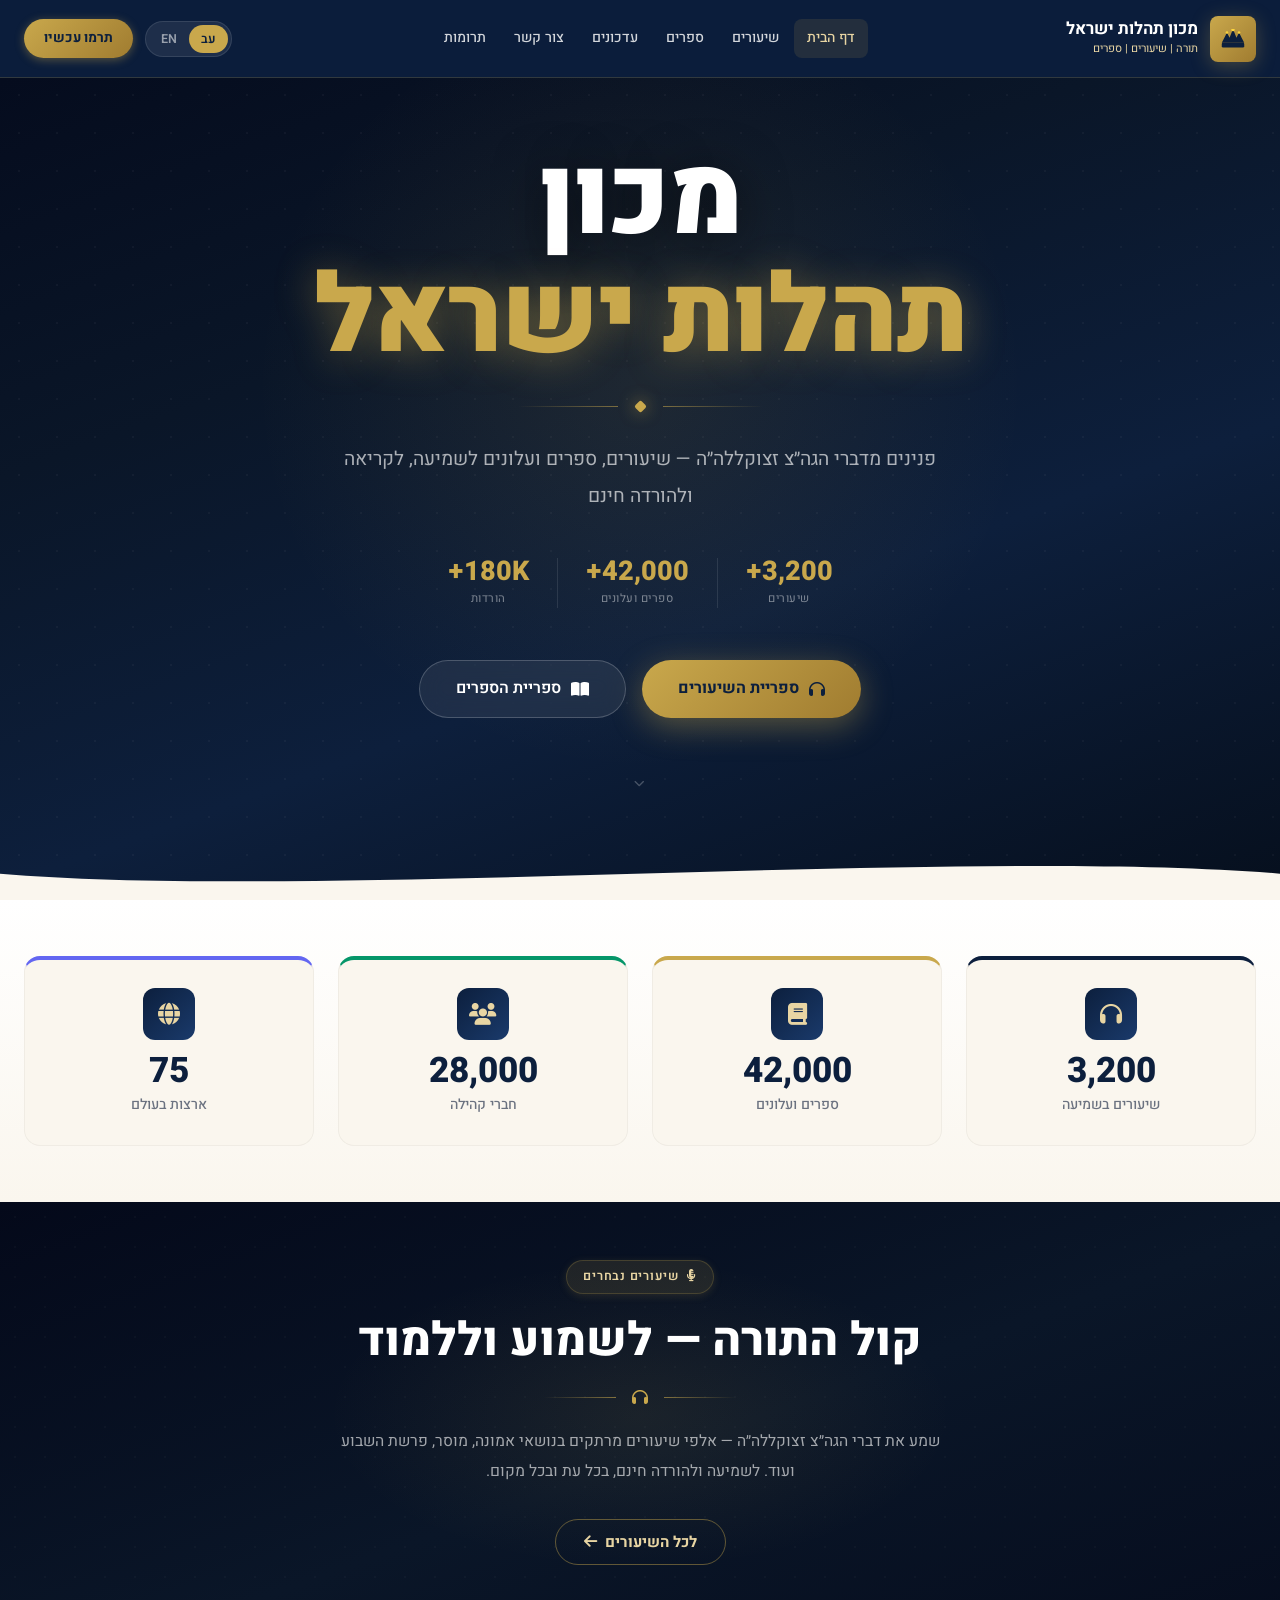
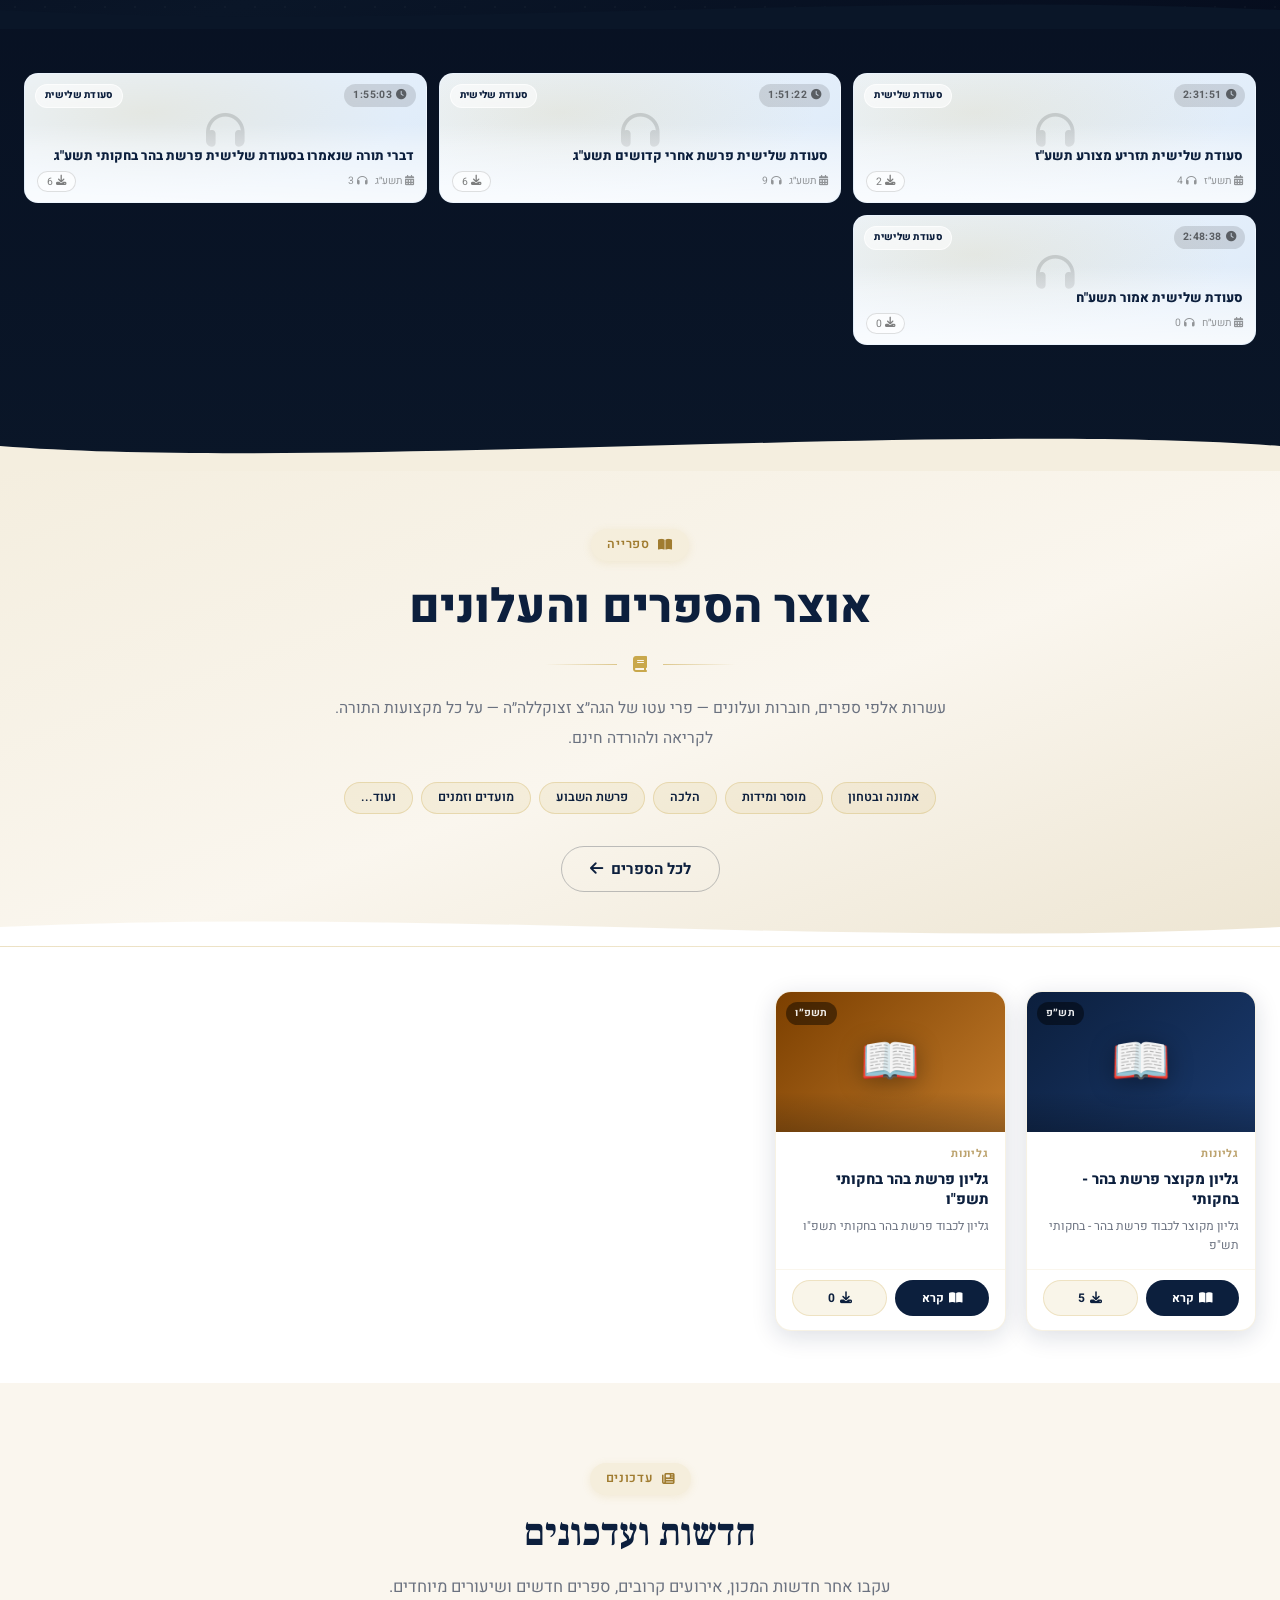
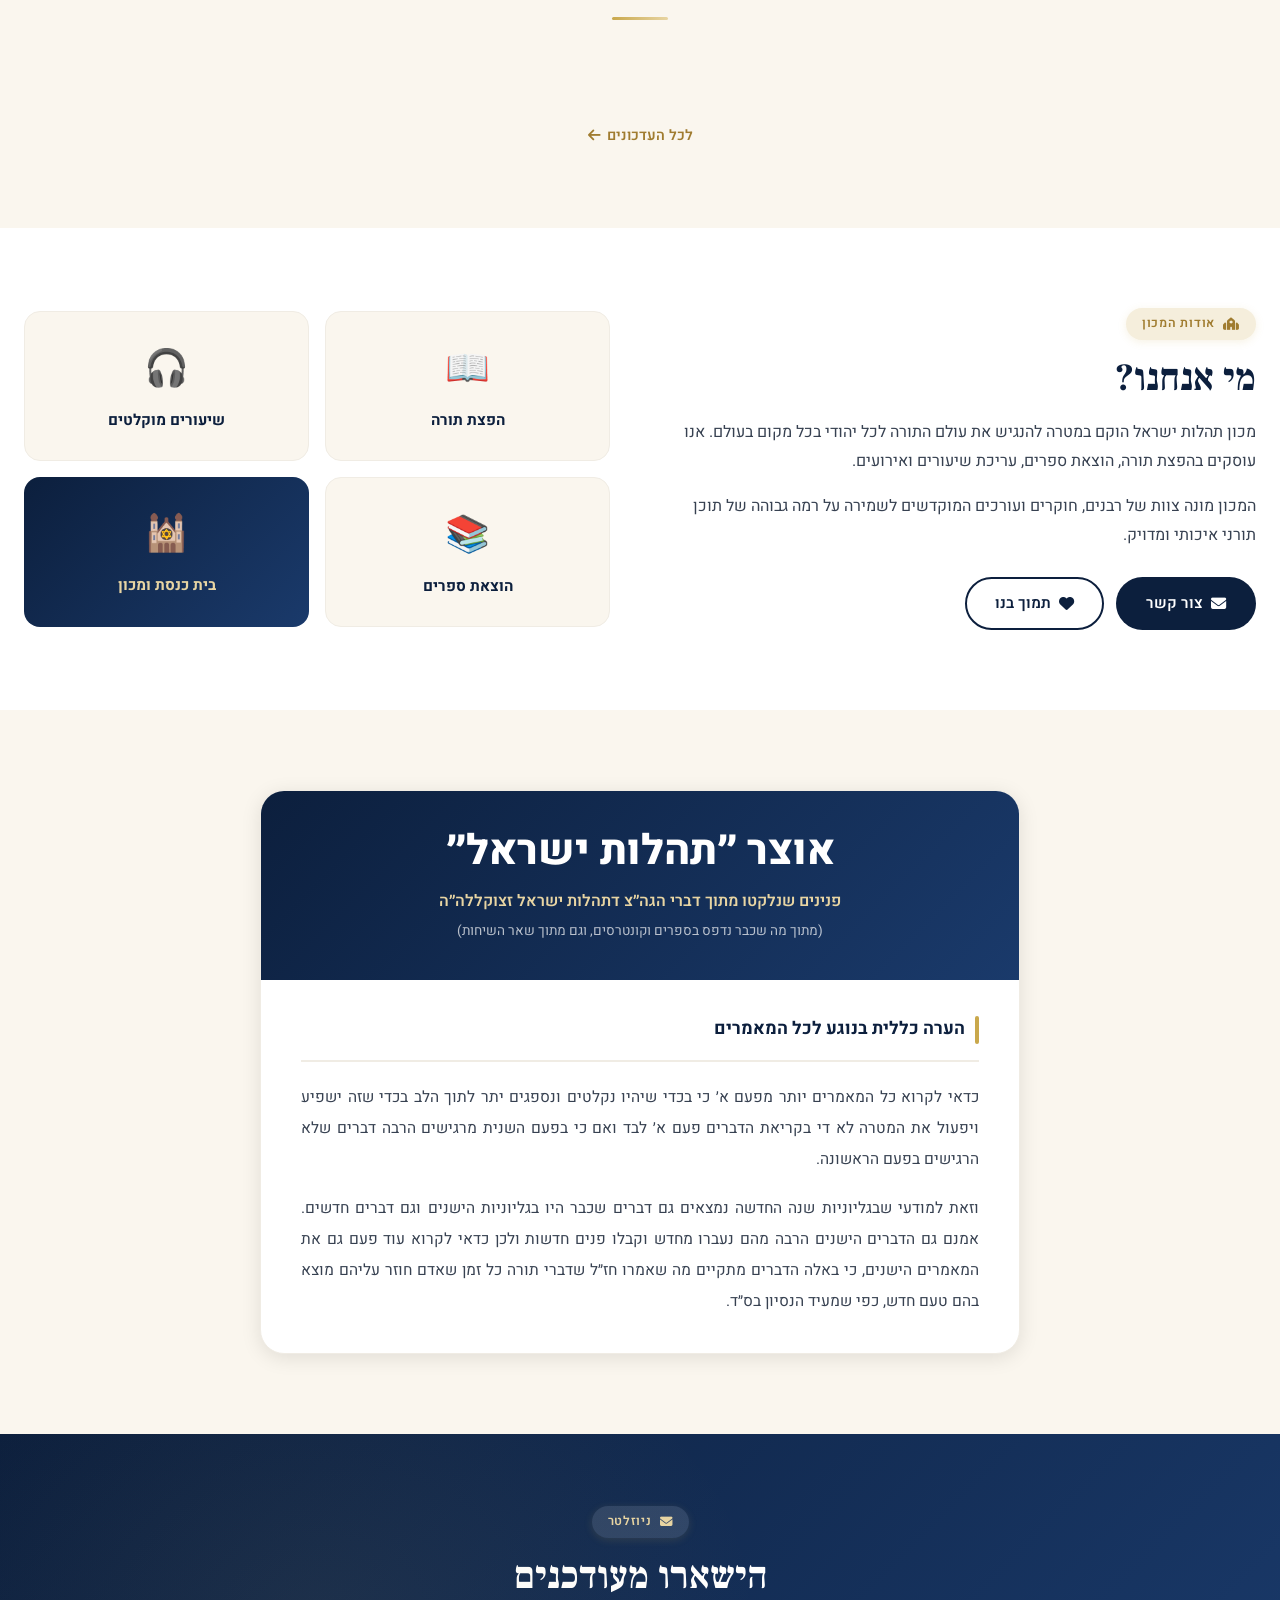
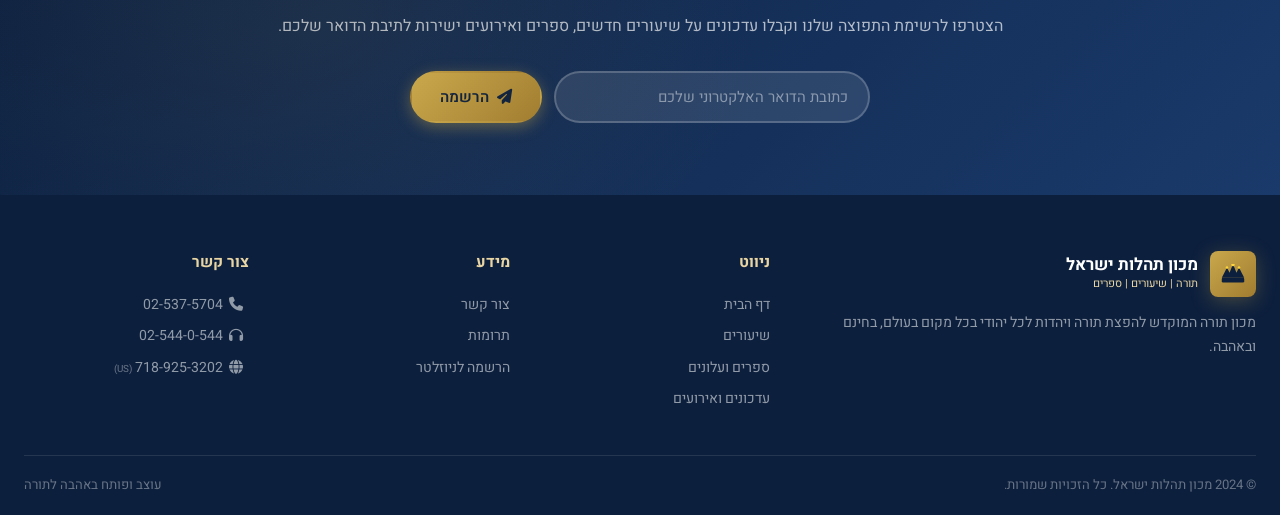
<file: index.html>
<!DOCTYPE html>
<html lang="he" dir="rtl">
<head>
  <meta charset="UTF-8">
  <meta name="viewport" content="width=device-width, initial-scale=1.0">
  <title>מכון תהלות ישראל — Tehillot Israel Institute</title>
  <meta name="description" content="מכון תהלות ישראל — מאגר אלפי שיעורים ועשרות אלפי ספרים ועלונים. Torah lessons, books and pamphlets.">
  <link rel="stylesheet" href="css/style.css">
  <link rel="stylesheet" href="https://cdnjs.cloudflare.com/ajax/libs/font-awesome/6.5.0/css/all.min.css">
  <style>
    /* ===== NEW HERO ===== */
    .hero-grand {
      min-height: 100vh;
      background: linear-gradient(160deg, #040a1c 0%, #0a1628 35%, #0d1f3c 65%, #060f1d 100%);
      position: relative; display: flex; align-items: center; justify-content: center;
      overflow: hidden; padding-top: var(--nav-h);
    }
    /* dot grid */
    .hero-grand::before {
      content: ''; position: absolute; inset: 0; pointer-events: none;
      background-image: radial-gradient(rgba(255,255,255,.035) 1.5px, transparent 1.5px);
      background-size: 38px 38px;
    }
    /* golden glow center */
    .hero-grand::after {
      content: ''; position: absolute; pointer-events: none;
      width: 800px; height: 800px; border-radius: 50%;
      background: radial-gradient(ellipse, rgba(201,168,76,.1) 0%, transparent 68%);
      top: 50%; left: 50%; transform: translate(-50%, -58%);
    }
    .hero-grand-content { position: relative; z-index: 2; text-align: center; padding: 48px 20px 96px; }
    /* emblem */
    .hero-emblem {
      width: 96px; height: 96px;
      background: linear-gradient(135deg, var(--gold) 0%, var(--gold-dark) 100%);
      border-radius: 26px; display: flex; align-items: center; justify-content: center;
      margin: 0 auto 36px;
      font-size: 2.4rem; font-weight: 900; color: var(--primary); letter-spacing: -2px;
      box-shadow: 0 0 0 14px rgba(201,168,76,.1), 0 24px 64px rgba(201,168,76,.3);
      animation: emblem-pulse 3s ease-in-out infinite;
    }
    @keyframes emblem-pulse {
      0%, 100% { box-shadow: 0 0 0 14px rgba(201,168,76,.1), 0 24px 64px rgba(201,168,76,.25); }
      50%       { box-shadow: 0 0 0 22px rgba(201,168,76,.06), 0 24px 64px rgba(201,168,76,.4); }
    }
    .hero-supertitle {
      font-size: .68rem; letter-spacing: 5px; color: var(--gold-light);
      text-transform: uppercase; margin-bottom: 22px; font-weight: 600; opacity: .8;
    }
    .hero-main-title {
      font-family: var(--font-he); font-size: clamp(3rem, 9vw, 6.8rem);
      color: #fff; margin: 0 0 18px; font-weight: 900; line-height: 1.08;
      text-shadow: 0 6px 48px rgba(0,0,0,.55); letter-spacing: -1px;
    }
    .hero-main-title .gold { color: var(--gold); text-shadow: 0 4px 40px rgba(201,168,76,.45); }
    /* ornamental divider */
    .hero-ornament {
      display: flex; align-items: center; justify-content: center;
      gap: 18px; margin: 26px auto 30px;
    }
    .hero-ornament-line {
      height: 1px; width: 100px;
      background: linear-gradient(to var(--dir-end, left), transparent, rgba(201,168,76,.55));
    }
    .hero-ornament-diamond {
      width: 9px; height: 9px; background: var(--gold);
      transform: rotate(45deg); border-radius: 2px;
      box-shadow: 0 0 16px rgba(201,168,76,.7);
    }
    .hero-tagline {
      font-size: clamp(.95rem, 2vw, 1.2rem); color: rgba(255,255,255,.65);
      margin: 0 auto 44px; max-width: 600px; line-height: 1.9; font-weight: 400;
    }
    /* inline stats */
    .hero-mini-stats {
      display: flex; align-items: center; justify-content: center;
      gap: 0; margin-bottom: 52px; flex-wrap: wrap;
    }
    .hero-mini-stat { text-align: center; padding: 0 28px; }
    .hero-mini-stat + .hero-mini-stat { border-right: 1px solid rgba(255,255,255,.1); }
    .hero-mini-num { font-size: 1.7rem; font-weight: 800; color: var(--gold); line-height: 1; }
    .hero-mini-lbl { font-size: .72rem; color: rgba(255,255,255,.45); margin-top: 4px; letter-spacing: .5px; }
    /* CTA buttons */
    .hero-cta-row { display: flex; gap: 16px; justify-content: center; flex-wrap: wrap; }
    .hero-btn-gold {
      display: inline-flex; align-items: center; gap: 10px;
      background: linear-gradient(135deg, var(--gold) 0%, var(--gold-dark) 100%);
      color: var(--primary); font-weight: 700; font-size: 1rem;
      padding: 15px 36px; border-radius: 50px; text-decoration: none;
      box-shadow: 0 8px 32px rgba(201,168,76,.4);
      transition: transform .2s, box-shadow .2s;
    }
    .hero-btn-gold:hover { transform: translateY(-3px); box-shadow: 0 14px 44px rgba(201,168,76,.5); }
    .hero-btn-ghost {
      display: inline-flex; align-items: center; gap: 10px;
      background: rgba(255,255,255,.07); color: #fff; font-weight: 600; font-size: 1rem;
      padding: 15px 36px; border-radius: 50px; text-decoration: none;
      border: 1.5px solid rgba(255,255,255,.2);
      backdrop-filter: blur(12px); transition: background .2s, transform .2s;
    }
    .hero-btn-ghost:hover { background: rgba(255,255,255,.13); transform: translateY(-3px); }
    /* scroll hint */
    .hero-scroll-hint {
      margin-top: 60px; color: rgba(255,255,255,.25);
      display: flex; flex-direction: column; align-items: center; gap: 6px;
      font-size: .68rem; letter-spacing: 2px;
    }
    .hero-scroll-hint i { animation: hint-bounce .9s ease-in-out infinite alternate; }
    @keyframes hint-bounce {
      from { transform: translateY(0); opacity: .3; }
      to   { transform: translateY(7px); opacity: .7; }
    }
    .p-0 { padding: 0 !important; }
    /* ===== Featured section toppers ===== */
    .feat-section-topper {
      padding: 58px 0 46px; text-align: center;
      position: relative; overflow: hidden;
    }
    .lessons-topper {
      background: linear-gradient(160deg,#04091a 0%,#0a1628 55%,#060d1e 100%);
      padding-bottom: 64px;
    }
    .lessons-topper::before {
      content:''; position:absolute; inset:0; pointer-events:none;
      background-image: radial-gradient(rgba(255,255,255,.022) 1px, transparent 1px);
      background-size: 30px 30px;
    }
    .lessons-topper::after {
      content:''; position:absolute; pointer-events:none;
      width:650px; height:320px; border-radius:50%;
      background: radial-gradient(ellipse, rgba(201,168,76,.09) 0%, transparent 68%);
      top:50%; left:50%; transform:translate(-50%,-50%);
    }
    /* wave transitions */
    .lessons-wave, .books-wave {
      position:absolute; bottom:-1px; left:0; right:0; line-height:0; z-index:3;
    }
    .books-topper {
      background: linear-gradient(160deg,#f4eedf 0%,#faf6ee 55%,#ede5d2 100%);
      border-bottom: 1px solid rgba(201,168,76,.18);
    }
    .feat-topper-inner { position:relative; z-index:2; max-width:680px; margin:0 auto; }
    .lessons-topper .section-tag {
      background: rgba(201,168,76,.13); color: var(--gold-light);
      border: 1px solid rgba(201,168,76,.22);
    }
    .feat-title {
      font-family: var(--font-he);
      font-size: clamp(1.9rem,4vw,2.9rem);
      font-weight: 800; line-height: 1.15; margin: 0 0 22px;
    }
    .lessons-topper .feat-title { color:#fff; }
    .books-topper   .feat-title { color:var(--primary); }
    .feat-ornament {
      display:flex; align-items:center; justify-content:center;
      gap:16px; margin-bottom:22px;
    }
    .feat-line {
      display:block; height:1px; width:72px;
      background: linear-gradient(to left, transparent, rgba(201,168,76,.6));
    }
    .feat-line-r { background: linear-gradient(to right, transparent, rgba(201,168,76,.6)); }
    .feat-icon { color:var(--gold); font-size:1rem; }
    .feat-desc { font-size:.98rem; line-height:1.9; max-width:620px; margin:0 auto; }
    .lessons-topper .feat-desc { color:rgba(255,255,255,.62); }
    .books-topper   .feat-desc { color:var(--text-light); }
    .feat-cards-wrap { padding-top:44px; padding-bottom:52px; }
    .feat-cards-wrap:empty,
    .feat-cards-wrap[data-empty="1"] { display:none; }

    /* ===== Homepage Lesson Cards (audio-tile style) ===== */
    .home-lessons-grid {
      display:grid;
      grid-template-columns: repeat(3,1fr);
      gap:12px;
    }
    @media(max-width:768px){ .home-lessons-grid { grid-template-columns:1fr 1fr; } }
    @media(max-width:480px){ .home-lessons-grid { grid-template-columns:1fr; } }

    .hlc {
      position:relative; border-radius:14px; overflow:hidden;
      height:130px; cursor:pointer;
      border:1px solid rgba(255,255,255,.13);
      transition:transform .22s, box-shadow .22s;
    }
    .hlc:hover { transform:translateY(-3px) scale(1.015); box-shadow:0 12px 32px rgba(0,0,0,.35); }

    /* single light color for all tiles */
    .hlc { background:linear-gradient(145deg,#eef6ff,#ddeaf8); }
    .hlc::before {
      content:''; position:absolute; inset:0;
      background:radial-gradient(ellipse at 30% 30%, var(--tc,rgba(201,168,76,.15)), transparent 65%);
      pointer-events:none;
    }

    /* duration stamp */
    .hlc-dur {
      position:absolute; top:10px; right:10px;
      background:rgba(0,0,0,.12);
      color:rgba(0,0,0,.55); font-size:.65rem; font-weight:700;
      padding:3px 9px; border-radius:20px; letter-spacing:.4px;
      display:flex; align-items:center; gap:4px;
    }

    /* category tag */
    .hlc-cat {
      position:absolute; top:10px; left:10px;
      background:rgba(255,255,255,.55); backdrop-filter:blur(6px);
      border:1px solid rgba(255,255,255,.7);
      color:var(--primary); font-size:.62rem; font-weight:800;
      padding:3px 9px; border-radius:20px; letter-spacing:.3px;
    }

    /* big headphone icon center */
    .hlc-icon {
      position:absolute; top:50%; left:50%; transform:translate(-50%,-58%);
      font-size:2.4rem; opacity:.13; pointer-events:none; color:#000;
    }

    /* play button — shows on hover */
    .hlc-play-wrap {
      position:absolute; top:50%; left:50%; transform:translate(-50%,-50%);
      opacity:0; transition:opacity .2s; z-index:3;
    }
    .hlc:hover .hlc-play-wrap { opacity:1; }
    .hlc-play {
      width:44px; height:44px; border-radius:50%;
      background:linear-gradient(135deg,var(--gold),var(--gold-dark));
      border:none; cursor:pointer; display:flex; align-items:center; justify-content:center;
      color:var(--primary); font-size:1rem;
      box-shadow:0 4px 18px rgba(201,168,76,.5);
      transition:transform .15s;
    }
    .hlc-play:hover { transform:scale(1.1); }

    /* bottom info bar */
    .hlc-bottom {
      position:absolute; bottom:0; left:0; right:0;
      background:linear-gradient(to top, rgba(255,255,255,.75) 0%, rgba(255,255,255,.35) 70%, transparent 100%);
      padding:24px 12px 10px;
    }
    .hlc-title {
      font-size:.82rem; font-weight:800; color:var(--primary); line-height:1.3;
      display:-webkit-box; -webkit-line-clamp:2; -webkit-box-orient:vertical; overflow:hidden;
      margin-bottom:6px;
    }
    .hlc-foot { display:flex; align-items:center; justify-content:space-between; }
    .hlc-stats { display:flex; gap:8px; font-size:.65rem; color:rgba(0,0,0,.4); }
    .hlc-stats span { display:flex; align-items:center; gap:3px; }
    .hlc-dl {
      background:rgba(255,255,255,.6); border:1px solid rgba(0,0,0,.12); border-radius:20px;
      padding:2px 9px; font-size:.65rem; color:rgba(0,0,0,.5); cursor:pointer;
      transition:background .15s, color .15s; display:flex; align-items:center; gap:3px;
    }
    .hlc-dl:hover { background:var(--gold); color:var(--primary); border-color:var(--gold); }

    /* ===== Homepage Book Cards (book-cover style) ===== */
    .home-books-grid { display:grid; grid-template-columns:repeat(auto-fill,minmax(200px,1fr)); gap:20px; }
    .hbc {
      border-radius:16px; overflow:hidden;
      box-shadow:0 6px 24px rgba(12,31,61,.14);
      border:1px solid rgba(201,168,76,.15);
      background:#fff;
      display:flex; flex-direction:column;
      cursor:pointer;
      transition:transform .22s, box-shadow .22s;
    }
    .hbc:hover { transform:translateY(-6px) rotate(-0.5deg); box-shadow:0 18px 48px rgba(12,31,61,.18); }
    .hbc-cover {
      height:140px; position:relative; display:flex; align-items:center; justify-content:center;
      overflow:hidden;
    }
    .hbc-cover-emoji { font-size:3rem; position:relative; z-index:2; filter:drop-shadow(0 4px 12px rgba(0,0,0,.35)); }
    .hbc-cover::after {
      content:''; position:absolute; bottom:0; left:0; right:0; height:40px;
      background:linear-gradient(to top, rgba(0,0,0,.25), transparent);
    }
    .hbc-year-badge {
      position:absolute; top:10px; left:10px; z-index:3;
      background:rgba(0,0,0,.45); backdrop-filter:blur(8px);
      color:rgba(255,255,255,.9); font-size:.65rem; font-weight:700;
      padding:3px 9px; border-radius:20px; letter-spacing:.3px;
    }
    .hbc-body { padding:14px 16px; flex:1; }
    .hbc-cat {
      font-size:.68rem; font-weight:700; text-transform:uppercase;
      letter-spacing:.8px; margin-bottom:6px; opacity:.7;
    }
    .hbc-title { font-size:.92rem; font-weight:800; color:var(--primary); line-height:1.4; margin-bottom:6px; }
    .hbc-desc { font-size:.75rem; color:var(--text-light); line-height:1.6; display:-webkit-box; -webkit-line-clamp:2; -webkit-box-orient:vertical; overflow:hidden; }
    .hbc-foot {
      padding:10px 16px 14px; display:flex; gap:8px;
      border-top:1px solid rgba(201,168,76,.1);
    }
    .hbc-btn {
      flex:1; padding:8px 0; border-radius:20px; font-size:.75rem; font-weight:700;
      border:none; cursor:pointer; display:flex; align-items:center; justify-content:center; gap:5px;
      transition:transform .15s, box-shadow .15s;
    }
    .hbc-btn:hover { transform:translateY(-1px); }
    .hbc-btn-read { background:var(--primary); color:#fff; }
    .hbc-btn-dl { background:rgba(201,168,76,.12); color:var(--primary); border:1px solid rgba(201,168,76,.25); }

    /* Book cover color palette */
    .hbc-cover-0 { background:linear-gradient(135deg,#0c1f3d 0%,#1a3a6e 100%); }
    .hbc-cover-1 { background:linear-gradient(135deg,#7b3f00 0%,#c17a2a 100%); }
    .hbc-cover-2 { background:linear-gradient(135deg,#1a3a2a 0%,#2d6a4f 100%); }
    .hbc-cover-3 { background:linear-gradient(135deg,#3a1a2a 0%,#7a2d5a 100%); }
    .hbc-cover-4 { background:linear-gradient(135deg,#1a2a3a 0%,#2d4a7a 100%); }
    .hbc-cover-5 { background:linear-gradient(135deg,#3a2a0c 0%,#7a5a1a 100%); }
    .feat-cta-link {
      display: inline-flex; align-items: center; gap: 8px;
      color: var(--gold-light); font-weight: 700; font-size: .95rem;
      border: 1.5px solid rgba(201,168,76,.45); border-radius: 50px;
      padding: 10px 28px; transition: background .2s, gap .2s;
      text-decoration: none;
    }
    .feat-cta-link:hover { background: rgba(201,168,76,.1); gap: 14px; }
    .feat-cta-link--dark { color: var(--primary); border-color: rgba(10,22,40,.25); }
    .feat-cta-link--dark:hover { background: rgba(10,22,40,.06); }

    /* ===== Homepage polish ===== */
    .stats-section { background: linear-gradient(180deg,#fff 0%,var(--cream) 100%); }
    .stats-grid { gap: 24px; }
    .stat-card { border-top: 4px solid transparent; position: relative; overflow: hidden; }
    .stat-card::before { content:''; position:absolute; inset:0; opacity:0; transition: opacity .3s;
      background: linear-gradient(135deg, rgba(201,168,76,.04), transparent); }
    .stat-card:hover::before { opacity:1; }
    .stat-card:nth-child(1) { border-top-color: var(--primary); }
    .stat-card:nth-child(2) { border-top-color: var(--gold); }
    .stat-card:nth-child(3) { border-top-color: var(--success); }
    .stat-card:nth-child(4) { border-top-color: #6366f1; }
    .stat-num { font-size: 2.2rem; }
    .section-header { position: relative; }
    .section-header::after {
      content:''; display:block; width:56px; height:3px;
      background: linear-gradient(to right, var(--gold), var(--gold-light));
      margin: 14px auto 0; border-radius:2px;
    }
    .card { transition: transform .22s ease, box-shadow .22s ease; }
    .card:hover { transform: translateY(-5px); box-shadow: 0 12px 36px rgba(12,31,61,.12); }
    .section { position: relative; }
    .section-tag { box-shadow: 0 2px 8px rgba(201,168,76,.15); }
    .subscribe-section { position: relative; overflow: hidden; }
    #subscribeSection { scroll-margin-top: var(--nav-h, 80px); }
    .subscribe-section::before {
      content:''; position:absolute; top:-40%; left:-10%;
      width:70%; height:180%;
      background: radial-gradient(ellipse, rgba(201,168,76,.07), transparent 70%);
      pointer-events:none;
    }
  </style>
</head>
<body>

<!-- NAVBAR -->
<nav class="navbar" id="navbar">
  <div class="nav-container">
    <a href="index.html" class="nav-logo">
      <div class="nav-logo-icon">
        <svg viewBox="0 0 30 22" width="26" height="19" fill="none" xmlns="http://www.w3.org/2000/svg">
          <path d="M2,16 L5,10 L8,4 L11,10 L15,0 L19,10 L22,4 L25,10 L28,16 Z" fill="#0c1f3d"/>
          <rect x="2" y="16" width="26" height="5.5" rx="1.5" fill="#0c1f3d"/>
          <circle cx="8"  cy="4"   r="1.5" fill="rgba(255,215,60,0.95)"/>
          <circle cx="15" cy="0.8" r="1.9" fill="rgba(255,215,60,1)"/>
          <circle cx="22" cy="4"   r="1.5" fill="rgba(255,215,60,0.95)"/>
        </svg>
      </div>
      <div>
        <div class="nav-logo-title" data-he="מכון תהלות ישראל" data-en="Tehillot Israel Institute">מכון תהלות ישראל</div>
        <div class="nav-logo-sub" data-he="תורה | שיעורים | ספרים" data-en="Torah | Lessons | Books">תורה | שיעורים | ספרים</div>
      </div>
    </a>
    <div class="nav-links" id="navLinks">
      <a href="index.html" class="active" data-he="דף הבית" data-en="Home">דף הבית</a>
      <a href="lessons.html" data-he="שיעורים" data-en="Lessons">שיעורים</a>
      <a href="books.html" data-he="ספרים" data-en="Books">ספרים</a>
      <a href="updates.html" data-he="עדכונים" data-en="Updates">עדכונים</a>
      <a href="contact.html" data-he="צור קשר" data-en="Contact">צור קשר</a>
      <a href="donate.html" data-he="תרומות" data-en="Donate">תרומות</a>
    </div>
    <div class="nav-actions">
      <div class="lang-switcher">
        <button class="lang-btn active" data-lang="he">עב</button>
        <button class="lang-btn" data-lang="en">EN</button>
      </div>
      <a href="donate.html" class="btn-donate-nav" data-he="תרמו עכשיו" data-en="Donate Now">תרמו עכשיו</a>
      <div class="hamburger" id="hamburger" onclick="document.getElementById('navLinks').classList.toggle('open')">
        <span></span><span></span><span></span>
      </div>
    </div>
  </div>
</nav>

<!-- HERO -->
<section class="hero-grand">
  <div class="container hero-grand-content">

    <!-- Main title -->
    <h1 class="hero-main-title">
      <span data-he="מכון" data-en="Tehillot">מכון</span>
      <br>
      <span class="gold" data-he="תהלות ישראל" data-en="Israel Institute">תהלות ישראל</span>
    </h1>

    <!-- Ornamental divider -->
    <div class="hero-ornament">
      <div class="hero-ornament-line" style="--dir-end:left"></div>
      <div class="hero-ornament-diamond"></div>
      <div class="hero-ornament-line" style="--dir-end:right"></div>
    </div>

    <!-- Tagline -->
    <p class="hero-tagline" data-he="פנינים מדברי הגה״צ זצוקללה״ה — שיעורים, ספרים ועלונים לשמיעה, לקריאה ולהורדה חינם" data-en="Torah wisdom — thousands of lessons, books and pamphlets to listen, read and download for free">
      פנינים מדברי הגה״צ זצוקללה״ה — שיעורים, ספרים ועלונים לשמיעה, לקריאה ולהורדה חינם
    </p>

    <!-- Mini stats -->
    <div class="hero-mini-stats">
      <div class="hero-mini-stat">
        <div class="hero-mini-num">3,200+</div>
        <div class="hero-mini-lbl" data-he="שיעורים" data-en="Lessons">שיעורים</div>
      </div>
      <div class="hero-mini-stat">
        <div class="hero-mini-num">42,000+</div>
        <div class="hero-mini-lbl" data-he="ספרים ועלונים" data-en="Books & Pamphlets">ספרים ועלונים</div>
      </div>
      <div class="hero-mini-stat">
        <div class="hero-mini-num">180K+</div>
        <div class="hero-mini-lbl" data-he="הורדות" data-en="Downloads">הורדות</div>
      </div>
    </div>

    <!-- CTA Buttons -->
    <div class="hero-cta-row">
      <a href="lessons.html" class="hero-btn-gold">
        <i class="fas fa-headphones"></i>
        <span data-he="ספריית השיעורים" data-en="Lessons Library">ספריית השיעורים</span>
      </a>
      <a href="books.html" class="hero-btn-ghost">
        <i class="fas fa-book-open"></i>
        <span data-he="ספריית הספרים" data-en="Books Library">ספריית הספרים</span>
      </a>
    </div>

    <!-- Scroll hint -->
    <div class="hero-scroll-hint">
      <i class="fas fa-chevron-down"></i>
    </div>

  </div>

  <!-- Wave -->
  <div class="hero-wave" style="position:absolute;bottom:0;left:0;right:0;line-height:0">
    <svg viewBox="0 0 1440 60" preserveAspectRatio="none" xmlns="http://www.w3.org/2000/svg" style="width:100%;display:block">
      <path d="M0,30 C360,60 1080,0 1440,30 L1440,60 L0,60 Z" fill="#faf6ee"/>
    </svg>
  </div>
</section>

<!-- STATS -->
<section class="stats-section">
  <div class="container">
    <div class="stats-grid">
      <div class="stat-card">
        <div class="stat-icon"><i class="fas fa-headphones"></i></div>
        <div class="stat-num count-animate" data-target="3200">0</div>
        <div class="stat-lbl" data-he="שיעורים בשמיעה" data-en="Audio Lessons">שיעורים בשמיעה</div>
      </div>
      <div class="stat-card">
        <div class="stat-icon"><i class="fas fa-book"></i></div>
        <div class="stat-num count-animate" data-target="42000">0</div>
        <div class="stat-lbl" data-he="ספרים ועלונים" data-en="Books & Pamphlets">ספרים ועלונים</div>
      </div>
      <div class="stat-card">
        <div class="stat-icon"><i class="fas fa-users"></i></div>
        <div class="stat-num count-animate" data-target="28000">0</div>
        <div class="stat-lbl" data-he="חברי קהילה" data-en="Community Members">חברי קהילה</div>
      </div>
      <div class="stat-card">
        <div class="stat-icon"><i class="fas fa-globe"></i></div>
        <div class="stat-num count-animate" data-target="75">0</div>
        <div class="stat-lbl" data-he="ארצות בעולם" data-en="Countries Worldwide">ארצות בעולם</div>
      </div>
    </div>
  </div>
</section>

<!-- FEATURED LESSONS -->
<section class="section p-0" style="background:linear-gradient(180deg,#060d1e 0%,#0a1628 100%);">
  <!-- Dark header strip -->
  <div class="feat-section-topper lessons-topper">
    <div class="container">
      <div class="feat-topper-inner">
        <div class="section-tag" style="margin-bottom:20px">
          <i class="fas fa-microphone-alt"></i>
          <span data-he="שיעורים נבחרים" data-en="Featured Lessons">שיעורים נבחרים</span>
        </div>
        <h2 class="feat-title" data-he="קול התורה — לשמוע וללמוד" data-en="The Voice of Torah — Listen & Learn">
          קול התורה — לשמוע וללמוד
        </h2>
        <div class="feat-ornament">
          <span class="feat-line"></span>
          <i class="fas fa-headphones feat-icon"></i>
          <span class="feat-line feat-line-r"></span>
        </div>
        <p class="feat-desc" data-he="שמע את דברי הגה״צ זצוקללה״ה — אלפי שיעורים מרתקים בנושאי אמונה, מוסר, פרשת השבוע ועוד. לשמיעה ולהורדה חינם, בכל עת ובכל מקום." data-en="Listen to the words of the Gaon — thousands of fascinating lessons on faith, ethics, Torah portion and more. Free to listen and download, anytime, anywhere.">
          שמע את דברי הגה״צ זצוקללה״ה — אלפי שיעורים מרתקים בנושאי אמונה, מוסר, פרשת השבוע ועוד.<br>
          לשמיעה ולהורדה חינם, בכל עת ובכל מקום.
        </p>
        <div style="margin-top:32px">
          <a href="lessons.html" class="feat-cta-link">
            <span data-he="לכל השיעורים" data-en="All Lessons">לכל השיעורים</span>
            <i class="fas fa-arrow-left"></i>
          </a>
        </div>
      </div>
    </div>
    <!-- wave transition to cards area -->
    <div class="lessons-wave">
      <svg viewBox="0 0 1440 40" preserveAspectRatio="none" xmlns="http://www.w3.org/2000/svg" style="width:100%;display:block;height:40px">
        <path d="M0,20 C480,42 960,0 1440,20 L1440,40 L0,40 Z" fill="#0a1628"/>
      </svg>
    </div>
  </div>
  <!-- Cards area -->
  <div class="container feat-cards-wrap" style="background:transparent">
    <div class="home-lessons-grid" id="featuredLessons"></div>
  </div>
  <!-- wave out to books section -->
  <div style="line-height:0;margin-top:24px">
    <svg viewBox="0 0 1440 50" preserveAspectRatio="none" xmlns="http://www.w3.org/2000/svg" style="width:100%;display:block;height:50px">
      <path d="M0,25 C360,50 1080,0 1440,25 L1440,50 L0,50 Z" fill="#f4eedf"/>
    </svg>
  </div>
</section>

<!-- FEATURED BOOKS -->
<section class="section p-0" style="background:white;">
  <!-- Warm header strip -->
  <div class="feat-section-topper books-topper">
    <div class="container">
      <div class="feat-topper-inner" style="padding-bottom:8px">
        <div class="section-tag" style="margin-bottom:20px">
          <i class="fas fa-book-open"></i>
          <span data-he="ספרייה" data-en="Library">ספרייה</span>
        </div>
        <h2 class="feat-title" data-he="אוצר הספרים והעלונים" data-en="Treasury of Books & Pamphlets">
          אוצר הספרים והעלונים
        </h2>
        <div class="feat-ornament">
          <span class="feat-line"></span>
          <i class="fas fa-book feat-icon"></i>
          <span class="feat-line feat-line-r"></span>
        </div>
        <p class="feat-desc" data-he="עשרות אלפי ספרים, חוברות ועלונים — פרי עטו של הגה״צ זצוקללה״ה — על כל מקצועות התורה. לקריאה ולהורדה חינם." data-en="Tens of thousands of books, pamphlets and bulletins — by the Gaon — on all fields of Torah. Free to read and download.">
          עשרות אלפי ספרים, חוברות ועלונים — פרי עטו של הגה״צ זצוקללה״ה — על כל מקצועות התורה.<br>
          לקריאה ולהורדה חינם.
        </p>
        <!-- Category chips -->
        <div style="display:flex;flex-wrap:wrap;gap:8px;justify-content:center;margin-top:28px">
          <span style="background:rgba(201,168,76,.12);color:var(--primary);border:1px solid rgba(201,168,76,.3);padding:5px 16px;border-radius:50px;font-size:.78rem;font-weight:600">אמונה ובטחון</span>
          <span style="background:rgba(201,168,76,.12);color:var(--primary);border:1px solid rgba(201,168,76,.3);padding:5px 16px;border-radius:50px;font-size:.78rem;font-weight:600">מוסר ומידות</span>
          <span style="background:rgba(201,168,76,.12);color:var(--primary);border:1px solid rgba(201,168,76,.3);padding:5px 16px;border-radius:50px;font-size:.78rem;font-weight:600">הלכה</span>
          <span style="background:rgba(201,168,76,.12);color:var(--primary);border:1px solid rgba(201,168,76,.3);padding:5px 16px;border-radius:50px;font-size:.78rem;font-weight:600">פרשת השבוע</span>
          <span style="background:rgba(201,168,76,.12);color:var(--primary);border:1px solid rgba(201,168,76,.3);padding:5px 16px;border-radius:50px;font-size:.78rem;font-weight:600">מועדים וזמנים</span>
          <span style="background:rgba(201,168,76,.12);color:var(--primary);border:1px solid rgba(201,168,76,.3);padding:5px 16px;border-radius:50px;font-size:.78rem;font-weight:600">ועוד...</span>
        </div>
        <div style="margin-top:32px">
          <a href="books.html" class="feat-cta-link feat-cta-link--dark">
            <span data-he="לכל הספרים" data-en="All Books">לכל הספרים</span>
            <i class="fas fa-arrow-left"></i>
          </a>
        </div>
      </div>
    </div>
    <!-- wave transition to cards area -->
    <div class="books-wave">
      <svg viewBox="0 0 1440 40" preserveAspectRatio="none" xmlns="http://www.w3.org/2000/svg" style="width:100%;display:block;height:40px">
        <path d="M0,20 C480,0 960,42 1440,20 L1440,40 L0,40 Z" fill="white"/>
      </svg>
    </div>
  </div>
  <!-- Cards area -->
  <div class="container feat-cards-wrap">
    <div class="home-books-grid" id="featuredBooks"></div>
  </div>
</section>

<!-- LATEST UPDATES -->
<section class="section" style="background: var(--cream);">
  <div class="container">
    <div class="section-header">
      <div class="section-tag"><i class="fas fa-newspaper"></i> <span data-he="עדכונים" data-en="Updates">עדכונים</span></div>
      <h2 class="section-title" data-he="חדשות ועדכונים" data-en="News & Updates">חדשות ועדכונים</h2>
      <p class="section-desc" data-he="עקבו אחר חדשות המכון, אירועים קרובים, ספרים חדשים ושיעורים מיוחדים." data-en="Follow institute news, upcoming events, new publications and special lessons.">
        עקבו אחר חדשות המכון, אירועים קרובים, ספרים חדשים ושיעורים מיוחדים.
      </p>
    </div>
    <div class="grid-2" id="featuredUpdates"></div>
    <div class="text-center" style="margin-top:24px">
      <a href="updates.html" class="section-link">
        <span data-he="לכל העדכונים" data-en="All Updates">לכל העדכונים</span>
        <i class="fas fa-arrow-left"></i>
      </a>
    </div>
  </div>
</section>

<!-- ABOUT SECTION -->
<section class="section" style="background: white;">
  <div class="container">
    <div class="grid-2" style="align-items:center;gap:60px">
      <div>
        <div class="section-tag"><i class="fas fa-synagogue"></i> <span data-he="אודות המכון" data-en="About the Institute">אודות המכון</span></div>
        <h2 class="section-title" data-he="מי אנחנו?" data-en="Who Are We?">מי אנחנו?</h2>
        <p style="margin-bottom:16px" data-he="מכון תהלות ישראל הוקם במטרה להנגיש את עולם התורה לכל יהודי בכל מקום בעולם. אנו עוסקים בהפצת תורה, הוצאת ספרים, עריכת שיעורים ואירועים." data-en="Tehillot Israel Institute was founded to make the world of Torah accessible to every Jew everywhere. We engage in spreading Torah, publishing books, and organizing lessons and events.">
          מכון תהלות ישראל הוקם במטרה להנגיש את עולם התורה לכל יהודי בכל מקום בעולם. אנו עוסקים בהפצת תורה, הוצאת ספרים, עריכת שיעורים ואירועים.
        </p>
        <p data-he="המכון מונה צוות של רבנים, חוקרים ועורכים המוקדשים לשמירה על רמה גבוהה של תוכן תורני איכותי ומדויק." data-en="The Institute has a team of rabbis, researchers and editors dedicated to maintaining a high standard of quality and accurate Torah content.">
          המכון מונה צוות של רבנים, חוקרים ועורכים המוקדשים לשמירה על רמה גבוהה של תוכן תורני איכותי ומדויק.
        </p>
        <div style="display:flex;gap:12px;margin-top:28px;flex-wrap:wrap">
          <a href="contact.html" class="btn btn-dark">
            <i class="fas fa-envelope"></i>
            <span data-he="צור קשר" data-en="Contact Us">צור קשר</span>
          </a>
          <a href="donate.html" class="btn btn-outline-dark">
            <i class="fas fa-heart"></i>
            <span data-he="תמוך בנו" data-en="Support Us">תמוך בנו</span>
          </a>
        </div>
      </div>
      <div style="display:grid;grid-template-columns:1fr 1fr;gap:16px">
        <div style="background:var(--cream);border-radius:var(--r-lg);padding:28px;text-align:center;border:1px solid var(--border-light)">
          <div style="font-size:36px;margin-bottom:10px">📖</div>
          <div style="font-size:.95rem;font-weight:700;color:var(--primary)" data-he="הפצת תורה" data-en="Torah Outreach">הפצת תורה</div>
        </div>
        <div style="background:var(--cream);border-radius:var(--r-lg);padding:28px;text-align:center;border:1px solid var(--border-light)">
          <div style="font-size:36px;margin-bottom:10px">🎧</div>
          <div style="font-size:.95rem;font-weight:700;color:var(--primary)" data-he="שיעורים מוקלטים" data-en="Recorded Lessons">שיעורים מוקלטים</div>
        </div>
        <div style="background:var(--cream);border-radius:var(--r-lg);padding:28px;text-align:center;border:1px solid var(--border-light)">
          <div style="font-size:36px;margin-bottom:10px">📚</div>
          <div style="font-size:.95rem;font-weight:700;color:var(--primary)" data-he="הוצאת ספרים" data-en="Book Publishing">הוצאת ספרים</div>
        </div>
        <div style="background:linear-gradient(135deg,var(--primary),var(--primary-light));border-radius:var(--r-lg);padding:28px;text-align:center">
          <div style="font-size:36px;margin-bottom:10px">🕍</div>
          <div style="font-size:.95rem;font-weight:700;color:var(--gold-light)" data-he="בית כנסת ומכון" data-en="Synagogue & Institute">בית כנסת ומכון</div>
        </div>
      </div>
    </div>
  </div>
</section>

<!-- OTZAR TEHILLOT YISRAEL -->
<section class="section" style="background:var(--cream);">
  <div class="container">
    <div style="max-width:760px;margin:0 auto">
      <div style="background:#fff;border-radius:var(--r-xl);box-shadow:var(--shadow-md);overflow:hidden;border:1px solid var(--border-light)">

        <!-- Header -->
        <div style="background:linear-gradient(135deg,var(--primary) 0%,var(--primary-light) 100%);padding:36px 40px;text-align:center">
          <h2 style="font-family:var(--font-he);font-size:clamp(1.8rem,4vw,2.6rem);color:#fff;margin:0 0 10px;font-weight:800;line-height:1.2">
            אוצר ״תהלות ישראל״
          </h2>
          <p style="color:var(--gold-light);font-size:1rem;margin:0 0 4px;font-weight:600">
            פנינים שנלקטו מתוך דברי הגה״צ דתהלות ישראל זצוקללה״ה
          </p>
          <p style="color:rgba(255,255,255,.7);font-size:.85rem;margin:0">
            (מתוך מה שכבר נדפס בספרים וקונטרסים, וגם מתוך שאר השיחות)
          </p>
        </div>

        <!-- Body -->
        <div style="padding:36px 40px" dir="rtl">
          <div style="display:flex;align-items:center;gap:10px;margin-bottom:20px;padding-bottom:16px;border-bottom:2px solid var(--border-light)">
            <div style="width:4px;height:28px;background:var(--gold);border-radius:2px;flex-shrink:0"></div>
            <h3 style="font-size:1.1rem;font-weight:700;color:var(--primary);margin:0">הערה כללית בנוגע לכל המאמרים</h3>
          </div>
          <p style="line-height:2;color:var(--text-med);font-size:.97rem;margin:0 0 18px;text-align:justify">
            כדאי לקרוא כל המאמרים יותר מפעם א׳ כי בכדי שיהיו נקלטים ונספגים יתר לתוך הלב בכדי שזה ישפיע ויפעול את המטרה לא די בקריאת הדברים פעם א׳ לבד ואם כי בפעם השנית מרגישים הרבה דברים שלא הרגישים בפעם הראשונה.
          </p>
          <p style="line-height:2;color:var(--text-med);font-size:.97rem;margin:0;text-align:justify">
            וזאת למודעי שבגליוניות שנה החדשה נמצאים גם דברים שכבר היו בגליוניות הישנים וגם דברים חדשים. אמנם גם הדברים הישנים הרבה מהם נעברו מחדש וקבלו פנים חדשות ולכן כדאי לקרוא עוד פעם גם את המאמרים הישנים, כי באלה הדברים מתקיים מה שאמרו חז״ל שדברי תורה כל זמן שאדם חוזר עליהם מוצא בהם טעם חדש, כפי שמעיד הנסיון בס״ד.
          </p>
        </div>

      </div>
    </div>
  </div>
</section>

<!-- SUBSCRIBE -->
<section class="subscribe-section" id="subscribeSection">
  <div class="container">
    <div class="section-tag" style="background:rgba(255,255,255,.12);color:var(--gold-light)">
      <i class="fas fa-envelope"></i> <span data-he="ניוזלטר" data-en="Newsletter">ניוזלטר</span>
    </div>
    <h2 data-he="הישארו מעודכנים" data-en="Stay Updated">הישארו מעודכנים</h2>
    <p data-he="הצטרפו לרשימת התפוצה שלנו וקבלו עדכונים על שיעורים חדשים, ספרים ואירועים ישירות לתיבת הדואר שלכם." data-en="Join our mailing list and receive updates on new lessons, books and events directly to your inbox.">
      הצטרפו לרשימת התפוצה שלנו וקבלו עדכונים על שיעורים חדשים, ספרים ואירועים ישירות לתיבת הדואר שלכם.
    </p>
    <form id="subscribeForm" class="subscribe-form">
      <input type="email" name="email" class="subscribe-input" required
        data-he="כתובת הדואר האלקטרוני שלכם" data-en="Your email address"
        placeholder="כתובת הדואר האלקטרוני שלכם">
      <button type="submit" class="btn btn-primary">
        <i class="fas fa-paper-plane"></i>
        <span data-he="הרשמה" data-en="Subscribe">הרשמה</span>
      </button>
    </form>
  </div>
</section>

<!-- FOOTER -->
<footer>
  <div class="container">
    <div class="footer-grid">
      <div>
        <a href="index.html" class="nav-logo" style="display:inline-flex">
          <div class="nav-logo-icon">
        <svg viewBox="0 0 30 22" width="26" height="19" fill="none" xmlns="http://www.w3.org/2000/svg">
          <path d="M2,16 L5,10 L8,4 L11,10 L15,0 L19,10 L22,4 L25,10 L28,16 Z" fill="#0c1f3d"/>
          <rect x="2" y="16" width="26" height="5.5" rx="1.5" fill="#0c1f3d"/>
          <circle cx="8"  cy="4"   r="1.5" fill="rgba(255,215,60,0.95)"/>
          <circle cx="15" cy="0.8" r="1.9" fill="rgba(255,215,60,1)"/>
          <circle cx="22" cy="4"   r="1.5" fill="rgba(255,215,60,0.95)"/>
        </svg>
      </div>
          <div>
            <div class="nav-logo-title" data-he="מכון תהלות ישראל" data-en="Tehillot Israel Institute">מכון תהלות ישראל</div>
            <div class="nav-logo-sub" data-he="תורה | שיעורים | ספרים" data-en="Torah | Lessons | Books">תורה | שיעורים | ספרים</div>
          </div>
        </a>
        <p class="footer-desc" data-he="מכון תורה המוקדש להפצת תורה ויהדות לכל יהודי בכל מקום בעולם, בחינם ובאהבה." data-en="A Torah institute dedicated to spreading Torah and Judaism to every Jew everywhere, freely and with love.">
          מכון תורה המוקדש להפצת תורה ויהדות לכל יהודי בכל מקום בעולם, בחינם ובאהבה.
        </p>
      </div>
      <div>
        <div class="footer-col-title" data-he="ניווט" data-en="Navigation">ניווט</div>
        <div class="footer-links">
          <a href="index.html" data-he="דף הבית" data-en="Home">דף הבית</a>
          <a href="lessons.html" data-he="שיעורים" data-en="Lessons">שיעורים</a>
          <a href="books.html" data-he="ספרים ועלונים" data-en="Books & Pamphlets">ספרים ועלונים</a>
          <a href="updates.html" data-he="עדכונים ואירועים" data-en="Updates & Events">עדכונים ואירועים</a>
        </div>
      </div>
      <div>
        <div class="footer-col-title" data-he="מידע" data-en="Info">מידע</div>
        <div class="footer-links">
          <a href="contact.html" data-he="צור קשר" data-en="Contact Us">צור קשר</a>
          <a href="donate.html" data-he="תרומות" data-en="Donations">תרומות</a>
          <a href="#subscribeSection" data-he="הרשמה לניוזלטר" data-en="Newsletter Signup">הרשמה לניוזלטר</a>
        </div>
      </div>
      <div>
        <div class="footer-col-title" data-he="צור קשר" data-en="Contact">צור קשר</div>
        <div class="footer-links">
          <a href="tel:0253757504"><i class="fas fa-phone" style="margin-left:6px;margin-right:6px"></i>02-537-5704</a>
          <a href="tel:025440544"><i class="fas fa-headphones" style="margin-left:6px;margin-right:6px"></i>02-544-0-544</a>
          <a href="tel:+17189253202"><i class="fas fa-globe" style="margin-left:6px;margin-right:6px"></i>718-925-3202 <span style="font-size:.7em;opacity:.7">(US)</span></a>
        </div>
      </div>
    </div>
    <div class="footer-bottom">
      <p data-he="© 2024 מכון תהלות ישראל. כל הזכויות שמורות." data-en="© 2024 Tehillot Israel Institute. All rights reserved.">© 2024 מכון תהלות ישראל. כל הזכויות שמורות.</p>
      <p data-he="עוצב ופותח באהבה לתורה" data-en="Designed with love for Torah">עוצב ופותח באהבה לתורה</p>
    </div>
  </div>
</footer>

<!-- AUDIO PLAYER -->
<div class="audio-player" id="audioPlayer">
  <!-- Drag handle -->
  <div class="player-handle" id="playerHandle">
    <i class="fas fa-grip-lines" style="opacity:.4;font-size:.75rem"></i>
    <span class="player-handle-title" data-he="גרור להזזה" data-en="Drag to move">גרור להזזה</span>
    <button class="player-close-btn" title="סגור"><i class="fas fa-times"></i></button>
  </div>
  <div class="player-track">
    <div class="player-thumb"><i class="fas fa-headphones"></i></div>
    <div>
      <div class="player-title" data-he="בחר שיעור להשמעה" data-en="Select a lesson">בחר שיעור להשמעה</div>
      <div class="player-speaker"></div>
    </div>
  </div>
  <div class="player-controls">
    <button class="player-btn player-prev" title="Previous"><i class="fas fa-step-backward"></i></button>
    <button class="player-btn player-play"><i class="fas fa-play"></i></button>
    <button class="player-btn player-next" title="Next"><i class="fas fa-step-forward"></i></button>
  </div>
  <div class="player-progress">
    <div class="player-timeline"><div class="player-fill"></div></div>
    <div class="player-time"><span class="player-cur">0:00</span><span class="player-dur">0:00</span></div>
  </div>
  <div class="player-extras">
    <button class="speed-btn">1x</button>
    <div class="vol-wrap">
      <span class="vol-icon"><i class="fas fa-volume-up"></i></span>
      <input type="range" class="vol-slider" min="0" max="1" step="0.05" value="1">
    </div>
  </div>
</div>

<!-- LESSON MODAL -->
<div class="modal-overlay" id="lessonModal">
  <div class="modal"><div id="lessonModalBody"></div></div>
</div>
<!-- BOOK MODAL -->
<div class="modal-overlay" id="bookModal">
  <div class="modal"><div id="bookModalBody"></div></div>
</div>
<!-- BOOK READER — custom full-screen overlay (bypasses Modal system) -->
<div id="homeBookReaderOverlay" style="display:none;position:fixed;inset:0;z-index:8000;flex-direction:column;background:#fff">
  <!-- Header bar — always on top, no iframe interference -->
  <div style="display:flex;align-items:center;justify-content:space-between;padding:10px 20px;background:var(--cream);border-bottom:2px solid var(--border-light);flex-shrink:0;position:relative;z-index:8001">
    <div style="display:flex;align-items:center;gap:10px">
      <div style="width:30px;height:30px;background:var(--primary);border-radius:8px;display:flex;align-items:center;justify-content:center;color:#fff;font-size:.8rem;flex-shrink:0"><i class="fas fa-book-open"></i></div>
      <span id="readerTitle" style="font-weight:700;color:var(--primary);font-size:.95rem"></span>
    </div>
    <button onclick="closeHomeBookReader()"
      style="display:flex;align-items:center;gap:8px;padding:8px 18px;
             background:#dc2626;color:#fff;border:none;border-radius:8px;
             font-size:.9rem;font-weight:700;cursor:pointer;flex-shrink:0">
      <i class="fas fa-times"></i> סגור
    </button>
  </div>
  <!-- iframe area -->
  <div style="flex:1;position:relative;min-height:0;overflow:hidden">
    <iframe id="readerFrame" style="position:absolute;inset:0;width:100%;height:100%;border:none"></iframe>
    <div id="readerNoFile" style="display:none;position:absolute;inset:0;flex-direction:column;align-items:center;justify-content:center;color:var(--text-muted)">
      <div style="font-size:48px;margin-bottom:16px">📄</div>
      <p style="font-size:.95rem;font-weight:600">הקובץ אינו זמין לקריאה מקוונת</p>
      <button onclick="closeHomeBookReader()" style="margin-top:20px;padding:10px 24px;background:var(--primary);color:#fff;border:none;border-radius:8px;cursor:pointer;font-size:.9rem">סגור</button>
    </div>
  </div>
</div>
<!-- keep bookReaderModal as empty placeholder so openBookReader doesn't crash -->
<div id="bookReaderModal"></div>
<div class="toast-container"></div>

<script src="js/data.js"></script>
<script src="js/app.js"></script>
<script>
const _COVER_COLORS = ['hbc-cover-0','hbc-cover-1','hbc-cover-2','hbc-cover-3','hbc-cover-4','hbc-cover-5'];

function renderHomeLessonCard(l, idx) {
  const lang = Lang.current;
  const title = lang === 'he' ? l.titleHe : (l.titleEn || l.titleHe);
  const cats = getCategories('lessons');
  const catNode = findCatNode(l.category, cats) || cats.find(c => c.id === l.category);
  const catLabel = catNode ? (lang === 'he' ? catNode.he : catNode.en) : l.category;
  const year = toHebrewYear(getLessonYear(l));

  return `<div class="hlc" data-ci="${idx % 6}" onclick="openLessonModal(${l.id})">
    <div class="hlc-cat">${catLabel}</div>
    <div class="hlc-dur"><i class="fas fa-clock"></i> ${l.duration || '—'}</div>
    <div class="hlc-icon"><i class="fas fa-headphones"></i></div>
    <div class="hlc-play-wrap">
      <button class="hlc-play" onclick="event.stopPropagation();playLesson(${l.id})"><i class="fas fa-play"></i></button>
    </div>
    <div class="hlc-bottom">
      <div class="hlc-title">${title}</div>
      <div class="hlc-foot">
        <div class="hlc-stats">
          ${year ? `<span><i class="fas fa-calendar-alt"></i> ${year}</span>` : ''}
          <span><i class="fas fa-headphones"></i> ${l.plays || 0}</span>
        </div>
        <button class="hlc-dl" onclick="event.stopPropagation();downloadLesson(${l.id})"><i class="fas fa-download"></i> ${l.downloads || 0}</button>
      </div>
    </div>
  </div>`;
}

function renderHomeBookCard(b, idx) {
  const lang = Lang.current;
  const title = lang === 'he' ? b.titleHe : (b.titleEn || b.titleHe);
  const desc  = lang === 'he' ? b.descHe  : (b.descEn  || b.descHe);
  const cats = getCategories('books');
  const catNode = findCatNode(b.category, cats) || cats.find(c => c.id === b.category);
  const catLabel = catNode ? (lang === 'he' ? catNode.he : catNode.en) : b.category;
  const year = toHebrewYear(b.year);
  const colorClass = _COVER_COLORS[idx % _COVER_COLORS.length];

  return `<div class="hbc">
    <div class="hbc-cover ${colorClass}">
      <div class="hbc-cover-emoji">${b.cover || '📖'}</div>
      ${year ? `<div class="hbc-year-badge">${year}</div>` : ''}
    </div>
    <div class="hbc-body">
      <div class="hbc-cat" style="color:var(--gold-dark)">${catLabel}</div>
      <div class="hbc-title">${title}</div>
      ${desc ? `<div class="hbc-desc">${desc}</div>` : ''}
    </div>
    <div class="hbc-foot">
      <button class="hbc-btn hbc-btn-read" onclick="openBookReader(${b.id})"><i class="fas fa-book-open"></i> ${lang==='he'?'קרא':'Read'}</button>
      <button class="hbc-btn hbc-btn-dl" onclick="downloadBook(${b.id})"><i class="fas fa-download"></i> ${b.downloads||0}</button>
    </div>
  </div>`;
}

function initPage() {
  const lang = Lang.current;

  // Featured Lessons — fallback to all if none marked featured
  let lessons = getData('lessons').filter(l => l.featured).slice(0, 6);
  if (!lessons.length) lessons = getData('lessons').slice(0, 6);
  const lessonContainer = document.getElementById('featuredLessons');
  const lessonWrap = lessonContainer ? lessonContainer.closest('.feat-cards-wrap') : null;
  const lessonsWave = document.querySelector('.lessons-wave');
  if (lessonContainer) {
    if (lessons.length) {
      lessonContainer.innerHTML = lessons.map((l, i) => renderHomeLessonCard(l, i)).join('');
      if (lessonWrap) lessonWrap.removeAttribute('data-empty');
      if (lessonsWave) lessonsWave.style.display = '';
    } else {
      lessonContainer.innerHTML = '';
      if (lessonWrap) lessonWrap.setAttribute('data-empty', '1');
      if (lessonsWave) lessonsWave.style.display = 'none';
    }
  }

  // Featured Books — fallback to all if none marked featured
  let books = getData('books').filter(b => b.featured).slice(0, 4);
  if (!books.length) books = getData('books').slice(0, 4);
  const bookContainer = document.getElementById('featuredBooks');
  const bookWrap = bookContainer ? bookContainer.closest('.feat-cards-wrap') : null;
  const booksWave = document.querySelector('.books-wave');
  if (bookContainer) {
    if (books.length) {
      bookContainer.innerHTML = books.map((b, i) => renderHomeBookCard(b, i)).join('');
      if (bookWrap) bookWrap.removeAttribute('data-empty');
      if (booksWave) booksWave.style.display = '';
    } else {
      bookContainer.innerHTML = '';
      if (bookWrap) bookWrap.setAttribute('data-empty', '1');
      if (booksWave) booksWave.style.display = 'none';
    }
  }

  // Latest Updates
  const updates = getData('updates').slice(0, 4);
  const updContainer = document.getElementById('featuredUpdates');
  if (updContainer) {
    updContainer.innerHTML = updates.map(u => {
      const title = lang === 'he' ? u.titleHe : (u.titleEn||u.titleHe);
      const content = lang === 'he' ? u.contentHe : (u.contentEn||u.contentHe);
      const d = new Date(u.date);
      const day = d.getDate();
      const mon = d.toLocaleString(lang === 'he' ? 'he-IL' : 'en-US', { month: 'short' });
      return `<div class="card card-update">
        <div class="update-datebox"><div class="upd-day">${day}</div><div class="upd-mon">${mon}</div></div>
        <div class="update-body">
          <div class="update-title">${title}</div>
          <div class="update-excerpt">${content}</div>
        </div>
      </div>`;
    }).join('');
  }
}

function onLangChange(lang) {
  initPage();
}

// Override openBookReader for homepage — uses custom overlay instead of Modal system
function openBookReader(id) {
  const book = getData('books').find(b => b.id === id);
  if (!book) return;
  logAnalyticsEvent('read', 'book', id, book.titleHe || '');
  const lang = Lang.current;
  const title = lang === 'he' ? book.titleHe : (book.titleEn || book.titleHe);
  const overlay = document.getElementById('homeBookReaderOverlay');
  const titleEl = document.getElementById('readerTitle');
  const frameEl = document.getElementById('readerFrame');
  const noFileEl = document.getElementById('readerNoFile');
  if (titleEl) titleEl.textContent = title;
  const fileUrl = resolveFileUrl(book.file);
  if (frameEl) { frameEl.src = fileUrl || ''; }
  if (noFileEl) noFileEl.style.display = fileUrl ? 'none' : 'flex';
  if (overlay) { overlay.style.display = 'flex'; document.body.style.overflow = 'hidden'; }
}

function closeHomeBookReader() {
  const overlay = document.getElementById('homeBookReaderOverlay');
  const frameEl = document.getElementById('readerFrame');
  if (frameEl) frameEl.src = '';
  if (overlay) { overlay.style.display = 'none'; document.body.style.overflow = ''; }
}
</script>
</body>
</html>
</file>
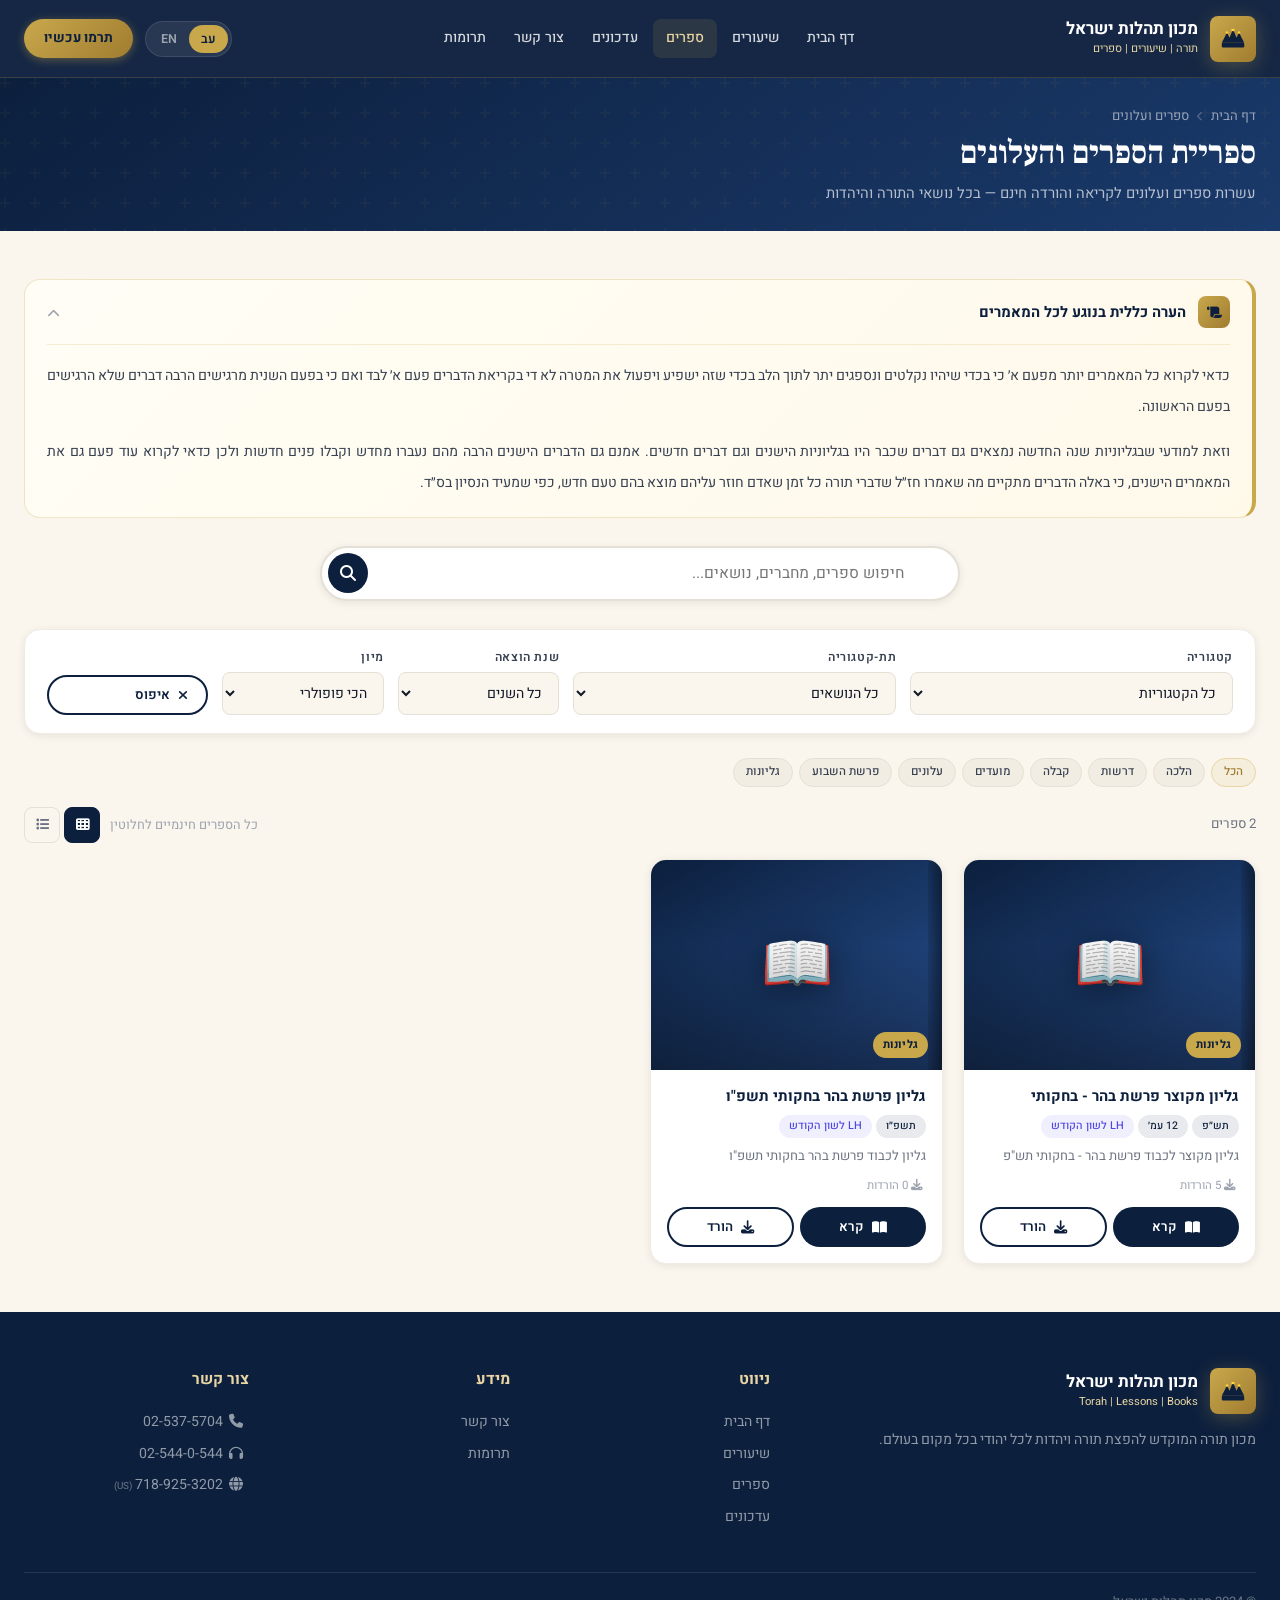
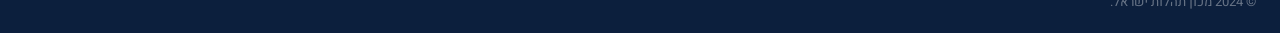
<file: books.html>
<!DOCTYPE html>
<html lang="he" dir="rtl">
<head>
  <meta charset="UTF-8">
  <meta name="viewport" content="width=device-width, initial-scale=1.0">
  <title>ספרים ועלונים — מכון תהלות ישראל</title>
  <meta name="description" content="ספריית ספרים ועלונים — עשרות אלפי ספרים בכל נושאי התורה לקריאה והורדה חינם">
  <link rel="stylesheet" href="css/style.css">
  <link rel="stylesheet" href="https://cdnjs.cloudflare.com/ajax/libs/font-awesome/6.5.0/css/all.min.css">
</head>
<body>

<nav class="navbar" id="navbar">
  <div class="nav-container">
    <a href="index.html" class="nav-logo">
      <div class="nav-logo-icon">
        <svg viewBox="0 0 30 22" width="26" height="19" fill="none" xmlns="http://www.w3.org/2000/svg">
          <path d="M2,16 L5,10 L8,4 L11,10 L15,0 L19,10 L22,4 L25,10 L28,16 Z" fill="#0c1f3d"/>
          <rect x="2" y="16" width="26" height="5.5" rx="1.5" fill="#0c1f3d"/>
          <circle cx="8"  cy="4"   r="1.5" fill="rgba(255,215,60,0.95)"/>
          <circle cx="15" cy="0.8" r="1.9" fill="rgba(255,215,60,1)"/>
          <circle cx="22" cy="4"   r="1.5" fill="rgba(255,215,60,0.95)"/>
        </svg>
      </div>
      <div>
        <div class="nav-logo-title" data-he="מכון תהלות ישראל" data-en="Tehillot Israel Institute">מכון תהלות ישראל</div>
        <div class="nav-logo-sub" data-he="תורה | שיעורים | ספרים" data-en="Torah | Lessons | Books">תורה | שיעורים | ספרים</div>
      </div>
    </a>
    <div class="nav-links" id="navLinks">
      <a href="index.html" data-he="דף הבית" data-en="Home">דף הבית</a>
      <a href="lessons.html" data-he="שיעורים" data-en="Lessons">שיעורים</a>
      <a href="books.html" class="active" data-he="ספרים" data-en="Books">ספרים</a>
      <a href="updates.html" data-he="עדכונים" data-en="Updates">עדכונים</a>
      <a href="contact.html" data-he="צור קשר" data-en="Contact">צור קשר</a>
      <a href="donate.html" data-he="תרומות" data-en="Donate">תרומות</a>
    </div>
    <div class="nav-actions">
      <div class="lang-switcher">
        <button class="lang-btn active" data-lang="he">עב</button>
        <button class="lang-btn" data-lang="en">EN</button>
      </div>
      <a href="donate.html" class="btn-donate-nav" data-he="תרמו עכשיו" data-en="Donate Now">תרמו עכשיו</a>
      <div class="hamburger" onclick="document.getElementById('navLinks').classList.toggle('open')">
        <span></span><span></span><span></span>
      </div>
    </div>
  </div>
</nav>

<div class="main-content">

  <!-- PAGE HEADER -->
  <div class="page-header">
    <div class="container page-header-inner">
      <div class="breadcrumb">
        <a href="index.html" data-he="דף הבית" data-en="Home">דף הבית</a>
        <i class="fas fa-chevron-left"></i>
        <span data-he="ספרים ועלונים" data-en="Books & Pamphlets">ספרים ועלונים</span>
      </div>
      <h1 data-he="ספריית הספרים והעלונים" data-en="Books & Pamphlets Library">ספריית הספרים והעלונים</h1>
      <p data-he="עשרות ספרים ועלונים לקריאה והורדה חינם — בכל נושאי התורה והיהדות" data-en="Dozens of books and pamphlets to read and download for free">
        עשרות ספרים ועלונים לקריאה והורדה חינם — בכל נושאי התורה והיהדות
      </p>
    </div>
  </div>

  <section class="section-sm">
    <div class="container">

      <!-- NOTE BOX -->
      <div style="background:linear-gradient(135deg,#fffdf5,#fff9ea);border:1px solid rgba(201,168,76,.28);border-right:4px solid var(--gold);border-radius:var(--r-lg);margin-bottom:28px;overflow:hidden">
        <button onclick="(function(btn){var body=document.getElementById('booksNoteBody');var icon=btn.querySelector('i.chevron');var open=body.style.maxHeight!=='0px'&&body.style.maxHeight!=='';if(open){body.style.maxHeight='0px';body.style.paddingBottom='0';icon.style.transform='rotate(0deg)';}else{body.style.maxHeight='400px';body.style.paddingBottom='18px';icon.style.transform='rotate(180deg)';};})(this)"
          style="width:100%;background:none;border:none;padding:16px 22px;display:flex;align-items:center;gap:12px;cursor:pointer;text-align:right">
          <div style="width:32px;height:32px;background:linear-gradient(135deg,var(--gold),var(--gold-dark));border-radius:8px;display:flex;align-items:center;justify-content:center;flex-shrink:0">
            <i class="fas fa-scroll" style="color:var(--primary);font-size:.82rem"></i>
          </div>
          <span style="flex:1;font-weight:700;color:var(--primary);font-size:.92rem" data-he="הערה כללית בנוגע לכל המאמרים" data-en="General Note on All Articles">הערה כללית בנוגע לכל המאמרים</span>
          <i class="fas fa-chevron-down chevron" style="color:var(--text-muted);font-size:.8rem;transition:transform .25s;transform:rotate(180deg)"></i>
        </button>
        <div id="booksNoteBody" style="max-height:400px;overflow:hidden;transition:max-height .3s ease,padding-bottom .3s ease;padding:0 22px 18px">
          <div style="border-top:1px solid rgba(201,168,76,.2);padding-top:16px">
            <p style="line-height:2.2;color:var(--text-med);font-size:.88rem;margin:0 0 14px;text-align:justify">
              כדאי לקרוא כל המאמרים יותר מפעם א׳ כי בכדי שיהיו נקלטים ונספגים יתר לתוך הלב בכדי שזה ישפיע ויפעול את המטרה לא די בקריאת הדברים פעם א׳ לבד ואם כי בפעם השנית מרגישים הרבה דברים שלא הרגישים בפעם הראשונה.
            </p>
            <p style="line-height:2.2;color:var(--text-med);font-size:.88rem;margin:0;text-align:justify">
              וזאת למודעי שבגליוניות שנה החדשה נמצאים גם דברים שכבר היו בגליוניות הישנים וגם דברים חדשים. אמנם גם הדברים הישנים הרבה מהם נעברו מחדש וקבלו פנים חדשות ולכן כדאי לקרוא עוד פעם גם את המאמרים הישנים, כי באלה הדברים מתקיים מה שאמרו חז״ל שדברי תורה כל זמן שאדם חוזר עליהם מוצא בהם טעם חדש, כפי שמעיד הנסיון בס״ד.
            </p>
          </div>
        </div>
      </div>

      <!-- SEARCH -->
      <div style="max-width:640px;margin:0 auto 28px" class="search-wrapper">
        <input type="text" class="search-input" id="searchInput"
          data-he="חיפוש ספרים, מחברים, נושאים..." data-en="Search books, authors, topics..."
          placeholder="חיפוש ספרים, מחברים, נושאים...">
        <button class="search-btn"><i class="fas fa-search"></i></button>
      </div>

      <!-- FILTERS -->
      <div class="filters-bar">
        <div class="filter-group" style="flex:2;min-width:180px">
          <label class="filter-label" data-he="קטגוריה" data-en="Category">קטגוריה</label>
          <select class="filter-select" id="filterCat">
            <option value="all" data-he="כל הקטגוריות" data-en="All Categories">כל הקטגוריות</option>
          </select>
        </div>
        <div class="filter-group" style="flex:2;min-width:160px" id="subCatBooksGroup" style="display:none">
          <label class="filter-label" data-he="תת-קטגוריה" data-en="Sub-topic">תת-קטגוריה</label>
          <select class="filter-select" id="filterSubCatBooks">
            <option value="all" data-he="כל הנושאים" data-en="All Topics">כל הנושאים</option>
          </select>
        </div>
        <div class="filter-group">
          <label class="filter-label" data-he="שנת הוצאה" data-en="Year">שנת הוצאה</label>
          <select class="filter-select" id="filterYear">
            <option value="" data-he="כל השנים" data-en="All Years">כל השנים</option>
          </select>
        </div>
        <div class="filter-group">
          <label class="filter-label" data-he="מיון" data-en="Sort By">מיון</label>
          <select class="filter-select" id="filterSort">
            <option value="popular" data-he="הכי פופולרי" data-en="Most Popular">הכי פופולרי</option>
            <option value="newest" data-he="חדש לישן" data-en="Newest First">חדש לישן</option>
            <option value="oldest" data-he="ישן לחדש" data-en="Oldest First">ישן לחדש</option>
            <option value="alpha" data-he="א-ב" data-en="A-Z">א-ב</option>
          </select>
        </div>
        <div class="filter-group" style="min-width:auto">
          <label class="filter-label">&nbsp;</label>
          <button class="btn btn-outline-dark btn-sm" onclick="clearFilters()">
            <i class="fas fa-times"></i> <span data-he="איפוס" data-en="Clear">איפוס</span>
          </button>
        </div>
      </div>

      <!-- CATEGORY TABS -->
      <div class="tags" id="categoryTags" style="margin-bottom:20px"></div>

      <!-- RESULTS INFO -->
      <div class="flex-between" style="margin-bottom:16px;flex-wrap:wrap;gap:8px">
        <span class="results-count" id="resultsCount"></span>
        <div style="display:flex;align-items:center;gap:10px">
          <span style="font-size:.8rem;color:var(--text-muted)" data-he="כל הספרים חינמיים לחלוטין" data-en="All books are completely free">כל הספרים חינמיים לחלוטין</span>
          <div class="view-toggle">
            <button class="view-btn active" id="viewGrid"><i class="fas fa-th"></i></button>
            <button class="view-btn" id="viewList"><i class="fas fa-list"></i></button>
          </div>
        </div>
      </div>

      <!-- BOOKS GRID -->
      <div class="grid-4" id="booksGrid"></div>
      <div id="booksList" class="hidden"></div>
      <div id="pagination"></div>

      <!-- EMPTY STATE -->
      <div id="booksEmpty" style="display:none;text-align:center;padding:60px 20px">
        <div style="font-size:52px;margin-bottom:16px;opacity:.4">📚</div>
        <h3 style="color:var(--text-muted);font-weight:600;margin-bottom:8px" data-he="אין ספרים להצגה" data-en="No books to display">אין ספרים להצגה</h3>
        <p style="color:var(--text-muted);font-size:.88rem" data-he="לא נמצאו ספרים לפי הסינון שנבחר" data-en="No books found for the selected filters">לא נמצאו ספרים לפי הסינון שנבחר</p>
      </div>
    </div>
  </section>
</div>

<!-- FOOTER -->
<footer>
  <div class="container">
    <div class="footer-grid">
      <div>
        <a href="index.html" class="nav-logo" style="display:inline-flex">
          <div class="nav-logo-icon">
        <svg viewBox="0 0 30 22" width="26" height="19" fill="none" xmlns="http://www.w3.org/2000/svg">
          <path d="M2,16 L5,10 L8,4 L11,10 L15,0 L19,10 L22,4 L25,10 L28,16 Z" fill="#0c1f3d"/>
          <rect x="2" y="16" width="26" height="5.5" rx="1.5" fill="#0c1f3d"/>
          <circle cx="8"  cy="4"   r="1.5" fill="rgba(255,215,60,0.95)"/>
          <circle cx="15" cy="0.8" r="1.9" fill="rgba(255,215,60,1)"/>
          <circle cx="22" cy="4"   r="1.5" fill="rgba(255,215,60,0.95)"/>
        </svg>
      </div>
          <div>
            <div class="nav-logo-title" data-he="מכון תהלות ישראל" data-en="Tehillot Israel Institute">מכון תהלות ישראל</div>
            <div class="nav-logo-sub">Torah | Lessons | Books</div>
          </div>
        </a>
        <p class="footer-desc" data-he="מכון תורה המוקדש להפצת תורה ויהדות לכל יהודי בכל מקום בעולם." data-en="A Torah institute dedicated to spreading Torah and Judaism to every Jew everywhere.">מכון תורה המוקדש להפצת תורה ויהדות לכל יהודי בכל מקום בעולם.</p>
      </div>
      <div>
        <div class="footer-col-title" data-he="ניווט" data-en="Navigation">ניווט</div>
        <div class="footer-links">
          <a href="index.html" data-he="דף הבית" data-en="Home">דף הבית</a>
          <a href="lessons.html" data-he="שיעורים" data-en="Lessons">שיעורים</a>
          <a href="books.html" data-he="ספרים" data-en="Books">ספרים</a>
          <a href="updates.html" data-he="עדכונים" data-en="Updates">עדכונים</a>
        </div>
      </div>
      <div>
        <div class="footer-col-title" data-he="מידע" data-en="Info">מידע</div>
        <div class="footer-links">
          <a href="contact.html" data-he="צור קשר" data-en="Contact">צור קשר</a>
          <a href="donate.html" data-he="תרומות" data-en="Donate">תרומות</a>
        </div>
      </div>
      <div>
        <div class="footer-col-title" data-he="צור קשר" data-en="Contact">צור קשר</div>
        <div class="footer-links">
          <a href="tel:0253757504"><i class="fas fa-phone" style="margin-left:6px;margin-right:6px"></i>02-537-5704</a>
          <a href="tel:025440544"><i class="fas fa-headphones" style="margin-left:6px;margin-right:6px"></i>02-544-0-544</a>
          <a href="tel:+17189253202"><i class="fas fa-globe" style="margin-left:6px;margin-right:6px"></i>718-925-3202 <span style="font-size:.7em;opacity:.7">(US)</span></a>
        </div>
      </div>
    </div>
    <div class="footer-bottom">
      <p data-he="© 2024 מכון תהלות ישראל." data-en="© 2024 Tehillot Israel Institute.">© 2024 מכון תהלות ישראל.</p>
    </div>
  </div>
</footer>

<!-- AUDIO PLAYER (Floating Draggable Window) -->
<div class="audio-player" id="audioPlayer">
  <div class="player-handle" id="playerHandle">
    <i class="fas fa-grip-vertical" style="color:rgba(255,255,255,.35);font-size:13px"></i>
    <span class="player-handle-title">מנגן שיעורים</span>
    <button class="player-close-btn" onclick="Player.close()"><i class="fas fa-times"></i></button>
  </div>
  <div class="player-track">
    <div class="player-thumb"><i class="fas fa-headphones"></i></div>
    <div style="flex:1;min-width:0">
      <div class="player-title">—</div>
      <div class="player-speaker"></div>
    </div>
  </div>
  <div class="player-controls">
    <button class="player-btn player-prev" title="אחורה 10 שניות" style="display:flex;flex-direction:column;align-items:center;gap:1px">
      <i class="fas fa-rotate-left" style="font-size:14px"></i>
      <span style="font-size:9px;font-weight:700;line-height:1">10</span>
    </button>
    <button class="player-btn player-play"><i class="fas fa-play"></i></button>
    <button class="player-btn player-next" title="קדימה 10 שניות" style="display:flex;flex-direction:column;align-items:center;gap:1px">
      <i class="fas fa-rotate-right" style="font-size:14px"></i>
      <span style="font-size:9px;font-weight:700;line-height:1">10</span>
    </button>
  </div>
  <div class="player-progress">
    <div class="player-timeline"><div class="player-fill"></div></div>
    <div class="player-time"><span class="player-cur">0:00</span><span class="player-dur">0:00</span></div>
  </div>
  <div class="player-extras">
    <button class="speed-btn">1x</button>
    <div class="vol-wrap">
      <span class="vol-icon"><i class="fas fa-volume-up"></i></span>
      <input type="range" class="vol-slider" min="0" max="1" step="0.05" value="1">
    </div>
  </div>
</div>

<div class="modal-overlay" id="bookModal">
  <div class="modal"><div id="bookModalBody"></div></div>
</div>
<div class="modal-overlay" id="lessonModal">
  <div class="modal"><div id="lessonModalBody"></div></div>
</div>

<!-- BOOK READER — draggable + resizable floating window -->
<div id="bookReaderOverlay" style="display:none;position:fixed;inset:0;background:rgba(0,0,0,.42);z-index:2998" onclick="BookReader.close()"></div>
<div id="bookReaderWindow" style="display:none;position:fixed;z-index:2999;background:#fff;border-radius:14px;flex-direction:column;overflow:hidden;box-shadow:0 28px 70px rgba(0,0,0,.32);resize:both;min-width:360px;min-height:260px">

  <!-- Title bar / drag handle -->
  <div id="bookReaderHandle" style="display:flex;justify-content:space-between;align-items:center;padding:10px 14px;border-bottom:1px solid var(--border-light);background:var(--cream);flex-shrink:0;cursor:move;user-select:none;-webkit-user-select:none">
    <div style="display:flex;align-items:center;gap:10px;min-width:0">
      <div style="width:28px;height:28px;background:var(--primary);border-radius:7px;display:flex;align-items:center;justify-content:center;color:#fff;font-size:.78rem;flex-shrink:0"><i class="fas fa-book-open"></i></div>
      <span id="readerTitle" style="font-weight:700;color:var(--primary);font-size:.88rem;overflow:hidden;text-overflow:ellipsis;white-space:nowrap;max-width:min(400px,50vw)"></span>
    </div>
    <!-- Window controls -->
    <div style="display:flex;gap:5px;flex-shrink:0;margin-right:8px">
      <button id="readerMinBtn" onclick="BookReader.minimize()" title="מזער"
        style="width:26px;height:26px;border:none;border-radius:6px;background:rgba(12,31,61,.08);color:var(--primary);cursor:pointer;display:flex;align-items:center;justify-content:center;font-size:.72rem;transition:background .15s"
        onmouseover="this.style.background='rgba(12,31,61,.16)'" onmouseout="this.style.background='rgba(12,31,61,.08)'">
        <i class="fas fa-window-minimize"></i>
      </button>
      <button id="readerMaxBtn" onclick="BookReader.maximize()" title="הגדל / מלא מסך"
        style="width:26px;height:26px;border:none;border-radius:6px;background:rgba(12,31,61,.08);color:var(--primary);cursor:pointer;display:flex;align-items:center;justify-content:center;font-size:.72rem;transition:background .15s"
        onmouseover="this.style.background='rgba(12,31,61,.16)'" onmouseout="this.style.background='rgba(12,31,61,.08)'">
        <i class="fas fa-expand"></i>
      </button>
      <button onclick="BookReader.close()" title="סגור"
        style="width:26px;height:26px;border:none;border-radius:6px;background:rgba(220,38,38,.1);color:#dc2626;cursor:pointer;display:flex;align-items:center;justify-content:center;font-size:.72rem;transition:background .15s"
        onmouseover="this.style.background='rgba(220,38,38,.22)'" onmouseout="this.style.background='rgba(220,38,38,.1)'">
        <i class="fas fa-times"></i>
      </button>
    </div>
  </div>

  <!-- Content -->
  <div style="flex:1;position:relative;overflow:hidden;min-height:0">
    <iframe id="readerFrame" style="width:100%;height:100%;border:none;display:none"></iframe>
    <div id="readerNoFile" style="display:none;height:100%;flex-direction:column;align-items:center;justify-content:center;color:var(--text-muted)">
      <div style="font-size:48px;margin-bottom:16px">📄</div>
      <p style="font-size:.95rem;font-weight:600">הקובץ אינו זמין לקריאה מקוונת</p>
      <p style="font-size:.82rem;margin-top:6px">ניתן להוריד את הספר לקריאה במחשב</p>
    </div>
  </div>
</div>
<div class="toast-container"></div>

<script src="js/data.js"></script>
<script src="js/app.js"></script>
<script>
let isListView = false;

function getFilters() {
  return {
    q: document.getElementById('searchInput')?.value || '',
    category: document.getElementById('filterCat')?.value || 'all',
    subcategory: document.getElementById('filterSubCatBooks')?.value || 'all',
    year: document.getElementById('filterYear')?.value || '',
    sort: document.getElementById('filterSort')?.value || 'popular',
  };
}

function filterBooks(books, opts) {
  let res = [...books];
  if (opts.q) {
    const ql = opts.q.toLowerCase();
    res = res.filter(b => [b.titleHe, b.titleEn, b.descHe, b.descEn, ...(b.tags||[])].some(f => f && f.toLowerCase().includes(ql)));
  }
  if (opts.category && opts.category !== 'all') {
    // Include all books whose category matches at any sub-level
    const catNode = findCatNode(opts.category, getCategories('books'));
    if (catNode) {
      const ids = flatCatIds(catNode);
      res = res.filter(b => ids.includes(b.category) || b.category === opts.category);
    } else {
      res = res.filter(b => b.category === opts.category);
    }
  }
  if (opts.subcategory && opts.subcategory !== 'all') {
    res = res.filter(b => b.subcategory === opts.subcategory);
  }
  if (opts.year) res = res.filter(b => String(b.year) === String(opts.year));
  if (opts.sort === 'popular')  res.sort((a,b) => (b.downloads||0) - (a.downloads||0));
  if (opts.sort === 'newest')   res.sort((a,b) => (b.year||0) - (a.year||0));
  if (opts.sort === 'oldest')   res.sort((a,b) => (a.year||0) - (b.year||0));
  if (opts.sort === 'alpha')    res.sort((a,b) => (a.titleHe||'').localeCompare(b.titleHe||'', 'he'));
  return res;
}

function buildSubCatBooksUI(catId) {
  const grp = document.getElementById('subCatBooksGroup');
  const sel = document.getElementById('filterSubCatBooks');
  if (!grp || !sel) return;
  const catNode = findCatNode(catId, getCategories('books'));
  if (catNode && catNode.subs?.length) {
    sel.innerHTML = `<option value="all">כל הנושאים</option>` +
      catNode.subs.map(s => `<option value="${s.id}">${s.he}</option>`).join('');
    grp.style.display = '';
  } else {
    sel.innerHTML = '<option value="all">כל הנושאים</option>';
    grp.style.display = 'none';
  }
}

function renderPage() {
  const lang = Lang.current;
  const opts = getFilters();
  const allBooks = getData('books');
  const filtered = filterBooks(allBooks, opts);
  const countEl = document.getElementById('resultsCount');
  if (countEl) countEl.textContent = `${filtered.length} ${lang === 'he' ? 'ספרים' : 'books'}`;

  const emptyEl = document.getElementById('booksEmpty');

  if (filtered.length === 0) {
    document.getElementById('booksGrid').innerHTML = '';
    document.getElementById('booksList').innerHTML = '';
    if (emptyEl) emptyEl.style.display = '';
    return;
  }
  if (emptyEl) emptyEl.style.display = 'none';

  if (isListView) {
    document.getElementById('booksGrid').classList.add('hidden');
    document.getElementById('booksList').classList.remove('hidden');
    Paginator.render('booksList', filtered, b => renderBookListItem(b, opts.q));
  } else {
    document.getElementById('booksGrid').classList.remove('hidden');
    document.getElementById('booksList').classList.add('hidden');
    Paginator.render('booksGrid', filtered, b => renderBookCard(b, opts.q));
  }
}

function renderBookListItem(book, q = '') {
  const lang = Lang.current;
  const title = lang === 'he' ? book.titleHe : (book.titleEn||book.titleHe);
  const desc  = lang === 'he' ? book.descHe : (book.descEn||book.descHe);
  const catObj = getCategories('books').find(c => c.id === book.category);
  const catLabel = catObj ? (lang === 'he' ? catObj.he : catObj.en) : book.category;
  const hyear = book.year ? toHebrewYear(book.year) : '';
  return `
    <div class="card" style="padding:18px;margin-bottom:12px;display:flex;gap:16px;align-items:flex-start;cursor:pointer;transition:var(--tr)" onclick="openBook(${book.id})">
      <div style="font-size:44px;min-width:56px;text-align:center;line-height:1;filter:drop-shadow(0 2px 6px rgba(0,0,0,.15))">${book.cover||'📖'}</div>
      <div style="flex:1;min-width:0">
        <div style="display:flex;align-items:baseline;gap:8px;margin-bottom:6px;flex-wrap:wrap">
          <div style="font-size:.97rem;font-weight:700;color:var(--primary)">${Search.highlight(title, q)}</div>
          ${book.featured ? '<span class="badge badge-green"><i class="fas fa-star"></i></span>' : ''}
        </div>
        <div style="display:flex;flex-wrap:wrap;gap:6px;margin-bottom:8px">
          <span class="badge badge-gold">${catLabel}</span>
          ${book.pages ? `<span class="badge badge-blue">${book.pages} ${lang==='he'?'עמ׳':'pp'}</span>` : ''}
          ${hyear ? `<span class="badge badge-blue">${hyear}</span>` : ''}
          <span style="font-size:.73rem;color:var(--text-muted)"><i class="fas fa-download" style="margin:0 3px"></i>${(book.downloads||0).toLocaleString()}</span>
          ${getLangBadge(book.language, lang)}
        </div>
        <p style="font-size:.83rem;color:var(--text-light);margin:0;display:-webkit-box;-webkit-line-clamp:2;-webkit-box-orient:vertical;overflow:hidden">${Search.highlight(desc, q)}</p>
      </div>
      <div style="display:flex;gap:6px;flex-shrink:0;flex-direction:column" onclick="event.stopPropagation()">
        <button class="btn btn-dark btn-sm" onclick="openBookReader(${book.id})">
          <i class="fas fa-book-open"></i> ${lang==='he'?'קרא':'Read'}
        </button>
        <button class="btn btn-outline-dark btn-sm" onclick="downloadBook(${book.id})">
          <i class="fas fa-download"></i> ${lang==='he'?'הורד':'Download'}
        </button>
      </div>
    </div>`;
}

function clearFilters() {
  document.getElementById('searchInput').value = '';
  document.getElementById('filterCat').value = 'all';
  const subEl = document.getElementById('filterSubCatBooks');
  if (subEl) subEl.value = 'all';
  const subGrp = document.getElementById('subCatBooksGroup');
  if (subGrp) subGrp.style.display = 'none';
  document.getElementById('filterYear').value = '';
  document.getElementById('filterSort').value = 'popular';
  document.querySelectorAll('#categoryTags .tag').forEach(t => t.classList.remove('active'));
  Paginator.page = 1;
  renderPage();
}

// ===== DRAGGABLE + RESIZABLE BOOK READER =====
const BookReader = {
  _drag: false, _sx:0, _sy:0, _sl:0, _st:0,
  _minimized: false, _maximized: false, _saved: {},

  get win()     { return document.getElementById('bookReaderWindow'); },
  get overlay() { return document.getElementById('bookReaderOverlay'); },

  open(title, fileUrl) {
    const win = this.win, ov = this.overlay;
    if (!win) return;
    win.style.display = 'flex';
    if (ov) ov.style.display = 'block';
    this._minimized = false;
    this._maximized = false;
    this._center();
    this._updateBtns();
  },

  close() {
    const win = this.win, ov = this.overlay;
    if (win) win.style.display = 'none';
    if (ov)  ov.style.display  = 'none';
    const fr = document.getElementById('readerFrame');
    if (fr) { fr.src = ''; fr.style.display = 'none'; }
  },

  _center() {
    const win = this.win;
    const W = window.innerWidth, H = window.innerHeight;
    const w = Math.min(1100, Math.round(W * 0.93));
    const h = Math.round(Math.min(H * 0.88, H - 50));
    win.style.width  = w + 'px';
    win.style.height = h + 'px';
    win.style.left   = Math.round((W - w) / 2) + 'px';
    win.style.top    = Math.round((H - h) / 2) + 'px';
    win.style.borderRadius = '14px';
    win.style.resize = 'both';
    win.style.overflow = 'hidden';
    document.querySelector('#bookReaderWindow > div:last-child').style.display = '';
  },

  minimize() {
    const win = this.win;
    if (this._minimized) { this._restore(); return; }
    this._saved = { w: win.style.width, h: win.style.height, t: win.style.top, l: win.style.left };
    win.style.height   = '48px';
    win.style.resize   = 'none';
    win.style.overflow = 'hidden';
    win.style.top      = (window.innerHeight - 58) + 'px';
    win.style.left     = Math.max(10, Math.min(parseInt(win.style.left)||0, window.innerWidth - 200)) + 'px';
    this._minimized = true;
    this._maximized = false;
    this._updateBtns();
  },

  maximize() {
    const win = this.win;
    if (this._maximized) { this._restore(); return; }
    if (!this._minimized)
      this._saved = { w: win.style.width, h: win.style.height, t: win.style.top, l: win.style.left };
    win.style.width        = '100vw';
    win.style.height       = '100vh';
    win.style.top          = '0';
    win.style.left         = '0';
    win.style.borderRadius = '0';
    win.style.resize       = 'none';
    win.style.overflow     = 'hidden';
    this._maximized = true;
    this._minimized = false;
    this._updateBtns();
  },

  _restore() {
    const win = this.win;
    win.style.width        = this._saved.w || '';
    win.style.height       = this._saved.h || '';
    win.style.top          = this._saved.t || '';
    win.style.left         = this._saved.l || '';
    win.style.borderRadius = '14px';
    win.style.resize       = 'both';
    win.style.overflow     = 'hidden';
    this._minimized = false;
    this._maximized = false;
    this._updateBtns();
  },

  _updateBtns() {
    const m = document.getElementById('readerMinBtn');
    const x = document.getElementById('readerMaxBtn');
    if (m) m.querySelector('i').className = this._minimized ? 'fas fa-window-restore' : 'fas fa-window-minimize';
    if (x) x.querySelector('i').className = this._maximized ? 'fas fa-compress'       : 'fas fa-expand';
  },

  initDrag() {
    const handle = document.getElementById('bookReaderHandle');
    if (!handle) return;
    const self = this;

    const start = (cx, cy) => {
      if (self._maximized) return;
      self._drag = true;
      self._sx = cx; self._sy = cy;
      self._sl = parseInt(self.win.style.left) || 0;
      self._st = parseInt(self.win.style.top)  || 0;
    };
    const move = (cx, cy) => {
      if (!self._drag) return;
      const W = window.innerWidth, H = window.innerHeight;
      const winW = parseInt(self.win.style.width)  || 600;
      const winH = parseInt(self.win.style.height) || 400;
      let l = Math.max(-winW + 80, Math.min(self._sl + cx - self._sx, W - 80));
      let t = Math.max(0,          Math.min(self._st + cy - self._sy, H - 40));
      self.win.style.left = l + 'px';
      self.win.style.top  = t + 'px';
    };
    const stop = () => { self._drag = false; };

    handle.addEventListener('mousedown',  e => { e.preventDefault(); start(e.clientX, e.clientY); });
    document.addEventListener('mousemove', e => move(e.clientX, e.clientY));
    document.addEventListener('mouseup',   stop);

    handle.addEventListener('touchstart', e => start(e.touches[0].clientX, e.touches[0].clientY), { passive: true });
    document.addEventListener('touchmove', e => {
      if (self._drag) { e.preventDefault(); move(e.touches[0].clientX, e.touches[0].clientY); }
    }, { passive: false });
    document.addEventListener('touchend', stop);

    // ESC key closes
    document.addEventListener('keydown', e => {
      if (e.key === 'Escape' && self.win && self.win.style.display !== 'none') self.close();
    });
  }
};

// Override openBookReader on this page to use the floating window
function openBookReader(id) {
  const book = getData('books').find(b => b.id === id);
  if (!book) return;
  logAnalyticsEvent('read', 'book', id, book.titleHe || '');
  const lang = Lang.current;
  const title = lang === 'he' ? book.titleHe : (book.titleEn || book.titleHe);
  const titleEl = document.getElementById('readerTitle');
  const frameEl = document.getElementById('readerFrame');
  const noFileEl = document.getElementById('readerNoFile');
  if (titleEl) titleEl.textContent = title;
  const fileUrl = book.file && book.file !== '#' ? book.file : null;
  if (frameEl) { frameEl.src = fileUrl || ''; frameEl.style.display = fileUrl ? 'block' : 'none'; }
  if (noFileEl) noFileEl.style.display = fileUrl ? 'none' : 'flex';
  Modal.close('bookModal');
  BookReader.open();
}

function initPage() {
  const lang = Lang.current;
  const catSel = document.getElementById('filterCat');
  getCategories('books').forEach(c => {
    const opt = document.createElement('option');
    opt.value = c.id;
    opt.textContent = lang === 'he' ? c.he : c.en;
    catSel.appendChild(opt);
  });

  // Category tags
  const tagsEl = document.getElementById('categoryTags');
  const buildTags = () => {
    tagsEl.innerHTML = '';
    const allTag = document.createElement('span');
    allTag.className = 'tag active';
    allTag.textContent = lang === 'he' ? 'הכל' : 'All';
    allTag.onclick = () => {
      catSel.value='all';
      document.querySelectorAll('#categoryTags .tag').forEach(t=>t.classList.remove('active'));
      allTag.classList.add('active');
      buildSubCatBooksUI('all');
      Paginator.page=1; renderPage();
    };
    tagsEl.appendChild(allTag);
    getCategories('books').forEach(c => {
      const t = document.createElement('span');
      t.className = 'tag';
      t.textContent = lang === 'he' ? c.he : c.en;
      t.onclick = () => {
        catSel.value=c.id;
        document.querySelectorAll('#categoryTags .tag').forEach(x=>x.classList.remove('active'));
        t.classList.add('active');
        buildSubCatBooksUI(c.id);
        Paginator.page=1; renderPage();
      };
      tagsEl.appendChild(t);
    });
  };
  buildTags();

  // Populate year selector — collect years from books data, sort descending
  const yearSel = document.getElementById('filterYear');
  if (yearSel) {
    const allBooks = getData('books');
    const years = [...new Set(allBooks.map(b => b.year).filter(Boolean))].sort((a, b) => b - a);
    years.forEach(y => {
      const opt = document.createElement('option');
      opt.value = y;
      const heY = toHebrewYear(Number(y));
      opt.textContent = heY ? `${heY}  (${y})` : y;
      yearSel.appendChild(opt);
    });
  }

  let debounce;
  document.getElementById('searchInput').addEventListener('input', () => {
    clearTimeout(debounce); debounce = setTimeout(() => { Paginator.page=1; renderPage(); }, 300);
  });
  document.getElementById('filterCat').addEventListener('change', e => {
    buildSubCatBooksUI(e.target.value);
    Paginator.page=1; renderPage();
  });
  ['filterSubCatBooks','filterYear','filterSort'].forEach(id => {
    document.getElementById(id)?.addEventListener('change', () => { Paginator.page=1; renderPage(); });
  });
  document.getElementById('viewGrid').addEventListener('click', () => {
    isListView=false;
    document.getElementById('viewGrid').classList.add('active');
    document.getElementById('viewList').classList.remove('active');
    Paginator.perPage=12;
    document.getElementById('booksGrid').className='grid-4';
    renderPage();
  });
  document.getElementById('viewList').addEventListener('click', () => {
    isListView=true;
    document.getElementById('viewList').classList.add('active');
    document.getElementById('viewGrid').classList.remove('active');
    renderPage();
  });
  renderPage();
  BookReader.initDrag();
}

function onLangChange() { Paginator.page=1; renderPage(); }
</script>
</body>
</html>
</file>
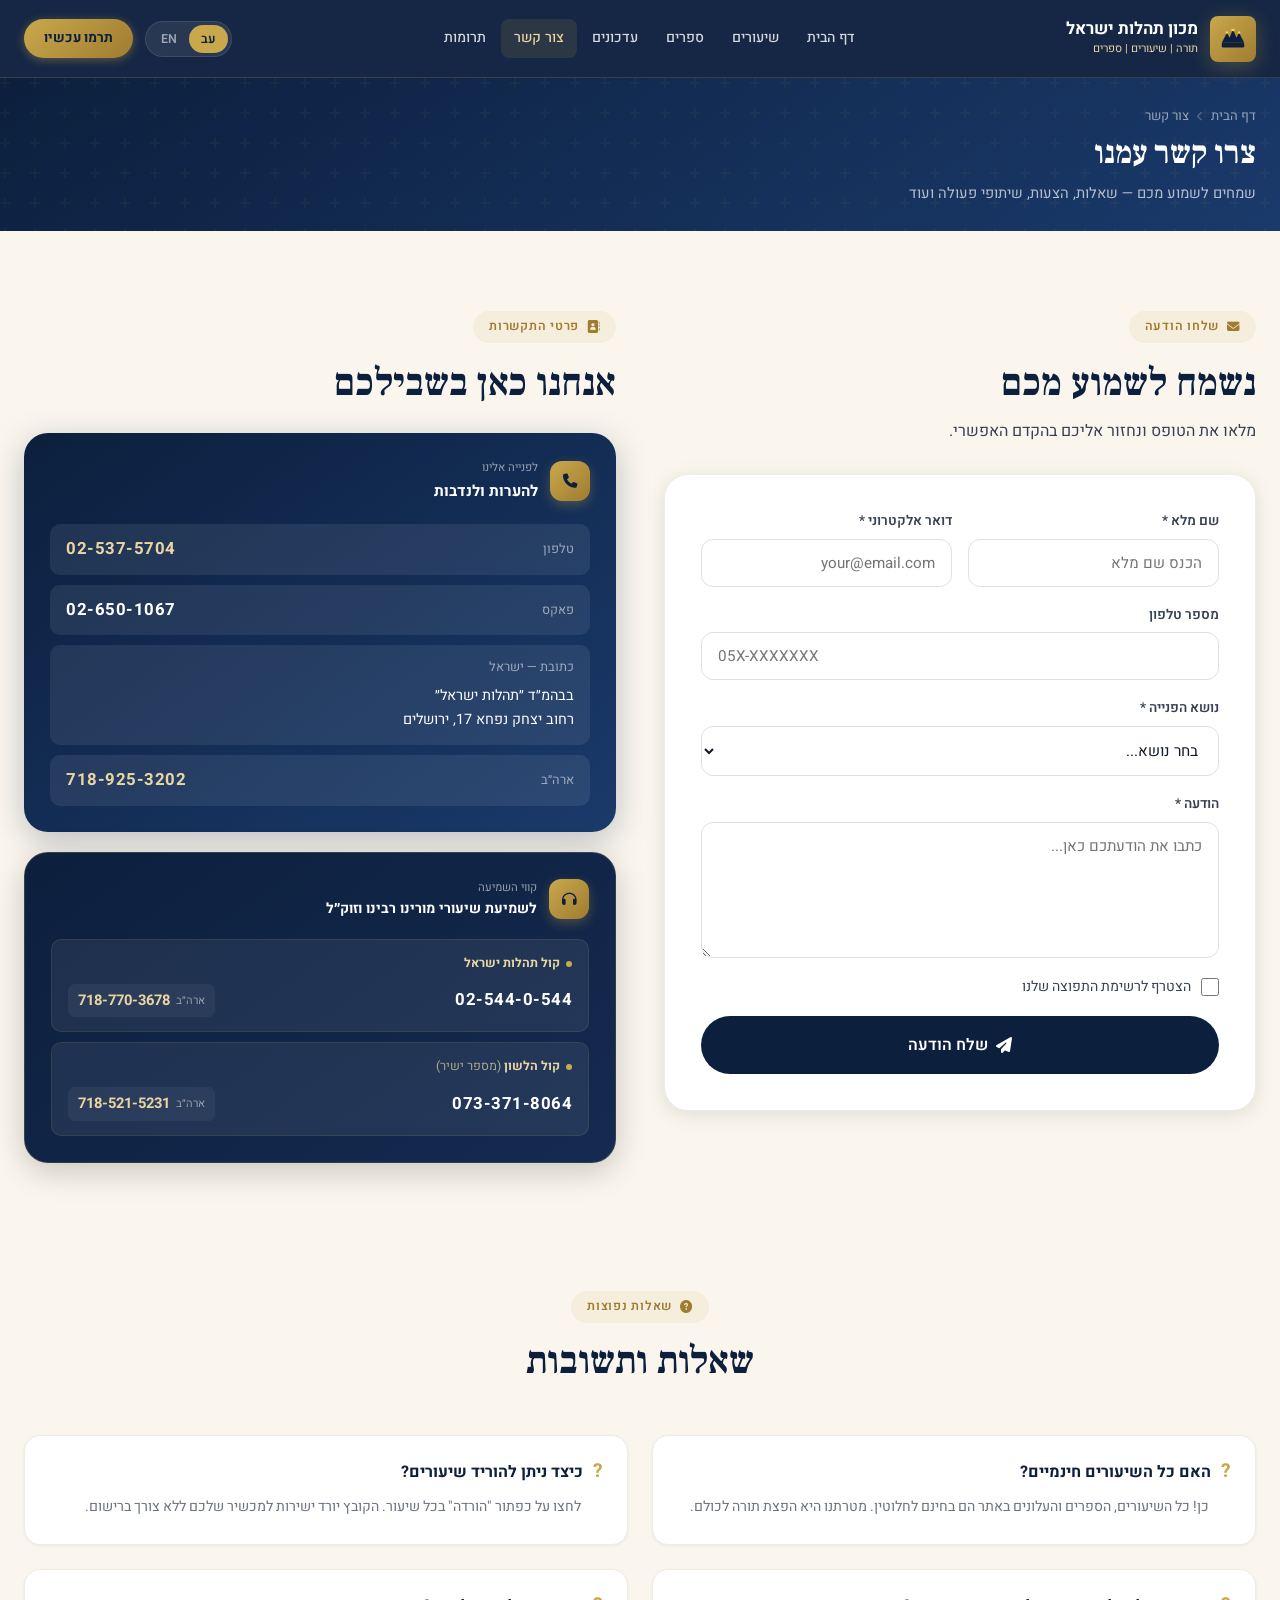
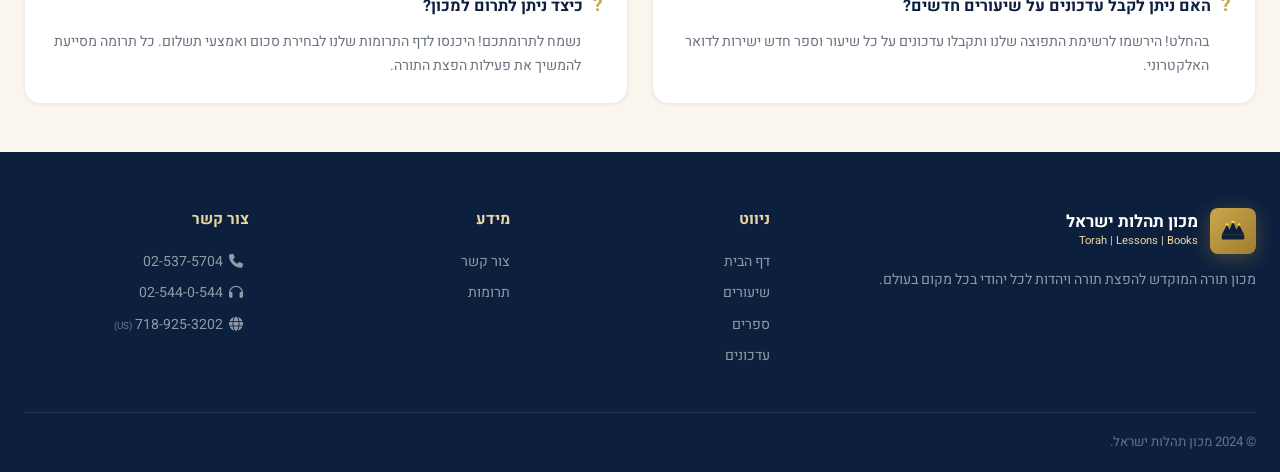
<file: contact.html>
<!DOCTYPE html>
<html lang="he" dir="rtl">
<head>
  <meta charset="UTF-8">
  <meta name="viewport" content="width=device-width, initial-scale=1.0">
  <title>צור קשר — מכון תהלות ישראל</title>
  <link rel="stylesheet" href="css/style.css">
  <link rel="stylesheet" href="https://cdnjs.cloudflare.com/ajax/libs/font-awesome/6.5.0/css/all.min.css">
</head>
<body>

<nav class="navbar" id="navbar">
  <div class="nav-container">
    <a href="index.html" class="nav-logo">
      <div class="nav-logo-icon">
        <svg viewBox="0 0 30 22" width="26" height="19" fill="none" xmlns="http://www.w3.org/2000/svg">
          <path d="M2,16 L5,10 L8,4 L11,10 L15,0 L19,10 L22,4 L25,10 L28,16 Z" fill="#0c1f3d"/>
          <rect x="2" y="16" width="26" height="5.5" rx="1.5" fill="#0c1f3d"/>
          <circle cx="8"  cy="4"   r="1.5" fill="rgba(255,215,60,0.95)"/>
          <circle cx="15" cy="0.8" r="1.9" fill="rgba(255,215,60,1)"/>
          <circle cx="22" cy="4"   r="1.5" fill="rgba(255,215,60,0.95)"/>
        </svg>
      </div>
      <div>
        <div class="nav-logo-title" data-he="מכון תהלות ישראל" data-en="Tehillot Israel Institute">מכון תהלות ישראל</div>
        <div class="nav-logo-sub" data-he="תורה | שיעורים | ספרים" data-en="Torah | Lessons | Books">תורה | שיעורים | ספרים</div>
      </div>
    </a>
    <div class="nav-links" id="navLinks">
      <a href="index.html" data-he="דף הבית" data-en="Home">דף הבית</a>
      <a href="lessons.html" data-he="שיעורים" data-en="Lessons">שיעורים</a>
      <a href="books.html" data-he="ספרים" data-en="Books">ספרים</a>
      <a href="updates.html" data-he="עדכונים" data-en="Updates">עדכונים</a>
      <a href="contact.html" class="active" data-he="צור קשר" data-en="Contact">צור קשר</a>
      <a href="donate.html" data-he="תרומות" data-en="Donate">תרומות</a>
    </div>
    <div class="nav-actions">
      <div class="lang-switcher">
        <button class="lang-btn active" data-lang="he">עב</button>
        <button class="lang-btn" data-lang="en">EN</button>
      </div>
      <a href="donate.html" class="btn-donate-nav" data-he="תרמו עכשיו" data-en="Donate Now">תרמו עכשיו</a>
      <div class="hamburger" onclick="document.getElementById('navLinks').classList.toggle('open')">
        <span></span><span></span><span></span>
      </div>
    </div>
  </div>
</nav>

<div class="main-content">
  <div class="page-header">
    <div class="container page-header-inner">
      <div class="breadcrumb">
        <a href="index.html" data-he="דף הבית" data-en="Home">דף הבית</a>
        <i class="fas fa-chevron-left"></i>
        <span data-he="צור קשר" data-en="Contact">צור קשר</span>
      </div>
      <h1 data-he="צרו קשר עמנו" data-en="Get in Touch">צרו קשר עמנו</h1>
      <p data-he="שמחים לשמוע מכם — שאלות, הצעות, שיתופי פעולה ועוד" data-en="We'd love to hear from you — questions, suggestions, collaborations and more">
        שמחים לשמוע מכם — שאלות, הצעות, שיתופי פעולה ועוד
      </p>
    </div>
  </div>

  <section class="section">
    <div class="container">
      <div class="grid-2" style="gap:48px;align-items:flex-start">

        <!-- CONTACT FORM -->
        <div>
          <div class="section-tag" style="margin-bottom:16px">
            <i class="fas fa-envelope"></i>
            <span data-he="שלחו הודעה" data-en="Send a Message">שלחו הודעה</span>
          </div>
          <h2 class="section-title" style="text-align:right;margin-bottom:8px" data-he="נשמח לשמוע מכם" data-en="We'd Love to Hear from You">נשמח לשמוע מכם</h2>
          <p style="margin-bottom:28px" data-he="מלאו את הטופס ונחזור אליכם בהקדם האפשרי." data-en="Fill out the form and we'll get back to you as soon as possible.">
            מלאו את הטופס ונחזור אליכם בהקדם האפשרי.
          </p>

          <form id="contactForm" style="background:#fff;border-radius:var(--r-xl);padding:36px;box-shadow:var(--shadow-md);border:1px solid var(--border-light)">
            <div class="form-row">
              <div class="form-group">
                <label class="form-label" data-he="שם מלא *" data-en="Full Name *">שם מלא *</label>
                <input type="text" name="name" class="form-control" required
                  data-he="הכנס שם מלא" data-en="Enter full name" placeholder="הכנס שם מלא">
              </div>
              <div class="form-group">
                <label class="form-label" data-he="דואר אלקטרוני *" data-en="Email *">דואר אלקטרוני *</label>
                <input type="email" name="email" class="form-control" required
                  data-he="your@email.com" data-en="your@email.com" placeholder="your@email.com">
              </div>
            </div>
            <div class="form-group">
              <label class="form-label" data-he="מספר טלפון" data-en="Phone Number">מספר טלפון</label>
              <input type="tel" name="phone" class="form-control"
                data-he="05X-XXXXXXX" data-en="Phone number" placeholder="05X-XXXXXXX">
            </div>
            <div class="form-group">
              <label class="form-label" data-he="נושא הפנייה *" data-en="Subject *">נושא הפנייה *</label>
              <select name="subject" class="form-control" required>
                <option value="" data-he="בחר נושא..." data-en="Select subject...">בחר נושא...</option>
                <option value="general" data-he="שאלה כללית" data-en="General Question">שאלה כללית</option>
                <option value="lessons" data-he="שאלה לגבי שיעורים" data-en="Question about Lessons">שאלה לגבי שיעורים</option>
                <option value="books" data-he="שאלה לגבי ספרים" data-en="Question about Books">שאלה לגבי ספרים</option>
                <option value="donation" data-he="תרומות ותמיכה" data-en="Donations & Support">תרומות ותמיכה</option>
                <option value="collab" data-he="שיתוף פעולה" data-en="Collaboration">שיתוף פעולה</option>
                <option value="technical" data-he="בעיה טכנית" data-en="Technical Issue">בעיה טכנית</option>
                <option value="other" data-he="אחר" data-en="Other">אחר</option>
              </select>
            </div>
            <div class="form-group">
              <label class="form-label" data-he="הודעה *" data-en="Message *">הודעה *</label>
              <textarea name="message" class="form-control" required rows="5"
                data-he="כתבו את הודעתכם כאן..." data-en="Write your message here..."
                placeholder="כתבו את הודעתכם כאן..."></textarea>
            </div>
            <div class="form-group" style="flex-direction:row;align-items:center;gap:10px">
              <input type="checkbox" name="subscribe" id="subscribeCheck" style="width:18px;height:18px;accent-color:var(--gold)">
              <label for="subscribeCheck" style="font-size:.88rem;color:var(--text-med);cursor:pointer"
                data-he="הצטרף לרשימת התפוצה שלנו" data-en="Join our mailing list">הצטרף לרשימת התפוצה שלנו</label>
            </div>
            <button type="submit" class="btn btn-dark btn-lg" style="width:100%;justify-content:center">
              <i class="fas fa-paper-plane"></i>
              <span data-he="שלח הודעה" data-en="Send Message">שלח הודעה</span>
            </button>
          </form>
        </div>

        <!-- CONTACT INFO -->
        <div>
          <div class="section-tag" style="margin-bottom:16px">
            <i class="fas fa-address-book"></i>
            <span data-he="פרטי התקשרות" data-en="Contact Details">פרטי התקשרות</span>
          </div>
          <h2 class="section-title" style="text-align:right;margin-bottom:24px" data-he="אנחנו כאן בשבילכם" data-en="We Are Here for You">אנחנו כאן בשבילכם</h2>

          <!-- Card 1: הערות ונדבות -->
          <div style="background:linear-gradient(145deg,var(--primary) 0%,#1a3a6b 100%);border-radius:var(--r-xl);padding:26px;margin-bottom:20px;box-shadow:0 8px 32px rgba(12,31,61,.25)">
            <div style="display:flex;align-items:center;gap:12px;margin-bottom:20px">
              <div style="width:40px;height:40px;background:linear-gradient(135deg,var(--gold),var(--gold-dark));border-radius:12px;display:flex;align-items:center;justify-content:center;flex-shrink:0;box-shadow:0 4px 12px rgba(201,168,76,.3)">
                <i class="fas fa-phone" style="color:var(--primary);font-size:.9rem"></i>
              </div>
              <div>
                <div style="color:rgba(255,255,255,.55);font-size:.72rem;margin-bottom:2px">לפנייה אלינו</div>
                <div style="color:#fff;font-weight:700;font-size:.95rem">להערות ולנדבות</div>
              </div>
            </div>
            <div style="display:flex;flex-direction:column;gap:10px">
              <div style="display:flex;justify-content:space-between;align-items:center;background:rgba(255,255,255,.08);border-radius:10px;padding:12px 16px">
                <span style="font-size:.8rem;color:rgba(255,255,255,.55)">טלפון</span>
                <a href="tel:0253757504" style="color:var(--gold-light);font-size:1.05rem;font-weight:700;letter-spacing:.5px;text-decoration:none">02-537-5704</a>
              </div>
              <div style="display:flex;justify-content:space-between;align-items:center;background:rgba(255,255,255,.08);border-radius:10px;padding:12px 16px">
                <span style="font-size:.8rem;color:rgba(255,255,255,.55)">פאקס</span>
                <span style="color:#fff;font-size:1.05rem;font-weight:700;letter-spacing:.5px">02-650-1067</span>
              </div>
              <div style="background:rgba(255,255,255,.08);border-radius:10px;padding:12px 16px">
                <div style="font-size:.8rem;color:rgba(255,255,255,.55);margin-bottom:6px">כתובת — ישראל</div>
                <div style="color:#fff;font-size:.9rem;line-height:1.7">בבהמ״ד ״תהלות ישראל״<br>רחוב יצחק נפחא 17, ירושלים</div>
              </div>
              <div style="display:flex;justify-content:space-between;align-items:center;background:rgba(255,255,255,.08);border-radius:10px;padding:12px 16px">
                <span style="font-size:.8rem;color:rgba(255,255,255,.55)">ארה״ב</span>
                <a href="tel:+17189253202" style="color:var(--gold-light);font-size:1.05rem;font-weight:700;letter-spacing:.5px;text-decoration:none">718-925-3202</a>
              </div>
            </div>
          </div>

          <!-- Card 2: שמיעת שיעורים -->
          <div style="background:linear-gradient(145deg,#0c1f3d 0%,#152a50 100%);border-radius:var(--r-xl);padding:26px;border:1px solid rgba(201,168,76,.2);box-shadow:0 8px 32px rgba(0,0,0,.2)">
            <div style="display:flex;align-items:center;gap:12px;margin-bottom:20px">
              <div style="width:40px;height:40px;background:linear-gradient(135deg,var(--gold),var(--gold-dark));border-radius:12px;display:flex;align-items:center;justify-content:center;flex-shrink:0;box-shadow:0 4px 12px rgba(201,168,76,.3)">
                <i class="fas fa-headphones" style="color:var(--primary);font-size:.9rem"></i>
              </div>
              <div>
                <div style="color:rgba(255,255,255,.55);font-size:.72rem;margin-bottom:2px">קווי השמיעה</div>
                <div style="color:#fff;font-weight:700;font-size:.88rem;line-height:1.4">לשמיעת שיעורי מורינו רבינו וזוק״ל</div>
              </div>
            </div>
            <div style="display:flex;flex-direction:column;gap:10px">
              <!-- קול תהלות ישראל -->
              <div style="background:rgba(255,255,255,.07);border-radius:10px;padding:14px 16px;border:1px solid rgba(201,168,76,.12)">
                <div style="display:flex;align-items:center;gap:6px;margin-bottom:10px">
                  <div style="width:6px;height:6px;border-radius:50%;background:var(--gold);flex-shrink:0"></div>
                  <span style="color:var(--gold-light);font-size:.78rem;font-weight:700">קול תהלות ישראל</span>
                </div>
                <div style="display:flex;justify-content:space-between;align-items:center;flex-wrap:wrap;gap:8px">
                  <a href="tel:025440544" style="color:#fff;font-size:1.05rem;font-weight:700;letter-spacing:.5px;text-decoration:none">02-544-0-544</a>
                  <div style="display:flex;align-items:center;gap:6px;background:rgba(255,255,255,.05);border-radius:7px;padding:5px 10px">
                    <span style="font-size:.7rem;color:rgba(255,255,255,.5)">ארה״ב</span>
                    <a href="tel:+17187703678" style="color:var(--gold-light);font-size:.92rem;font-weight:700;text-decoration:none">718-770-3678</a>
                  </div>
                </div>
              </div>
              <!-- קול הלשון -->
              <div style="background:rgba(255,255,255,.07);border-radius:10px;padding:14px 16px;border:1px solid rgba(201,168,76,.12)">
                <div style="display:flex;align-items:center;gap:6px;margin-bottom:10px">
                  <div style="width:6px;height:6px;border-radius:50%;background:var(--gold);flex-shrink:0"></div>
                  <span style="color:var(--gold-light);font-size:.78rem;font-weight:700">קול הלשון <span style="font-weight:400;opacity:.7">(מספר ישיר)</span></span>
                </div>
                <div style="display:flex;justify-content:space-between;align-items:center;flex-wrap:wrap;gap:8px">
                  <a href="tel:0733718064" style="color:#fff;font-size:1.05rem;font-weight:700;letter-spacing:.5px;text-decoration:none">073-371-8064</a>
                  <div style="display:flex;align-items:center;gap:6px;background:rgba(255,255,255,.05);border-radius:7px;padding:5px 10px">
                    <span style="font-size:.7rem;color:rgba(255,255,255,.5)">ארה״ב</span>
                    <a href="tel:+17185215231" style="color:var(--gold-light);font-size:.92rem;font-weight:700;text-decoration:none">718-521-5231</a>
                  </div>
                </div>
              </div>
            </div>
          </div>
        </div>
      </div>
    </div>
  </section>

  <!-- FAQ SECTION -->
  <section class="section-sm" style="background:var(--cream)">
    <div class="container">
      <div class="section-header">
        <div class="section-tag"><i class="fas fa-question-circle"></i> <span data-he="שאלות נפוצות" data-en="FAQ">שאלות נפוצות</span></div>
        <h2 class="section-title" data-he="שאלות ותשובות" data-en="Questions & Answers">שאלות ותשובות</h2>
      </div>
      <div class="grid-2" id="faqGrid"></div>
    </div>
  </section>
</div>

<!-- FOOTER -->
<footer>
  <div class="container">
    <div class="footer-grid">
      <div>
        <a href="index.html" class="nav-logo" style="display:inline-flex">
          <div class="nav-logo-icon">
        <svg viewBox="0 0 30 22" width="26" height="19" fill="none" xmlns="http://www.w3.org/2000/svg">
          <path d="M2,16 L5,10 L8,4 L11,10 L15,0 L19,10 L22,4 L25,10 L28,16 Z" fill="#0c1f3d"/>
          <rect x="2" y="16" width="26" height="5.5" rx="1.5" fill="#0c1f3d"/>
          <circle cx="8"  cy="4"   r="1.5" fill="rgba(255,215,60,0.95)"/>
          <circle cx="15" cy="0.8" r="1.9" fill="rgba(255,215,60,1)"/>
          <circle cx="22" cy="4"   r="1.5" fill="rgba(255,215,60,0.95)"/>
        </svg>
      </div>
          <div>
            <div class="nav-logo-title" data-he="מכון תהלות ישראל" data-en="Tehillot Israel Institute">מכון תהלות ישראל</div>
            <div class="nav-logo-sub">Torah | Lessons | Books</div>
          </div>
        </a>
        <p class="footer-desc" data-he="מכון תורה המוקדש להפצת תורה ויהדות לכל יהודי בכל מקום בעולם." data-en="A Torah institute dedicated to spreading Torah and Judaism to every Jew everywhere.">מכון תורה המוקדש להפצת תורה ויהדות לכל יהודי בכל מקום בעולם.</p>
      </div>
      <div>
        <div class="footer-col-title" data-he="ניווט" data-en="Navigation">ניווט</div>
        <div class="footer-links">
          <a href="index.html" data-he="דף הבית" data-en="Home">דף הבית</a>
          <a href="lessons.html" data-he="שיעורים" data-en="Lessons">שיעורים</a>
          <a href="books.html" data-he="ספרים" data-en="Books">ספרים</a>
          <a href="updates.html" data-he="עדכונים" data-en="Updates">עדכונים</a>
        </div>
      </div>
      <div>
        <div class="footer-col-title" data-he="מידע" data-en="Info">מידע</div>
        <div class="footer-links">
          <a href="contact.html" data-he="צור קשר" data-en="Contact">צור קשר</a>
          <a href="donate.html" data-he="תרומות" data-en="Donate">תרומות</a>
        </div>
      </div>
      <div>
        <div class="footer-col-title" data-he="צור קשר" data-en="Contact">צור קשר</div>
        <div class="footer-links">
          <a href="tel:0253757504"><i class="fas fa-phone" style="margin-left:6px;margin-right:6px"></i>02-537-5704</a>
          <a href="tel:025440544"><i class="fas fa-headphones" style="margin-left:6px;margin-right:6px"></i>02-544-0-544</a>
          <a href="tel:+17189253202"><i class="fas fa-globe" style="margin-left:6px;margin-right:6px"></i>718-925-3202 <span style="font-size:.7em;opacity:.7">(US)</span></a>
        </div>
      </div>
    </div>
    <div class="footer-bottom">
      <p data-he="© 2024 מכון תהלות ישראל." data-en="© 2024 Tehillot Israel Institute.">© 2024 מכון תהלות ישראל.</p>
    </div>
  </div>
</footer>

<div class="audio-player" id="audioPlayer">
  <div class="player-track"><div class="player-thumb"><i class="fas fa-headphones"></i></div><div><div class="player-title">—</div><div class="player-speaker"></div></div></div>
  <div class="player-controls"><button class="player-btn player-prev"><i class="fas fa-step-backward"></i></button><button class="player-btn player-play"><i class="fas fa-play"></i></button><button class="player-btn player-next"><i class="fas fa-step-forward"></i></button></div>
  <div class="player-progress"><div class="player-timeline"><div class="player-fill"></div></div><div class="player-time"><span class="player-cur">0:00</span><span class="player-dur">0:00</span></div></div>
  <div class="player-extras"><button class="speed-btn">1x</button><div class="vol-wrap"><span class="vol-icon"><i class="fas fa-volume-up"></i></span><input type="range" class="vol-slider" min="0" max="1" step="0.05" value="1"></div></div>
  <span class="player-close" onclick="Player.close()"><i class="fas fa-times"></i></span>
</div>
<div class="modal-overlay" id="lessonModal"><div class="modal"><div id="lessonModalBody"></div></div></div>
<div class="modal-overlay" id="bookModal"><div class="modal"><div id="bookModalBody"></div></div></div>
<div class="toast-container"></div>

<script src="js/data.js"></script>
<script src="js/app.js"></script>
<script>
const FAQ = [
  { qHe: 'האם כל השיעורים חינמיים?', qEn: 'Are all lessons free?', aHe: 'כן! כל השיעורים, הספרים והעלונים באתר הם בחינם לחלוטין. מטרתנו היא הפצת תורה לכולם.', aEn: 'Yes! All lessons, books and pamphlets on the site are completely free. Our goal is to spread Torah to everyone.' },
  { qHe: 'כיצד ניתן להוריד שיעורים?', qEn: 'How can I download lessons?', aHe: 'לחצו על כפתור "הורדה" בכל שיעור. הקובץ יורד ישירות למכשיר שלכם ללא צורך ברישום.', aEn: 'Click the "Download" button on any lesson. The file downloads directly to your device with no registration required.' },
  { qHe: 'האם ניתן לקבל עדכונים על שיעורים חדשים?', qEn: 'Can I receive updates about new lessons?', aHe: 'בהחלט! הירשמו לרשימת התפוצה שלנו ותקבלו עדכונים על כל שיעור וספר חדש ישירות לדואר האלקטרוני.', aEn: 'Absolutely! Sign up to our mailing list and receive updates about every new lesson and book directly to your email.' },
  { qHe: 'כיצד ניתן לתרום למכון?', qEn: 'How can I donate to the Institute?', aHe: 'נשמח לתרומתכם! היכנסו לדף התרומות שלנו לבחירת סכום ואמצעי תשלום. כל תרומה מסייעת להמשיך את פעילות הפצת התורה.', aEn: 'We appreciate your donation! Visit our donations page to select an amount and payment method. Every contribution helps continue our Torah outreach.' },
];

function initPage() {
  const lang = Lang.current;
  const faqGrid = document.getElementById('faqGrid');
  if (faqGrid) {
    faqGrid.innerHTML = FAQ.map(f => `
      <div style="background:#fff;border-radius:var(--r-lg);padding:24px;border:1px solid var(--border-light);box-shadow:var(--shadow-xs)">
        <div style="font-size:1rem;font-weight:700;color:var(--primary);margin-bottom:10px;display:flex;gap:10px;align-items:flex-start">
          <span style="color:var(--gold);font-size:1.2rem;line-height:1.2">?</span>
          <span>${lang==='he' ? f.qHe : f.qEn}</span>
        </div>
        <div style="font-size:.88rem;color:var(--text-light);line-height:1.75;padding-right:22px">${lang==='he' ? f.aHe : f.aEn}</div>
      </div>`).join('');
  }
}

function onLangChange() { initPage(); }
</script>
</body>
</html>
</file>
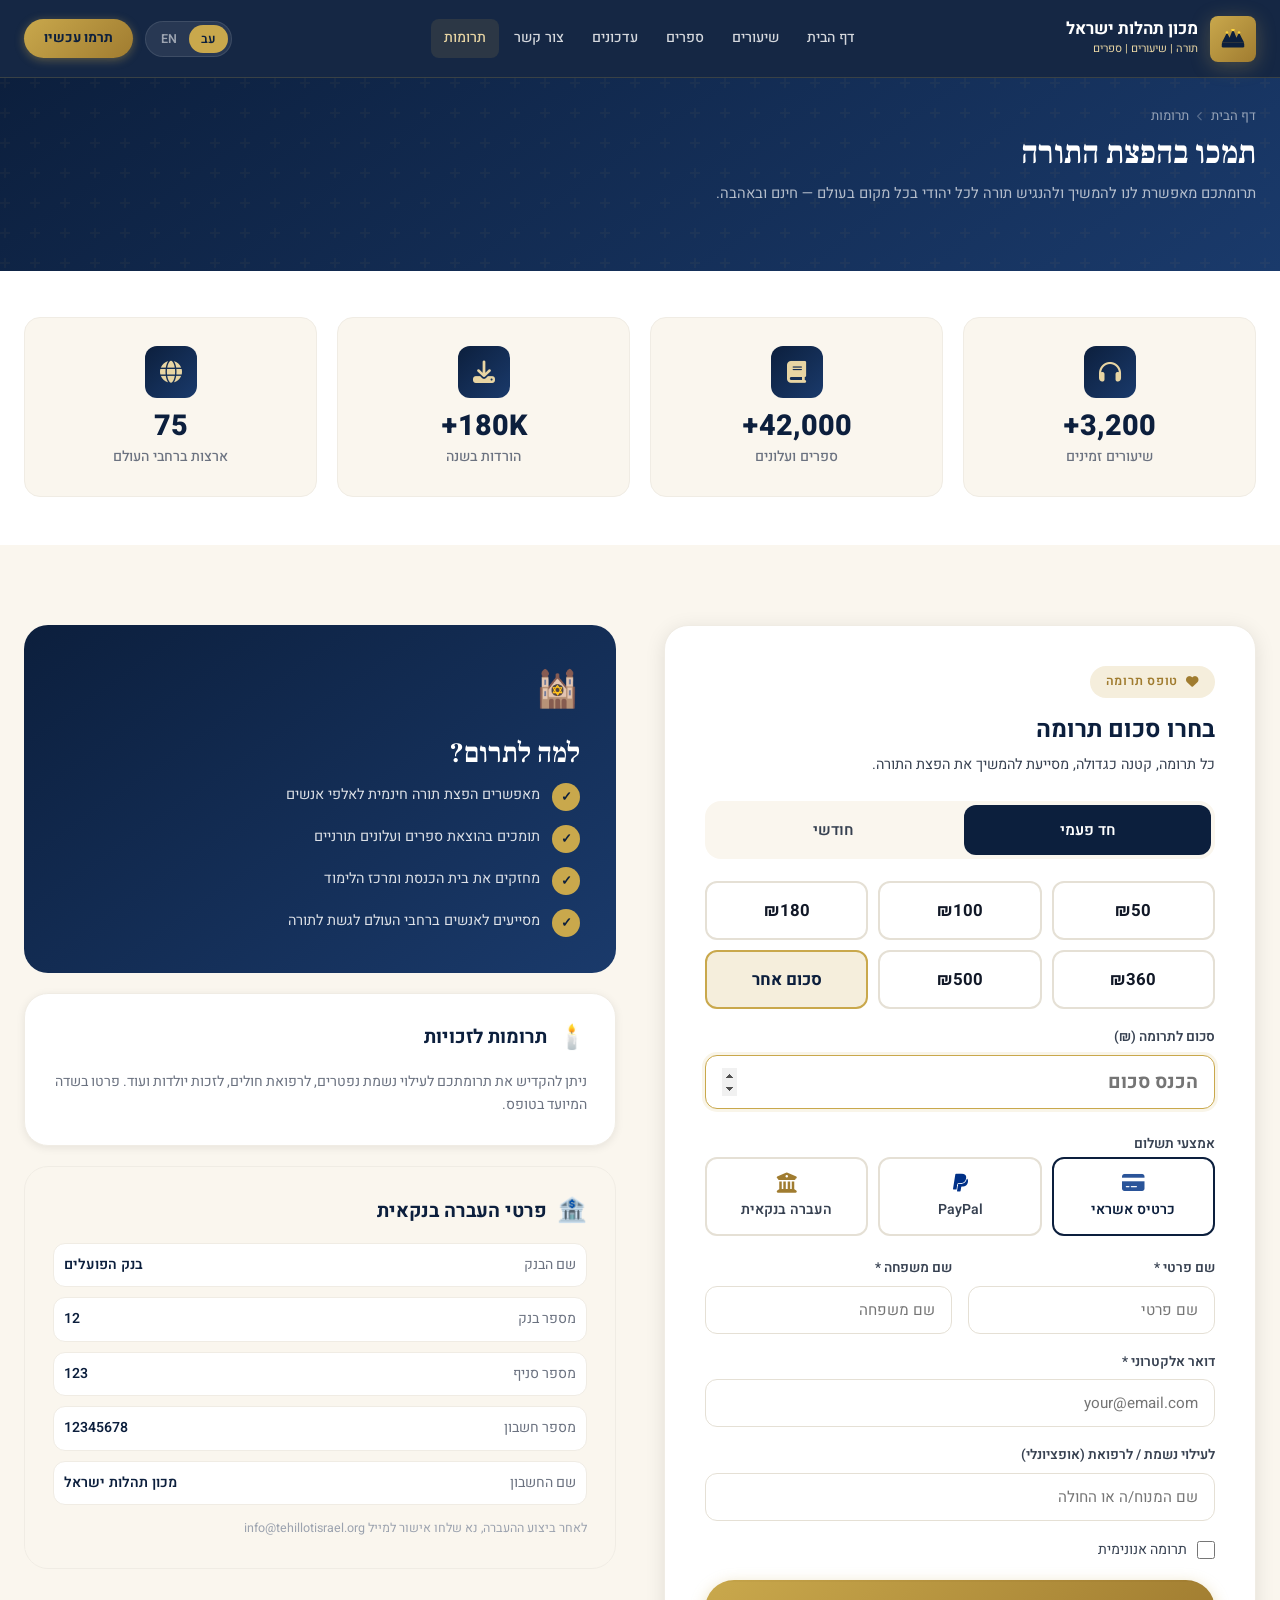
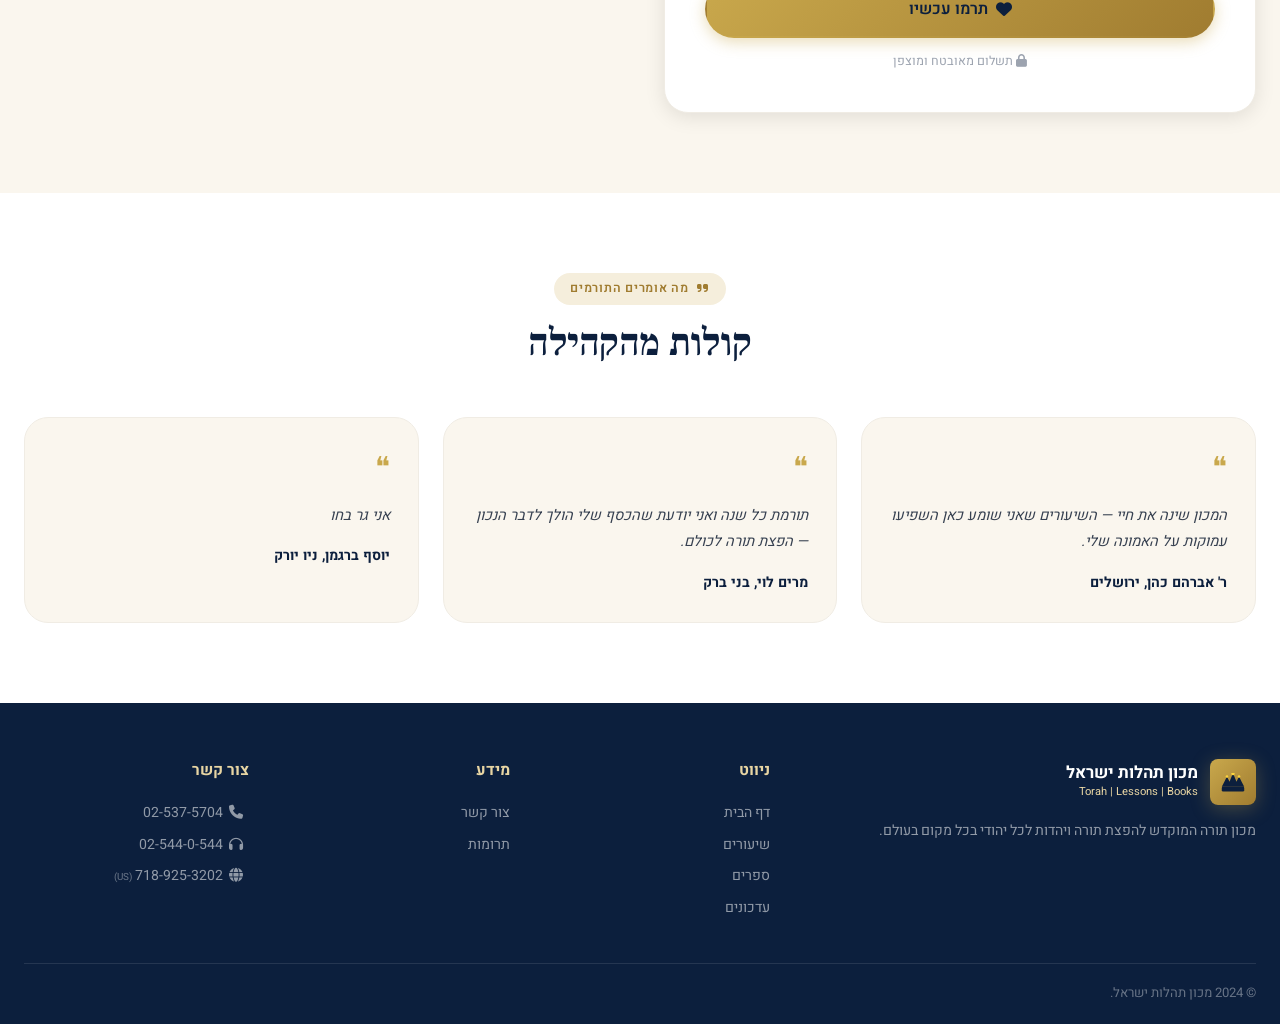
<file: donate.html>
<!DOCTYPE html>
<html lang="he" dir="rtl">
<head>
  <meta charset="UTF-8">
  <meta name="viewport" content="width=device-width, initial-scale=1.0">
  <title>תרומות — מכון תהלות ישראל</title>
  <link rel="stylesheet" href="css/style.css">
  <link rel="stylesheet" href="https://cdnjs.cloudflare.com/ajax/libs/font-awesome/6.5.0/css/all.min.css">
</head>
<body>

<nav class="navbar" id="navbar">
  <div class="nav-container">
    <a href="index.html" class="nav-logo">
      <div class="nav-logo-icon">
        <svg viewBox="0 0 30 22" width="26" height="19" fill="none" xmlns="http://www.w3.org/2000/svg">
          <path d="M2,16 L5,10 L8,4 L11,10 L15,0 L19,10 L22,4 L25,10 L28,16 Z" fill="#0c1f3d"/>
          <rect x="2" y="16" width="26" height="5.5" rx="1.5" fill="#0c1f3d"/>
          <circle cx="8"  cy="4"   r="1.5" fill="rgba(255,215,60,0.95)"/>
          <circle cx="15" cy="0.8" r="1.9" fill="rgba(255,215,60,1)"/>
          <circle cx="22" cy="4"   r="1.5" fill="rgba(255,215,60,0.95)"/>
        </svg>
      </div>
      <div>
        <div class="nav-logo-title" data-he="מכון תהלות ישראל" data-en="Tehillot Israel Institute">מכון תהלות ישראל</div>
        <div class="nav-logo-sub" data-he="תורה | שיעורים | ספרים" data-en="Torah | Lessons | Books">תורה | שיעורים | ספרים</div>
      </div>
    </a>
    <div class="nav-links" id="navLinks">
      <a href="index.html" data-he="דף הבית" data-en="Home">דף הבית</a>
      <a href="lessons.html" data-he="שיעורים" data-en="Lessons">שיעורים</a>
      <a href="books.html" data-he="ספרים" data-en="Books">ספרים</a>
      <a href="updates.html" data-he="עדכונים" data-en="Updates">עדכונים</a>
      <a href="contact.html" data-he="צור קשר" data-en="Contact">צור קשר</a>
      <a href="donate.html" class="active" data-he="תרומות" data-en="Donate">תרומות</a>
    </div>
    <div class="nav-actions">
      <div class="lang-switcher">
        <button class="lang-btn active" data-lang="he">עב</button>
        <button class="lang-btn" data-lang="en">EN</button>
      </div>
      <a href="donate.html" class="btn-donate-nav" data-he="תרמו עכשיו" data-en="Donate Now">תרמו עכשיו</a>
      <div class="hamburger" onclick="document.getElementById('navLinks').classList.toggle('open')">
        <span></span><span></span><span></span>
      </div>
    </div>
  </div>
</nav>

<div class="main-content">

  <!-- HERO -->
  <div class="page-header" style="padding-bottom:64px">
    <div class="container page-header-inner">
      <div class="breadcrumb">
        <a href="index.html" data-he="דף הבית" data-en="Home">דף הבית</a>
        <i class="fas fa-chevron-left"></i>
        <span data-he="תרומות" data-en="Donate">תרומות</span>
      </div>
      <h1 data-he="תמכו בהפצת התורה" data-en="Support Torah Outreach">תמכו בהפצת התורה</h1>
      <p data-he="תרומתכם מאפשרת לנו להמשיך ולהנגיש תורה לכל יהודי בכל מקום בעולם — חינם ובאהבה." data-en="Your donation enables us to continue making Torah accessible to every Jew everywhere — freely and with love.">
        תרומתכם מאפשרת לנו להמשיך ולהנגיש תורה לכל יהודי בכל מקום בעולם — חינם ובאהבה.
      </p>
    </div>
  </div>

  <!-- IMPACT STATS -->
  <section style="background:#fff;padding:48px 0;margin-top:-2px">
    <div class="container">
      <div class="stats-grid">
        <div class="stat-card">
          <div class="stat-icon"><i class="fas fa-headphones"></i></div>
          <div class="stat-num" style="font-size:1.8rem">3,200+</div>
          <div class="stat-lbl" data-he="שיעורים זמינים" data-en="Lessons Available">שיעורים זמינים</div>
        </div>
        <div class="stat-card">
          <div class="stat-icon"><i class="fas fa-book"></i></div>
          <div class="stat-num" style="font-size:1.8rem">42,000+</div>
          <div class="stat-lbl" data-he="ספרים ועלונים" data-en="Books & Pamphlets">ספרים ועלונים</div>
        </div>
        <div class="stat-card">
          <div class="stat-icon"><i class="fas fa-download"></i></div>
          <div class="stat-num" style="font-size:1.8rem">180K+</div>
          <div class="stat-lbl" data-he="הורדות בשנה" data-en="Downloads per Year">הורדות בשנה</div>
        </div>
        <div class="stat-card">
          <div class="stat-icon"><i class="fas fa-globe"></i></div>
          <div class="stat-num" style="font-size:1.8rem">75</div>
          <div class="stat-lbl" data-he="ארצות ברחבי העולם" data-en="Countries Worldwide">ארצות ברחבי העולם</div>
        </div>
      </div>
    </div>
  </section>

  <!-- DONATION FORM + SIDEBAR -->
  <section class="section" style="background:var(--cream)">
    <div class="container">
      <div class="grid-2" style="gap:48px;align-items:flex-start">

        <!-- FORM -->
        <div style="background:#fff;border-radius:var(--r-xl);padding:40px;box-shadow:var(--shadow-md);border:1px solid var(--border-light)">
          <div class="section-tag" style="margin-bottom:16px">
            <i class="fas fa-heart"></i>
            <span data-he="טופס תרומה" data-en="Donation Form">טופס תרומה</span>
          </div>
          <h2 style="font-size:1.5rem;margin-bottom:6px" data-he="בחרו סכום תרומה" data-en="Choose Donation Amount">בחרו סכום תרומה</h2>
          <p style="margin-bottom:24px;font-size:.9rem" data-he="כל תרומה, קטנה כגדולה, מסייעת להמשיך את הפצת התורה." data-en="Every donation, large or small, helps continue spreading Torah.">
            כל תרומה, קטנה כגדולה, מסייעת להמשיך את הפצת התורה.
          </p>

          <!-- DONATION TYPE -->
          <div style="display:flex;gap:8px;margin-bottom:22px;background:var(--cream);border-radius:var(--r-lg);padding:4px">
            <button class="btn btn-dark" id="oneTimeBtn" style="flex:1;justify-content:center;border-radius:var(--r-md)" onclick="setDonationType('onetime')">
              <span data-he="חד פעמי" data-en="One Time">חד פעמי</span>
            </button>
            <button class="btn" id="monthlyBtn" style="flex:1;justify-content:center;color:var(--text-med);border-radius:var(--r-md)" onclick="setDonationType('monthly')">
              <span data-he="חודשי" data-en="Monthly">חודשי</span>
            </button>
          </div>

          <!-- AMOUNT BUTTONS -->
          <div class="donate-amounts">
            <button class="amt-btn" data-amount="50" onclick="selectAmount(this)">₪50</button>
            <button class="amt-btn" data-amount="100" onclick="selectAmount(this)">₪100</button>
            <button class="amt-btn" data-amount="180" onclick="selectAmount(this)">₪180</button>
            <button class="amt-btn" data-amount="360" onclick="selectAmount(this)">₪360</button>
            <button class="amt-btn" data-amount="500" onclick="selectAmount(this)">₪500</button>
            <button class="amt-btn selected" data-amount="custom" onclick="selectAmount(this)" data-he="סכום אחר" data-en="Other">סכום אחר</button>
          </div>

          <div class="form-group" style="margin-bottom:22px">
            <label class="form-label" data-he="סכום לתרומה (₪)" data-en="Donation Amount (₪)">סכום לתרומה (₪)</label>
            <input type="number" id="customAmount" name="amount" class="form-control" placeholder="הכנס סכום" min="1" style="font-size:1.2rem;font-weight:700">
          </div>

          <!-- PAYMENT METHOD -->
          <div style="margin-bottom:22px">
            <label class="form-label" data-he="אמצעי תשלום" data-en="Payment Method">אמצעי תשלום</label>
            <div class="payment-methods">
              <button class="pay-btn selected" onclick="selectPay(this)">
                <i class="fas fa-credit-card" style="color:var(--primary-mid)"></i>
                <span data-he="כרטיס אשראי" data-en="Credit Card">כרטיס אשראי</span>
              </button>
              <button class="pay-btn" onclick="selectPay(this)">
                <i class="fab fa-paypal" style="color:#003087"></i>
                <span>PayPal</span>
              </button>
              <button class="pay-btn" onclick="selectPay(this)">
                <i class="fas fa-university" style="color:var(--gold-dark)"></i>
                <span data-he="העברה בנקאית" data-en="Bank Transfer">העברה בנקאית</span>
              </button>
            </div>
          </div>

          <form id="donateForm">
            <div class="form-row">
              <div class="form-group">
                <label class="form-label" data-he="שם פרטי *" data-en="First Name *">שם פרטי *</label>
                <input type="text" name="firstName" class="form-control" required
                  data-he="שם פרטי" data-en="First Name" placeholder="שם פרטי">
              </div>
              <div class="form-group">
                <label class="form-label" data-he="שם משפחה *" data-en="Last Name *">שם משפחה *</label>
                <input type="text" name="lastName" class="form-control" required
                  data-he="שם משפחה" data-en="Last Name" placeholder="שם משפחה">
              </div>
            </div>
            <div class="form-group">
              <label class="form-label" data-he="דואר אלקטרוני *" data-en="Email *">דואר אלקטרוני *</label>
              <input type="email" name="email" class="form-control" required
                placeholder="your@email.com">
            </div>
            <div class="form-group">
              <label class="form-label" data-he="לעילוי נשמת / לרפואת (אופציונלי)" data-en="In Memory / For the Healing of (optional)">לעילוי נשמת / לרפואת (אופציונלי)</label>
              <input type="text" name="dedication" class="form-control"
                data-he="שם המנוח/ה או החולה" data-en="Name of the deceased or ill"
                placeholder="שם המנוח/ה או החולה">
            </div>
            <div class="form-group" style="flex-direction:row;align-items:center;gap:10px">
              <input type="checkbox" name="anonymous" id="anonCheck" style="width:18px;height:18px;accent-color:var(--gold)">
              <label for="anonCheck" style="font-size:.88rem;color:var(--text-med);cursor:pointer"
                data-he="תרומה אנונימית" data-en="Anonymous donation">תרומה אנונימית</label>
            </div>
            <button type="submit" class="btn btn-primary btn-lg" style="width:100%;justify-content:center">
              <i class="fas fa-heart"></i>
              <span data-he="תרמו עכשיו" data-en="Donate Now">תרמו עכשיו</span>
            </button>
            <p style="text-align:center;font-size:.78rem;color:var(--text-muted);margin-top:12px">
              <i class="fas fa-lock"></i>
              <span data-he="תשלום מאובטח ומוצפן" data-en="Secure encrypted payment">תשלום מאובטח ומוצפן</span>
            </p>
          </form>
        </div>

        <!-- SIDEBAR -->
        <div>
          <!-- WHY DONATE -->
          <div style="background:linear-gradient(145deg,var(--primary),var(--primary-light));border-radius:var(--r-xl);padding:36px;color:#fff;margin-bottom:20px">
            <div style="font-size:36px;margin-bottom:16px">🕍</div>
            <h3 style="color:#fff;margin-bottom:12px;font-family:var(--font-display)" data-he="למה לתרום?" data-en="Why Donate?">למה לתרום?</h3>
            <div style="display:flex;flex-direction:column;gap:14px">
              <div style="display:flex;gap:12px;align-items:flex-start">
                <span style="background:var(--gold);color:var(--primary);width:28px;height:28px;border-radius:50%;display:flex;align-items:center;justify-content:center;font-size:13px;font-weight:700;flex-shrink:0">✓</span>
                <span style="font-size:.9rem;color:rgba(255,255,255,.85);line-height:1.6" data-he="מאפשרים הפצת תורה חינמית לאלפי אנשים" data-en="Enabling free Torah outreach to thousands of people">מאפשרים הפצת תורה חינמית לאלפי אנשים</span>
              </div>
              <div style="display:flex;gap:12px;align-items:flex-start">
                <span style="background:var(--gold);color:var(--primary);width:28px;height:28px;border-radius:50%;display:flex;align-items:center;justify-content:center;font-size:13px;font-weight:700;flex-shrink:0">✓</span>
                <span style="font-size:.9rem;color:rgba(255,255,255,.85);line-height:1.6" data-he="תומכים בהוצאת ספרים ועלונים תורניים" data-en="Supporting the publication of Torah books and pamphlets">תומכים בהוצאת ספרים ועלונים תורניים</span>
              </div>
              <div style="display:flex;gap:12px;align-items:flex-start">
                <span style="background:var(--gold);color:var(--primary);width:28px;height:28px;border-radius:50%;display:flex;align-items:center;justify-content:center;font-size:13px;font-weight:700;flex-shrink:0">✓</span>
                <span style="font-size:.9rem;color:rgba(255,255,255,.85);line-height:1.6" data-he="מחזקים את בית הכנסת ומרכז הלימוד" data-en="Strengthening the synagogue and study center">מחזקים את בית הכנסת ומרכז הלימוד</span>
              </div>
              <div style="display:flex;gap:12px;align-items:flex-start">
                <span style="background:var(--gold);color:var(--primary);width:28px;height:28px;border-radius:50%;display:flex;align-items:center;justify-content:center;font-size:13px;font-weight:700;flex-shrink:0">✓</span>
                <span style="font-size:.9rem;color:rgba(255,255,255,.85);line-height:1.6" data-he="מסייעים לאנשים ברחבי העולם לגשת לתורה" data-en="Helping people worldwide access Torah">מסייעים לאנשים ברחבי העולם לגשת לתורה</span>
              </div>
            </div>
          </div>

          <!-- DEDICATED DONATIONS -->
          <div style="background:#fff;border-radius:var(--r-xl);padding:28px;box-shadow:var(--shadow-sm);border:1px solid var(--border-light);margin-bottom:20px">
            <h4 style="margin-bottom:16px;display:flex;align-items:center;gap:10px">
              <span style="font-size:24px">🕯️</span>
              <span data-he="תרומות לזכויות" data-en="Dedicated Donations">תרומות לזכויות</span>
            </h4>
            <p style="font-size:.88rem;color:var(--text-light);line-height:1.7" data-he="ניתן להקדיש את תרומתכם לעילוי נשמת נפטרים, לרפואת חולים, לזכות יולדות ועוד. פרטו בשדה המיועד בטופס." data-en="You may dedicate your donation in memory of the departed, for the healing of the sick, in honor of new mothers and more. Specify in the designated field in the form.">
              ניתן להקדיש את תרומתכם לעילוי נשמת נפטרים, לרפואת חולים, לזכות יולדות ועוד. פרטו בשדה המיועד בטופס.
            </p>
          </div>

          <!-- BANK DETAILS -->
          <div style="background:var(--cream);border-radius:var(--r-xl);padding:28px;border:1px solid var(--border-light)">
            <h4 style="margin-bottom:16px;display:flex;align-items:center;gap:10px">
              <span style="font-size:24px">🏦</span>
              <span data-he="פרטי העברה בנקאית" data-en="Bank Transfer Details">פרטי העברה בנקאית</span>
            </h4>
            <div style="display:flex;flex-direction:column;gap:10px">
              <div style="display:flex;justify-content:space-between;font-size:.88rem;padding:10px;background:#fff;border-radius:var(--r-md);border:1px solid var(--border-light)">
                <span style="color:var(--text-light)" data-he="שם הבנק" data-en="Bank Name">שם הבנק</span>
                <span style="font-weight:600;color:var(--primary)" data-he="בנק הפועלים" data-en="Bank Hapoalim">בנק הפועלים</span>
              </div>
              <div style="display:flex;justify-content:space-between;font-size:.88rem;padding:10px;background:#fff;border-radius:var(--r-md);border:1px solid var(--border-light)">
                <span style="color:var(--text-light)" data-he="מספר בנק" data-en="Bank Number">מספר בנק</span>
                <span style="font-weight:600;color:var(--primary)">12</span>
              </div>
              <div style="display:flex;justify-content:space-between;font-size:.88rem;padding:10px;background:#fff;border-radius:var(--r-md);border:1px solid var(--border-light)">
                <span style="color:var(--text-light)" data-he="מספר סניף" data-en="Branch Number">מספר סניף</span>
                <span style="font-weight:600;color:var(--primary)">123</span>
              </div>
              <div style="display:flex;justify-content:space-between;font-size:.88rem;padding:10px;background:#fff;border-radius:var(--r-md);border:1px solid var(--border-light)">
                <span style="color:var(--text-light)" data-he="מספר חשבון" data-en="Account Number">מספר חשבון</span>
                <span style="font-weight:600;color:var(--primary)">12345678</span>
              </div>
              <div style="display:flex;justify-content:space-between;font-size:.88rem;padding:10px;background:#fff;border-radius:var(--r-md);border:1px solid var(--border-light)">
                <span style="color:var(--text-light)" data-he="שם החשבון" data-en="Account Name">שם החשבון</span>
                <span style="font-weight:600;color:var(--primary)" data-he="מכון תהלות ישראל" data-en="Tehillot Israel Institute">מכון תהלות ישראל</span>
              </div>
            </div>
            <p style="font-size:.78rem;color:var(--text-muted);margin-top:12px" data-he="לאחר ביצוע ההעברה, נא שלחו אישור למייל info@tehillotisrael.org" data-en="After the transfer, please send confirmation to info@tehillotisrael.org">
              לאחר ביצוע ההעברה, נא שלחו אישור למייל info@tehillotisrael.org
            </p>
          </div>
        </div>
      </div>
    </div>
  </section>

  <!-- TESTIMONIALS -->
  <section class="section" style="background:#fff">
    <div class="container">
      <div class="section-header">
        <div class="section-tag"><i class="fas fa-quote-right"></i> <span data-he="מה אומרים התורמים" data-en="What Donors Say">מה אומרים התורמים</span></div>
        <h2 class="section-title" data-he="קולות מהקהילה" data-en="Voices from the Community">קולות מהקהילה</h2>
      </div>
      <div class="grid-3">
        <div style="background:var(--cream);border-radius:var(--r-xl);padding:28px;border:1px solid var(--border-light)">
          <div style="font-size:28px;color:var(--gold);margin-bottom:12px">❝</div>
          <p style="font-size:.92rem;line-height:1.8;margin-bottom:16px;font-style:italic" data-he="המכון שינה את חיי — השיעורים שאני שומע כאן השפיעו עמוקות על האמונה שלי." data-en="The Institute changed my life — the lessons I hear here have profoundly influenced my faith.">המכון שינה את חיי — השיעורים שאני שומע כאן השפיעו עמוקות על האמונה שלי.</p>
          <div style="font-weight:700;color:var(--primary);font-size:.88rem" data-he="ר' אברהם כהן, ירושלים" data-en="R' Avraham Cohen, Jerusalem">ר' אברהם כהן, ירושלים</div>
        </div>
        <div style="background:var(--cream);border-radius:var(--r-xl);padding:28px;border:1px solid var(--border-light)">
          <div style="font-size:28px;color:var(--gold);margin-bottom:12px">❝</div>
          <p style="font-size:.92rem;line-height:1.8;margin-bottom:16px;font-style:italic" data-he="תורמת כל שנה ואני יודעת שהכסף שלי הולך לדבר הנכון — הפצת תורה לכולם." data-en="I donate every year and I know my money goes to the right place — spreading Torah to everyone.">תורמת כל שנה ואני יודעת שהכסף שלי הולך לדבר הנכון — הפצת תורה לכולם.</p>
          <div style="font-weight:700;color:var(--primary);font-size:.88rem" data-he="מרים לוי, בני ברק" data-en="Miriam Levi, Bnei Brak">מרים לוי, בני ברק</div>
        </div>
        <div style="background:var(--cream);border-radius:var(--r-xl);padding:28px;border:1px solid var(--border-light)">
          <div style="font-size:28px;color:var(--gold);margin-bottom:12px">❝</div>
          <p style="font-size:.92rem;line-height:1.8;margin-bottom:16px;font-style:italic" data-he="אני גר בחו"ל ובזכות האתר הזה אני מחובר לתורה ישראלית אמיתית כל יום." data-en="I live abroad and thanks to this site I am connected to authentic Israeli Torah every single day.">אני גר בחו"ל ובזכות האתר הזה אני מחובר לתורה ישראלית אמיתית כל יום.</p>
          <div style="font-weight:700;color:var(--primary);font-size:.88rem" data-he="יוסף ברגמן, ניו יורק" data-en="Yosef Bergman, New York">יוסף ברגמן, ניו יורק</div>
        </div>
      </div>
    </div>
  </section>
</div>

<!-- FOOTER -->
<footer>
  <div class="container">
    <div class="footer-grid">
      <div>
        <a href="index.html" class="nav-logo" style="display:inline-flex">
          <div class="nav-logo-icon">
        <svg viewBox="0 0 30 22" width="26" height="19" fill="none" xmlns="http://www.w3.org/2000/svg">
          <path d="M2,16 L5,10 L8,4 L11,10 L15,0 L19,10 L22,4 L25,10 L28,16 Z" fill="#0c1f3d"/>
          <rect x="2" y="16" width="26" height="5.5" rx="1.5" fill="#0c1f3d"/>
          <circle cx="8"  cy="4"   r="1.5" fill="rgba(255,215,60,0.95)"/>
          <circle cx="15" cy="0.8" r="1.9" fill="rgba(255,215,60,1)"/>
          <circle cx="22" cy="4"   r="1.5" fill="rgba(255,215,60,0.95)"/>
        </svg>
      </div>
          <div>
            <div class="nav-logo-title" data-he="מכון תהלות ישראל" data-en="Tehillot Israel Institute">מכון תהלות ישראל</div>
            <div class="nav-logo-sub">Torah | Lessons | Books</div>
          </div>
        </a>
        <p class="footer-desc" data-he="מכון תורה המוקדש להפצת תורה ויהדות לכל יהודי בכל מקום בעולם." data-en="A Torah institute dedicated to spreading Torah and Judaism to every Jew everywhere.">מכון תורה המוקדש להפצת תורה ויהדות לכל יהודי בכל מקום בעולם.</p>
      </div>
      <div>
        <div class="footer-col-title" data-he="ניווט" data-en="Navigation">ניווט</div>
        <div class="footer-links">
          <a href="index.html" data-he="דף הבית" data-en="Home">דף הבית</a>
          <a href="lessons.html" data-he="שיעורים" data-en="Lessons">שיעורים</a>
          <a href="books.html" data-he="ספרים" data-en="Books">ספרים</a>
          <a href="updates.html" data-he="עדכונים" data-en="Updates">עדכונים</a>
        </div>
      </div>
      <div>
        <div class="footer-col-title" data-he="מידע" data-en="Info">מידע</div>
        <div class="footer-links">
          <a href="contact.html" data-he="צור קשר" data-en="Contact">צור קשר</a>
          <a href="donate.html" data-he="תרומות" data-en="Donate">תרומות</a>
        </div>
      </div>
      <div>
        <div class="footer-col-title" data-he="צור קשר" data-en="Contact">צור קשר</div>
        <div class="footer-links">
          <a href="tel:0253757504"><i class="fas fa-phone" style="margin-left:6px;margin-right:6px"></i>02-537-5704</a>
          <a href="tel:025440544"><i class="fas fa-headphones" style="margin-left:6px;margin-right:6px"></i>02-544-0-544</a>
          <a href="tel:+17189253202"><i class="fas fa-globe" style="margin-left:6px;margin-right:6px"></i>718-925-3202 <span style="font-size:.7em;opacity:.7">(US)</span></a>
        </div>
      </div>
    </div>
    <div class="footer-bottom">
      <p data-he="© 2024 מכון תהלות ישראל." data-en="© 2024 Tehillot Israel Institute.">© 2024 מכון תהלות ישראל.</p>
    </div>
  </div>
</footer>

<div class="audio-player" id="audioPlayer">
  <div class="player-track"><div class="player-thumb"><i class="fas fa-headphones"></i></div><div><div class="player-title">—</div><div class="player-speaker"></div></div></div>
  <div class="player-controls"><button class="player-btn player-prev"><i class="fas fa-step-backward"></i></button><button class="player-btn player-play"><i class="fas fa-play"></i></button><button class="player-btn player-next"><i class="fas fa-step-forward"></i></button></div>
  <div class="player-progress"><div class="player-timeline"><div class="player-fill"></div></div><div class="player-time"><span class="player-cur">0:00</span><span class="player-dur">0:00</span></div></div>
  <div class="player-extras"><button class="speed-btn">1x</button><div class="vol-wrap"><span class="vol-icon"><i class="fas fa-volume-up"></i></span><input type="range" class="vol-slider" min="0" max="1" step="0.05" value="1"></div></div>
  <span class="player-close" onclick="Player.close()"><i class="fas fa-times"></i></span>
</div>
<div class="modal-overlay" id="lessonModal"><div class="modal"><div id="lessonModalBody"></div></div></div>
<div class="modal-overlay" id="bookModal"><div class="modal"><div id="bookModalBody"></div></div></div>
<div class="toast-container"></div>

<script src="js/data.js"></script>
<script src="js/app.js"></script>
<script>
let donationType = 'onetime';

function setDonationType(type) {
  donationType = type;
  const oneBtn = document.getElementById('oneTimeBtn');
  const monBtn = document.getElementById('monthlyBtn');
  if (type === 'onetime') {
    oneBtn.className = 'btn btn-dark'; oneBtn.style.cssText = 'flex:1;justify-content:center;border-radius:var(--r-md)';
    monBtn.className = 'btn'; monBtn.style.cssText = 'flex:1;justify-content:center;color:var(--text-med);border-radius:var(--r-md)';
  } else {
    monBtn.className = 'btn btn-dark'; monBtn.style.cssText = 'flex:1;justify-content:center;border-radius:var(--r-md)';
    oneBtn.className = 'btn'; oneBtn.style.cssText = 'flex:1;justify-content:center;color:var(--text-med);border-radius:var(--r-md)';
  }
}

function selectAmount(btn) {
  document.querySelectorAll('.amt-btn').forEach(b => b.classList.remove('selected'));
  btn.classList.add('selected');
  const customInput = document.getElementById('customAmount');
  if (btn.dataset.amount === 'custom') {
    customInput.style.display = '';
    customInput.focus();
  } else {
    customInput.style.display = '';
    customInput.value = btn.dataset.amount;
  }
}

function selectPay(btn) {
  document.querySelectorAll('.pay-btn').forEach(b => b.classList.remove('selected'));
  btn.classList.add('selected');
}

function initPage() {
  document.getElementById('customAmount').value = '';
  document.querySelector('.amt-btn[data-amount="custom"]').click();
}
</script>
</body>
</html>
</file>
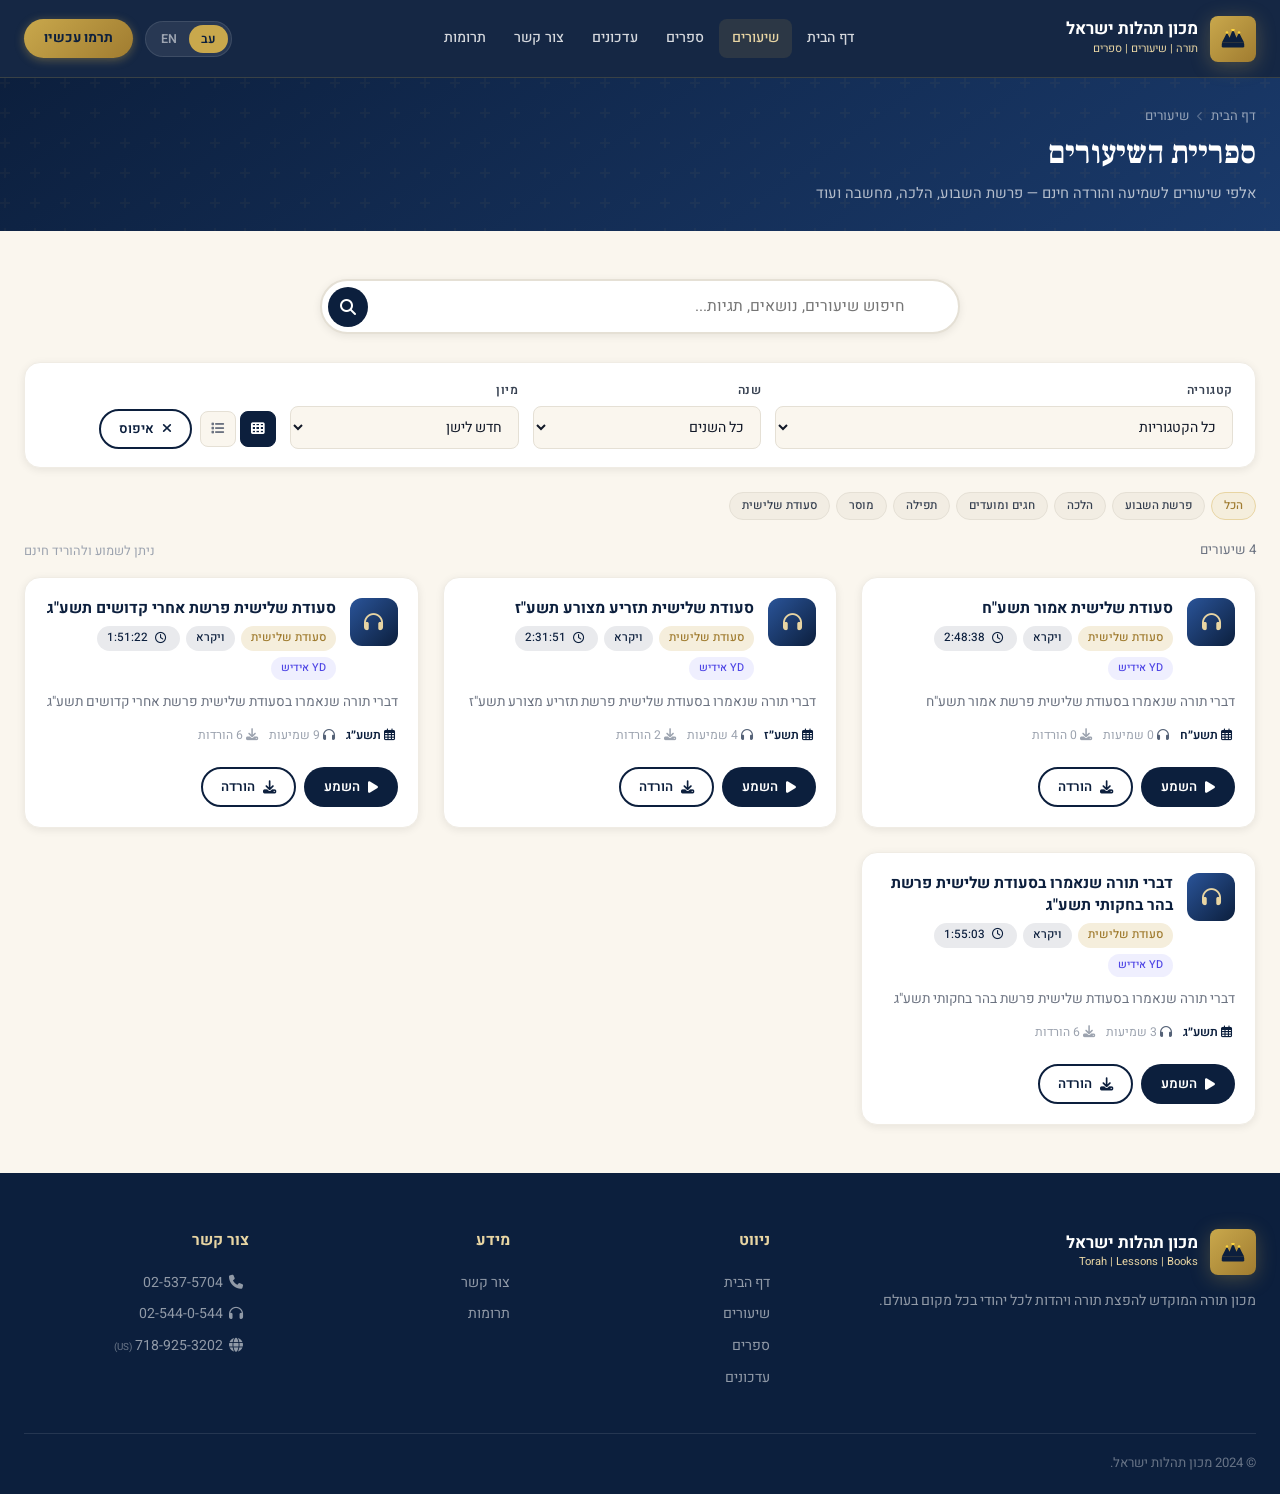
<file: lessons.html>
<!DOCTYPE html>
<html lang="he" dir="rtl">
<head>
  <meta charset="UTF-8">
  <meta name="viewport" content="width=device-width, initial-scale=1.0">
  <title>שיעורים — מכון תהלות ישראל</title>
  <meta name="description" content="ספריית שיעורים — אלפי שיעורים לשמיעה והורדה בכל נושאי התורה">
  <link rel="stylesheet" href="css/style.css">
  <link rel="stylesheet" href="https://cdnjs.cloudflare.com/ajax/libs/font-awesome/6.5.0/css/all.min.css">
</head>
<body>

<nav class="navbar" id="navbar">
  <div class="nav-container">
    <a href="index.html" class="nav-logo">
      <div class="nav-logo-icon">
        <svg viewBox="0 0 30 22" width="26" height="19" fill="none" xmlns="http://www.w3.org/2000/svg">
          <path d="M2,16 L5,10 L8,4 L11,10 L15,0 L19,10 L22,4 L25,10 L28,16 Z" fill="#0c1f3d"/>
          <rect x="2" y="16" width="26" height="5.5" rx="1.5" fill="#0c1f3d"/>
          <circle cx="8"  cy="4"   r="1.5" fill="rgba(255,215,60,0.95)"/>
          <circle cx="15" cy="0.8" r="1.9" fill="rgba(255,215,60,1)"/>
          <circle cx="22" cy="4"   r="1.5" fill="rgba(255,215,60,0.95)"/>
        </svg>
      </div>
      <div>
        <div class="nav-logo-title" data-he="מכון תהלות ישראל" data-en="Tehillot Israel Institute">מכון תהלות ישראל</div>
        <div class="nav-logo-sub" data-he="תורה | שיעורים | ספרים" data-en="Torah | Lessons | Books">תורה | שיעורים | ספרים</div>
      </div>
    </a>
    <div class="nav-links" id="navLinks">
      <a href="index.html" data-he="דף הבית" data-en="Home">דף הבית</a>
      <a href="lessons.html" class="active" data-he="שיעורים" data-en="Lessons">שיעורים</a>
      <a href="books.html" data-he="ספרים" data-en="Books">ספרים</a>
      <a href="updates.html" data-he="עדכונים" data-en="Updates">עדכונים</a>
      <a href="contact.html" data-he="צור קשר" data-en="Contact">צור קשר</a>
      <a href="donate.html" data-he="תרומות" data-en="Donate">תרומות</a>
    </div>
    <div class="nav-actions">
      <div class="lang-switcher">
        <button class="lang-btn active" data-lang="he">עב</button>
        <button class="lang-btn" data-lang="en">EN</button>
      </div>
      <a href="donate.html" class="btn-donate-nav" data-he="תרמו עכשיו" data-en="Donate Now">תרמו עכשיו</a>
      <div class="hamburger" onclick="document.getElementById('navLinks').classList.toggle('open')">
        <span></span><span></span><span></span>
      </div>
    </div>
  </div>
</nav>

<div class="main-content">
  <!-- PAGE HEADER -->
  <div class="page-header">
    <div class="container page-header-inner">
      <div class="breadcrumb">
        <a href="index.html" data-he="דף הבית" data-en="Home">דף הבית</a>
        <i class="fas fa-chevron-left"></i>
        <span data-he="שיעורים" data-en="Lessons">שיעורים</span>
      </div>
      <h1 data-he="ספריית השיעורים" data-en="Lessons Library">ספריית השיעורים</h1>
      <p data-he="אלפי שיעורים לשמיעה והורדה חינם — פרשת השבוע, הלכה, מחשבה ועוד" data-en="Thousands of lessons to listen and download for free — Parasha, Halacha, Jewish Thought and more">
        אלפי שיעורים לשמיעה והורדה חינם — פרשת השבוע, הלכה, מחשבה ועוד
      </p>
    </div>
  </div>

  <section class="section-sm">
    <div class="container">

      <!-- SEARCH BAR -->
      <div style="max-width:640px;margin:0 auto 28px" class="search-wrapper">
        <input type="text" class="search-input" id="searchInput"
          data-he="חיפוש שיעורים, נושאים, תגיות..." data-en="Search lessons, topics, tags..."
          placeholder="חיפוש שיעורים, נושאים, תגיות...">
        <button class="search-btn"><i class="fas fa-search"></i></button>
      </div>

      <!-- FILTERS -->
      <div class="filters-bar">
        <div class="filter-group" style="flex:2;min-width:180px">
          <label class="filter-label" data-he="קטגוריה" data-en="Category">קטגוריה</label>
          <select class="filter-select" id="filterCat">
            <option value="all" data-he="כל הקטגוריות" data-en="All Categories">כל הקטגוריות</option>
          </select>
        </div>
        <div class="filter-group" id="subCatGroup" style="flex:2;min-width:180px;display:none">
          <label class="filter-label" data-he="תת-קטגוריה" data-en="Sub-Topic">תת-קטגוריה</label>
          <select class="filter-select" id="filterSubCat">
            <option value="all" data-he="כל הנושאים" data-en="All Topics">כל הנושאים</option>
          </select>
        </div>
        <div class="filter-group">
          <label class="filter-label" data-he="שנה" data-en="Year">שנה</label>
          <select class="filter-select" id="filterYear">
            <option value="" data-he="כל השנים" data-en="All Years">כל השנים</option>
          </select>
        </div>
        <div class="filter-group">
          <label class="filter-label" data-he="מיון" data-en="Sort By">מיון</label>
          <select class="filter-select" id="filterSort">
            <option value="newest" data-he="חדש לישן" data-en="Newest First">חדש לישן</option>
            <option value="oldest" data-he="ישן לחדש" data-en="Oldest First">ישן לחדש</option>
            <option value="most-played" data-he="הכי נשמע" data-en="Most Played">הכי נשמע</option>
            <option value="popular" data-he="הכי הורד" data-en="Most Downloaded">הכי הורד</option>
            <option value="alpha" data-he="א-ב" data-en="A-Z">א-ב</option>
          </select>
        </div>
        <div class="filter-group" style="min-width:auto;justify-content:flex-end">
          <label class="filter-label">&nbsp;</label>
          <div class="filter-btn-group">
            <div class="view-toggle">
              <button class="view-btn active" id="viewGrid" title="Grid"><i class="fas fa-th"></i></button>
              <button class="view-btn" id="viewList" title="List"><i class="fas fa-list"></i></button>
            </div>
            <button class="btn btn-outline-dark btn-sm" onclick="clearFilters()">
              <i class="fas fa-times"></i> <span data-he="איפוס" data-en="Clear">איפוס</span>
            </button>
          </div>
        </div>
      </div>

      <!-- TAGS -->
      <div class="tags" id="categoryTags" style="margin-bottom:20px"></div>

      <!-- RESULTS INFO -->
      <div class="flex-between" style="margin-bottom:16px;flex-wrap:wrap;gap:8px">
        <span class="results-count" id="resultsCount"></span>
        <span style="font-size:.8rem;color:var(--text-muted)" data-he="ניתן לשמוע ולהוריד חינם" data-en="Free to listen and download">ניתן לשמוע ולהוריד חינם</span>
      </div>

      <!-- LESSONS GRID -->
      <div class="grid-3" id="lessonsGrid"></div>

      <!-- LIST VIEW (hidden by default) -->
      <div id="lessonsList" class="hidden"></div>

      <!-- PAGINATION -->
      <div id="pagination"></div>
    </div>
  </section>
</div>

<!-- FOOTER -->
<footer>
  <div class="container">
    <div class="footer-grid">
      <div>
        <a href="index.html" class="nav-logo" style="display:inline-flex">
          <div class="nav-logo-icon">
        <svg viewBox="0 0 30 22" width="26" height="19" fill="none" xmlns="http://www.w3.org/2000/svg">
          <path d="M2,16 L5,10 L8,4 L11,10 L15,0 L19,10 L22,4 L25,10 L28,16 Z" fill="#0c1f3d"/>
          <rect x="2" y="16" width="26" height="5.5" rx="1.5" fill="#0c1f3d"/>
          <circle cx="8"  cy="4"   r="1.5" fill="rgba(255,215,60,0.95)"/>
          <circle cx="15" cy="0.8" r="1.9" fill="rgba(255,215,60,1)"/>
          <circle cx="22" cy="4"   r="1.5" fill="rgba(255,215,60,0.95)"/>
        </svg>
      </div>
          <div>
            <div class="nav-logo-title" data-he="מכון תהלות ישראל" data-en="Tehillot Israel Institute">מכון תהלות ישראל</div>
            <div class="nav-logo-sub">Torah | Lessons | Books</div>
          </div>
        </a>
        <p class="footer-desc" data-he="מכון תורה המוקדש להפצת תורה ויהדות לכל יהודי בכל מקום בעולם." data-en="A Torah institute dedicated to spreading Torah and Judaism to every Jew everywhere.">מכון תורה המוקדש להפצת תורה ויהדות לכל יהודי בכל מקום בעולם.</p>
      </div>
      <div>
        <div class="footer-col-title" data-he="ניווט" data-en="Navigation">ניווט</div>
        <div class="footer-links">
          <a href="index.html" data-he="דף הבית" data-en="Home">דף הבית</a>
          <a href="lessons.html" data-he="שיעורים" data-en="Lessons">שיעורים</a>
          <a href="books.html" data-he="ספרים" data-en="Books">ספרים</a>
          <a href="updates.html" data-he="עדכונים" data-en="Updates">עדכונים</a>
        </div>
      </div>
      <div>
        <div class="footer-col-title" data-he="מידע" data-en="Info">מידע</div>
        <div class="footer-links">
          <a href="contact.html" data-he="צור קשר" data-en="Contact">צור קשר</a>
          <a href="donate.html" data-he="תרומות" data-en="Donate">תרומות</a>
        </div>
      </div>
      <div>
        <div class="footer-col-title" data-he="צור קשר" data-en="Contact">צור קשר</div>
        <div class="footer-links">
          <a href="tel:0253757504"><i class="fas fa-phone" style="margin-left:6px;margin-right:6px"></i>02-537-5704</a>
          <a href="tel:025440544"><i class="fas fa-headphones" style="margin-left:6px;margin-right:6px"></i>02-544-0-544</a>
          <a href="tel:+17189253202"><i class="fas fa-globe" style="margin-left:6px;margin-right:6px"></i>718-925-3202 <span style="font-size:.7em;opacity:.7">(US)</span></a>
        </div>
      </div>
    </div>
    <div class="footer-bottom">
      <p data-he="© 2024 מכון תהלות ישראל." data-en="© 2024 Tehillot Israel Institute.">© 2024 מכון תהלות ישראל.</p>
    </div>
  </div>
</footer>

<!-- AUDIO PLAYER (Floating Draggable Window) -->
<div class="audio-player" id="audioPlayer">
  <!-- Drag handle -->
  <div class="player-handle" id="playerHandle">
    <i class="fas fa-grip-vertical" style="color:rgba(255,255,255,.35);font-size:13px"></i>
    <span class="player-handle-title">מנגן שיעורים</span>
    <button class="player-close-btn" onclick="Player.close()"><i class="fas fa-times"></i></button>
  </div>
  <!-- Track info -->
  <div class="player-track">
    <div class="player-thumb"><i class="fas fa-headphones"></i></div>
    <div style="flex:1;min-width:0">
      <div class="player-title" data-he="בחר שיעור להשמעה" data-en="Select a lesson">בחר שיעור להשמעה</div>
      <div class="player-speaker"></div>
    </div>
  </div>
  <!-- Controls -->
  <div class="player-controls">
    <button class="player-btn player-prev" title="אחורה 10 שניות" style="display:flex;flex-direction:column;align-items:center;gap:1px">
      <i class="fas fa-rotate-left" style="font-size:14px"></i>
      <span style="font-size:9px;font-weight:700;line-height:1">10</span>
    </button>
    <button class="player-btn player-play"><i class="fas fa-play"></i></button>
    <button class="player-btn player-next" title="קדימה 10 שניות" style="display:flex;flex-direction:column;align-items:center;gap:1px">
      <i class="fas fa-rotate-right" style="font-size:14px"></i>
      <span style="font-size:9px;font-weight:700;line-height:1">10</span>
    </button>
  </div>
  <!-- Progress -->
  <div class="player-progress">
    <div class="player-timeline"><div class="player-fill"></div></div>
    <div class="player-time"><span class="player-cur">0:00</span><span class="player-dur">0:00</span></div>
  </div>
  <!-- Extras -->
  <div class="player-extras">
    <button class="speed-btn">1x</button>
    <div class="vol-wrap">
      <span class="vol-icon"><i class="fas fa-volume-up"></i></span>
      <input type="range" class="vol-slider" min="0" max="1" step="0.05" value="1">
    </div>
  </div>
</div>

<div class="modal-overlay" id="lessonModal">
  <div class="modal"><div id="lessonModalBody"></div></div>
</div>
<div class="modal-overlay" id="bookModal">
  <div class="modal"><div id="bookModalBody"></div></div>
</div>
<div class="toast-container"></div>

<script src="js/data.js"></script>
<script src="js/app.js"></script>
<script>
let currentQ = '', isListView = false;

function getFilters() {
  return {
    q:          document.getElementById('searchInput')?.value || '',
    category:   document.getElementById('filterCat')?.value   || 'all',
    subcategory:document.getElementById('filterSubCat')?.value|| 'all',
    year:       document.getElementById('filterYear')?.value   || '',
    sort:       document.getElementById('filterSort')?.value   || 'newest',
  };
}

function renderPage() {
  const lang = Lang.current;
  const opts = getFilters();
  currentQ = opts.q;
  const allLessons = getData('lessons');
  const filtered = Search.filter(allLessons, opts);
  const countEl = document.getElementById('resultsCount');
  if (countEl) countEl.textContent = `${filtered.length} ${lang === 'he' ? 'שיעורים' : 'lessons'}`;

  if (isListView) {
    document.getElementById('lessonsGrid').classList.add('hidden');
    document.getElementById('lessonsList').classList.remove('hidden');
    Paginator.render('lessonsList', filtered, l => renderLessonListItem(l, currentQ));
  } else {
    document.getElementById('lessonsGrid').classList.remove('hidden');
    document.getElementById('lessonsList').classList.add('hidden');
    Paginator.render('lessonsGrid', filtered, l => renderLessonCard(l, currentQ));
  }
}

function renderLessonListItem(lesson, q = '') {
  const lang = Lang.current;
  const title = lang === 'he' ? lesson.titleHe : (lesson.titleEn||lesson.titleHe);
  const desc  = lang === 'he' ? lesson.descHe : (lesson.descEn||lesson.descHe);
  const catObj = getCategories('lessons').find(c => c.id === lesson.category);
  const catLabel = catObj ? (lang === 'he' ? catObj.he : catObj.en) : lesson.category;
  return `
    <div class="card" style="padding:18px;margin-bottom:12px;display:flex;gap:16px;align-items:flex-start;cursor:pointer" onclick="openLesson(${lesson.id})">
      <div class="lesson-icon" style="min-width:48px"><i class="fas fa-headphones"></i></div>
      <div style="flex:1;min-width:0">
        <div style="display:flex;align-items:center;gap:8px;flex-wrap:wrap;margin-bottom:6px">
          <div class="lesson-title" style="margin:0">${Search.highlight(title, q)}</div>
          ${lesson.featured ? '<span class="badge badge-green"><i class="fas fa-star"></i></span>' : ''}
        </div>
        <div style="display:flex;flex-wrap:wrap;gap:8px;margin-bottom:8px">
          <span class="badge badge-gold">${catLabel}</span>
          <span class="badge badge-blue"><i class="far fa-clock" style="margin:0 3px"></i>${lesson.duration}</span>
          ${toHebrewYear(getLessonYear(lesson)) ? `<span style="font-size:.78rem;font-weight:600;color:var(--primary)"><i class="far fa-calendar-alt" style="margin:0 4px"></i>${toHebrewYear(getLessonYear(lesson))}</span>` : ''}
          ${getLangBadge(lesson.language, lang)}
          <span style="font-size:.76rem;color:var(--text-muted)"><i class="fas fa-headphones" style="margin:0 3px;color:var(--primary);opacity:.7"></i>${(lesson.plays||0).toLocaleString()}</span>
          <span style="font-size:.76rem;color:var(--text-muted)"><i class="fas fa-download" style="margin:0 3px"></i>${(lesson.downloads||0).toLocaleString()}</span>
        </div>
        <p class="lesson-desc" style="margin-bottom:0">${Search.highlight(desc, q)}</p>
      </div>
      <div style="display:flex;gap:8px;flex-shrink:0;align-items:center">
        <button class="btn btn-dark btn-sm" onclick="event.stopPropagation();playLesson(${lesson.id})">
          <i class="fas fa-play"></i>
        </button>
        <button class="btn btn-outline-dark btn-sm" onclick="event.stopPropagation();downloadLesson(${lesson.id})">
          <i class="fas fa-download"></i>
        </button>
      </div>
    </div>`;
}

function clearFilters() {
  document.getElementById('searchInput').value = '';
  document.getElementById('filterCat').value   = 'all';
  document.getElementById('filterSubCat').value = 'all';
  document.getElementById('subCatGroup').style.display = 'none';
  document.getElementById('filterYear').value  = '';
  document.getElementById('filterSort').value  = 'newest';
  document.querySelectorAll('#categoryTags .tag').forEach(t => t.classList.remove('active'));
  Paginator.page = 1;
  renderPage();
}

function buildSubCatUI(catId) {
  const lang = Lang.current;
  const subGroup = document.getElementById('subCatGroup');
  const subSel = document.getElementById('filterSubCat');
  if (!subGroup || !subSel) return;
  const cats = getCategories('lessons');
  const cat = cats.find(c => c.id === catId);
  const subs = cat?.subs || [];
  if (catId === 'all' || !subs.length) {
    subGroup.style.display = 'none';
    subSel.value = 'all';
    return;
  }
  subSel.innerHTML = `<option value="all">${lang === 'he' ? 'כל הנושאים' : 'All Topics'}</option>`;
  subs.forEach(s => {
    const opt = document.createElement('option');
    opt.value = s.id;
    opt.textContent = lang === 'he' ? s.he : s.en;
    subSel.appendChild(opt);
  });
  subGroup.style.display = '';
}

function buildCatUI() {
  const lang = Lang.current;
  const cats = getCategories('lessons');
  const catSel = document.getElementById('filterCat');
  const tagsEl = document.getElementById('categoryTags');
  const currentCat = catSel.value || 'all';
  // Rebuild select options
  catSel.innerHTML = `<option value="all">${lang === 'he' ? 'כל הקטגוריות' : 'All Categories'}</option>`;
  cats.forEach(c => {
    const opt = document.createElement('option');
    opt.value = c.id;
    opt.textContent = lang === 'he' ? c.he : c.en;
    catSel.appendChild(opt);
  });
  catSel.value = currentCat;
  buildSubCatUI(currentCat);
  // Rebuild category tag pills
  tagsEl.innerHTML = '';
  const allTag = document.createElement('span');
  allTag.className = 'tag' + (currentCat === 'all' ? ' active' : '');
  allTag.textContent = lang === 'he' ? 'הכל' : 'All';
  allTag.onclick = () => {
    catSel.value = 'all';
    document.querySelectorAll('#categoryTags .tag').forEach(t => t.classList.remove('active'));
    allTag.classList.add('active');
    buildSubCatUI('all');
    Paginator.page = 1; renderPage();
  };
  tagsEl.appendChild(allTag);
  cats.forEach(c => {
    const t = document.createElement('span');
    t.className = 'tag' + (currentCat === c.id ? ' active' : '');
    t.textContent = lang === 'he' ? c.he : c.en;
    t.onclick = () => {
      catSel.value = c.id;
      document.querySelectorAll('#categoryTags .tag').forEach(x => x.classList.remove('active'));
      t.classList.add('active');
      buildSubCatUI(c.id);
      Paginator.page = 1; renderPage();
    };
    tagsEl.appendChild(t);
  });
}

function initPage() {
  buildCatUI();

  // Populate year selector — collect years from lessons data, sort descending
  const yearSel = document.getElementById('filterYear');
  if (yearSel) {
    const lessons = getData('lessons');
    const years = [...new Set(lessons.map(l => getLessonYear(l)).filter(Boolean))].sort((a,b) => b-a);
    years.forEach(y => {
      const opt = document.createElement('option');
      opt.value = y;
      const heY = toHebrewYear(y);
      opt.textContent = heY ? `${heY}  (${y})` : y;
      yearSel.appendChild(opt);
    });
  }

  // Search + filter events
  let debounce;
  document.getElementById('searchInput').addEventListener('input', () => {
    clearTimeout(debounce); debounce = setTimeout(() => { Paginator.page=1; renderPage(); }, 300);
  });
  document.getElementById('filterCat')?.addEventListener('change', () => {
    buildSubCatUI(document.getElementById('filterCat').value);
    Paginator.page=1; renderPage();
  });
  ['filterSubCat','filterYear','filterSort'].forEach(id => {
    document.getElementById(id)?.addEventListener('change', () => { Paginator.page=1; renderPage(); });
  });
  // View toggle
  document.getElementById('viewGrid').addEventListener('click', () => {
    isListView = false;
    document.getElementById('viewGrid').classList.add('active');
    document.getElementById('viewList').classList.remove('active');
    renderPage();
  });
  document.getElementById('viewList').addEventListener('click', () => {
    isListView = true;
    document.getElementById('viewList').classList.add('active');
    document.getElementById('viewGrid').classList.remove('active');
    renderPage();
  });
  renderPage();
}

function onLangChange() {
  buildCatUI();
  renderPage();
}
</script>
</body>
</html>
</file>
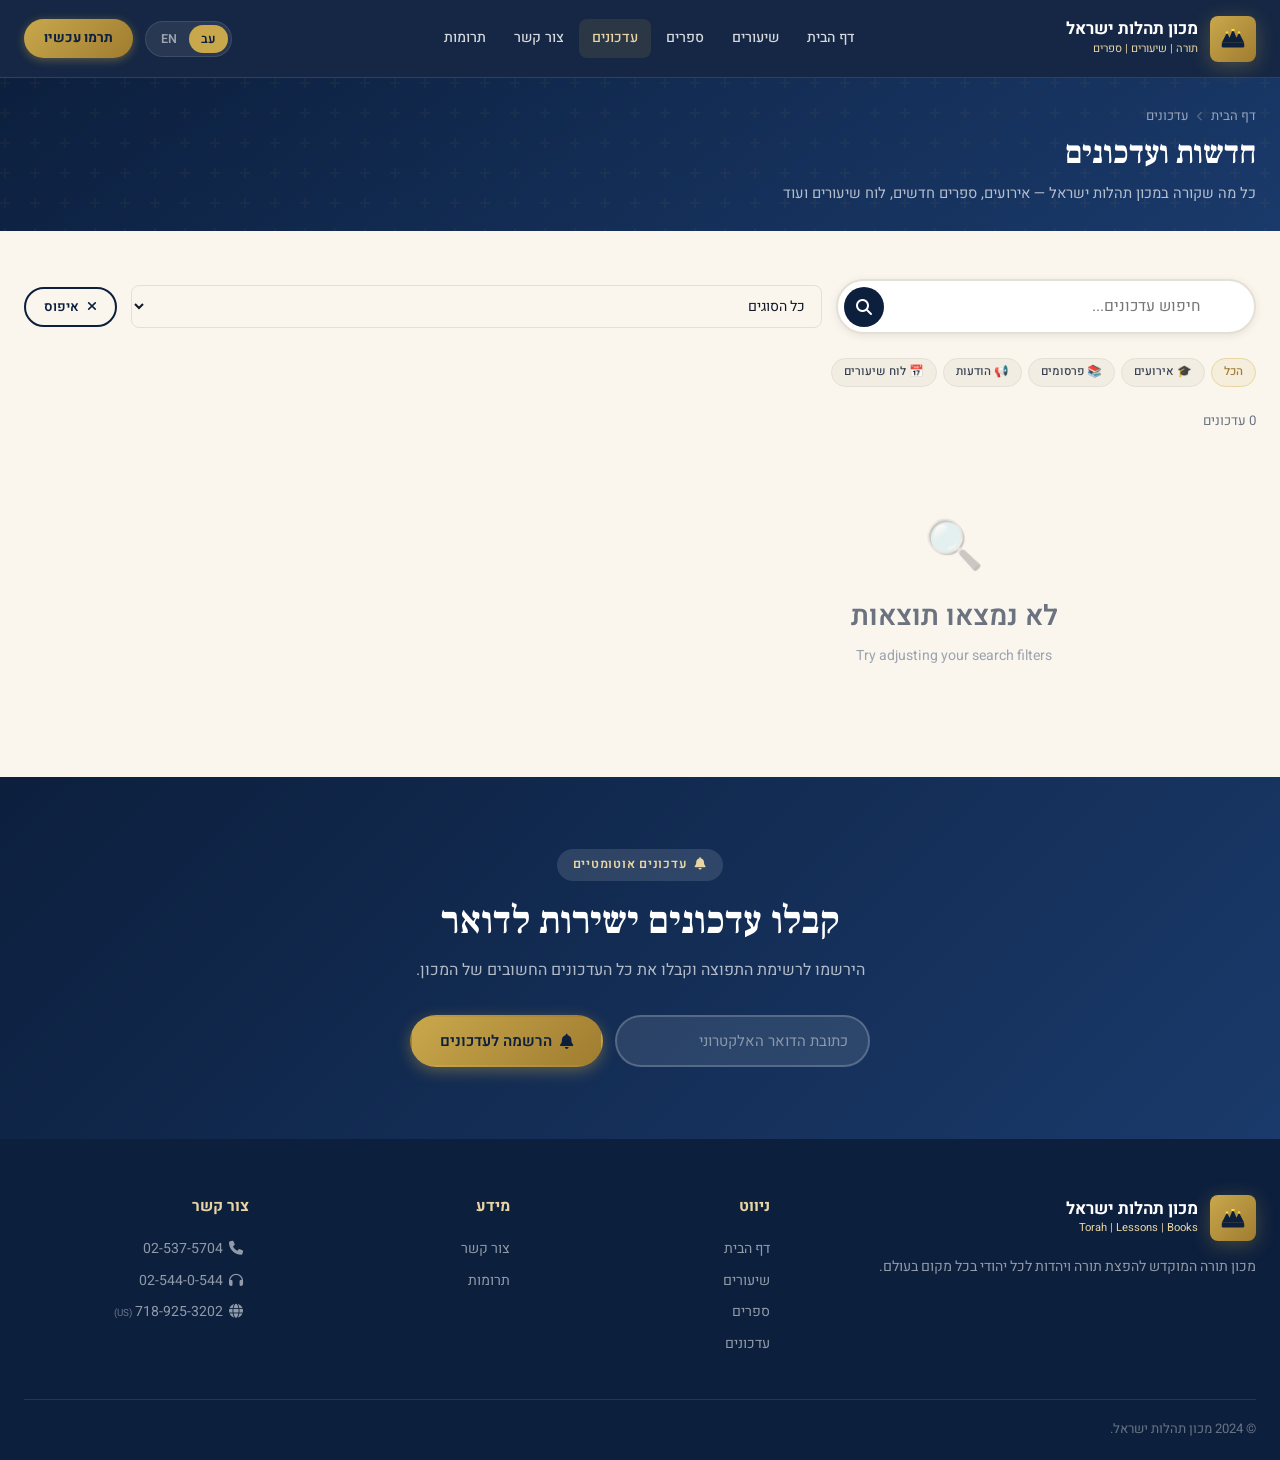
<file: updates.html>
<!DOCTYPE html>
<html lang="he" dir="rtl">
<head>
  <meta charset="UTF-8">
  <meta name="viewport" content="width=device-width, initial-scale=1.0">
  <title>עדכונים ואירועים — מכון תהלות ישראל</title>
  <link rel="stylesheet" href="css/style.css">
  <link rel="stylesheet" href="https://cdnjs.cloudflare.com/ajax/libs/font-awesome/6.5.0/css/all.min.css">
  <style>
    .update-card-full {
      background: #fff; border-radius: var(--r-lg); box-shadow: var(--shadow-sm);
      border: 1px solid var(--border-light); overflow: hidden; transition: var(--tr); cursor: pointer;
    }
    .update-card-full:hover { transform: translateY(-4px); box-shadow: var(--shadow-lg); border-color: var(--gold-light); }
    .update-card-top { padding: 24px; display: flex; gap: 18px; align-items: flex-start; }
    .update-card-emoji { font-size: 40px; line-height: 1; min-width: 52px; text-align: center; }
    .update-card-content { flex: 1; }
    .update-card-title { font-size: 1.05rem; font-weight: 700; color: var(--primary); margin-bottom: 10px; line-height: 1.4; }
    .update-card-text  { font-size: .88rem; color: var(--text-light); line-height: 1.75; }
    .update-card-footer { padding: 14px 24px; background: var(--cream); border-top: 1px solid var(--border-light); display: flex; align-items: center; justify-content: space-between; flex-wrap: wrap; gap: 8px; }
    .featured-strip { background: linear-gradient(135deg, var(--primary), var(--primary-light)); border-radius: var(--r-xl); padding: 36px; margin-bottom: 32px; color: #fff; display: flex; gap: 24px; align-items: center; }
    .featured-strip-icon { font-size: 56px; line-height: 1; }
    .featured-strip-title { font-size: 1.3rem; font-weight: 700; margin-bottom: 8px; font-family: var(--font-display); }
    .featured-strip-text  { font-size: .92rem; color: rgba(255,255,255,.75); line-height: 1.7; }
    .cat-pill { padding: 4px 12px; border-radius: var(--r-full); font-size: .72rem; font-weight: 600; }
    .cat-event        { background: rgba(99,102,241,.12); color: #4f46e5; }
    .cat-publication  { background: var(--gold-lighter); color: var(--gold-dark); }
    .cat-announcement { background: rgba(5,150,105,.1); color: var(--success); }
    .cat-schedule     { background: rgba(12,31,61,.1); color: var(--primary); }
  </style>
</head>
<body>

<nav class="navbar" id="navbar">
  <div class="nav-container">
    <a href="index.html" class="nav-logo">
      <div class="nav-logo-icon">
        <svg viewBox="0 0 30 22" width="26" height="19" fill="none" xmlns="http://www.w3.org/2000/svg">
          <path d="M2,16 L5,10 L8,4 L11,10 L15,0 L19,10 L22,4 L25,10 L28,16 Z" fill="#0c1f3d"/>
          <rect x="2" y="16" width="26" height="5.5" rx="1.5" fill="#0c1f3d"/>
          <circle cx="8"  cy="4"   r="1.5" fill="rgba(255,215,60,0.95)"/>
          <circle cx="15" cy="0.8" r="1.9" fill="rgba(255,215,60,1)"/>
          <circle cx="22" cy="4"   r="1.5" fill="rgba(255,215,60,0.95)"/>
        </svg>
      </div>
      <div>
        <div class="nav-logo-title" data-he="מכון תהלות ישראל" data-en="Tehillot Israel Institute">מכון תהלות ישראל</div>
        <div class="nav-logo-sub" data-he="תורה | שיעורים | ספרים" data-en="Torah | Lessons | Books">תורה | שיעורים | ספרים</div>
      </div>
    </a>
    <div class="nav-links" id="navLinks">
      <a href="index.html" data-he="דף הבית" data-en="Home">דף הבית</a>
      <a href="lessons.html" data-he="שיעורים" data-en="Lessons">שיעורים</a>
      <a href="books.html" data-he="ספרים" data-en="Books">ספרים</a>
      <a href="updates.html" class="active" data-he="עדכונים" data-en="Updates">עדכונים</a>
      <a href="contact.html" data-he="צור קשר" data-en="Contact">צור קשר</a>
      <a href="donate.html" data-he="תרומות" data-en="Donate">תרומות</a>
    </div>
    <div class="nav-actions">
      <div class="lang-switcher">
        <button class="lang-btn active" data-lang="he">עב</button>
        <button class="lang-btn" data-lang="en">EN</button>
      </div>
      <a href="donate.html" class="btn-donate-nav" data-he="תרמו עכשיו" data-en="Donate Now">תרמו עכשיו</a>
      <div class="hamburger" onclick="document.getElementById('navLinks').classList.toggle('open')">
        <span></span><span></span><span></span>
      </div>
    </div>
  </div>
</nav>

<div class="main-content">
  <div class="page-header">
    <div class="container page-header-inner">
      <div class="breadcrumb">
        <a href="index.html" data-he="דף הבית" data-en="Home">דף הבית</a>
        <i class="fas fa-chevron-left"></i>
        <span data-he="עדכונים" data-en="Updates">עדכונים</span>
      </div>
      <h1 data-he="חדשות ועדכונים" data-en="News & Updates">חדשות ועדכונים</h1>
      <p data-he="כל מה שקורה במכון תהלות ישראל — אירועים, ספרים חדשים, לוח שיעורים ועוד" data-en="Everything happening at Tehillot Israel Institute — events, new books, lesson schedules and more">
        כל מה שקורה במכון תהלות ישראל — אירועים, ספרים חדשים, לוח שיעורים ועוד
      </p>
    </div>
  </div>

  <section class="section-sm">
    <div class="container">

      <!-- SEARCH + FILTER -->
      <div style="display:flex;gap:14px;flex-wrap:wrap;align-items:center;margin-bottom:24px">
        <div class="search-wrapper" style="flex:1;min-width:240px;max-width:420px">
          <input type="text" class="search-input" id="searchInput"
            data-he="חיפוש עדכונים..." data-en="Search updates..."
            placeholder="חיפוש עדכונים...">
          <button class="search-btn"><i class="fas fa-search"></i></button>
        </div>
        <div class="filter-group" style="min-width:160px">
          <select class="filter-select" id="filterCat">
            <option value="all" data-he="כל הסוגים" data-en="All Types">כל הסוגים</option>
            <option value="event" data-he="אירועים" data-en="Events">אירועים</option>
            <option value="publication" data-he="פרסומים" data-en="Publications">פרסומים</option>
            <option value="announcement" data-he="הודעות" data-en="Announcements">הודעות</option>
            <option value="schedule" data-he="לוח שיעורים" data-en="Schedule">לוח שיעורים</option>
          </select>
        </div>
        <button class="btn btn-outline-dark btn-sm" onclick="clearFilters()">
          <i class="fas fa-times"></i> <span data-he="איפוס" data-en="Clear">איפוס</span>
        </button>
      </div>

      <!-- CATEGORY TAGS -->
      <div class="tags" style="margin-bottom:24px">
        <span class="tag active" onclick="setTypeFilter('all',this)" data-he="הכל" data-en="All">הכל</span>
        <span class="tag" onclick="setTypeFilter('event',this)" data-he="🎓 אירועים" data-en="🎓 Events">🎓 אירועים</span>
        <span class="tag" onclick="setTypeFilter('publication',this)" data-he="📚 פרסומים" data-en="📚 Publications">📚 פרסומים</span>
        <span class="tag" onclick="setTypeFilter('announcement',this)" data-he="📢 הודעות" data-en="📢 Announcements">📢 הודעות</span>
        <span class="tag" onclick="setTypeFilter('schedule',this)" data-he="📅 לוח שיעורים" data-en="📅 Schedule">📅 לוח שיעורים</span>
      </div>

      <!-- FEATURED UPDATE -->
      <div id="featuredUpdate"></div>

      <!-- RESULTS COUNT -->
      <div class="flex-between" style="margin-bottom:16px">
        <span class="results-count" id="resultsCount"></span>
      </div>

      <!-- UPDATES GRID -->
      <div class="grid-2" id="updatesGrid"></div>
      <div id="pagination"></div>
    </div>
  </section>

  <!-- SUBSCRIBE STRIP -->
  <section class="subscribe-section">
    <div class="container">
      <div class="section-tag" style="background:rgba(255,255,255,.12);color:var(--gold-light);margin-bottom:16px">
        <i class="fas fa-bell"></i> <span data-he="עדכונים אוטומטיים" data-en="Auto Updates">עדכונים אוטומטיים</span>
      </div>
      <h2 data-he="קבלו עדכונים ישירות לדואר" data-en="Receive Updates Directly to Your Inbox">קבלו עדכונים ישירות לדואר</h2>
      <p data-he="הירשמו לרשימת התפוצה וקבלו את כל העדכונים החשובים של המכון." data-en="Sign up to our mailing list and receive all important institute updates.">
        הירשמו לרשימת התפוצה וקבלו את כל העדכונים החשובים של המכון.
      </p>
      <form id="subscribeForm" class="subscribe-form">
        <input type="email" name="email" class="subscribe-input" required
          data-he="כתובת הדואר האלקטרוני" data-en="Email address"
          placeholder="כתובת הדואר האלקטרוני">
        <button type="submit" class="btn btn-primary">
          <i class="fas fa-bell"></i>
          <span data-he="הרשמה לעדכונים" data-en="Subscribe">הרשמה לעדכונים</span>
        </button>
      </form>
    </div>
  </section>
</div>

<!-- FOOTER -->
<footer>
  <div class="container">
    <div class="footer-grid">
      <div>
        <a href="index.html" class="nav-logo" style="display:inline-flex">
          <div class="nav-logo-icon">
        <svg viewBox="0 0 30 22" width="26" height="19" fill="none" xmlns="http://www.w3.org/2000/svg">
          <path d="M2,16 L5,10 L8,4 L11,10 L15,0 L19,10 L22,4 L25,10 L28,16 Z" fill="#0c1f3d"/>
          <rect x="2" y="16" width="26" height="5.5" rx="1.5" fill="#0c1f3d"/>
          <circle cx="8"  cy="4"   r="1.5" fill="rgba(255,215,60,0.95)"/>
          <circle cx="15" cy="0.8" r="1.9" fill="rgba(255,215,60,1)"/>
          <circle cx="22" cy="4"   r="1.5" fill="rgba(255,215,60,0.95)"/>
        </svg>
      </div>
          <div>
            <div class="nav-logo-title" data-he="מכון תהלות ישראל" data-en="Tehillot Israel Institute">מכון תהלות ישראל</div>
            <div class="nav-logo-sub">Torah | Lessons | Books</div>
          </div>
        </a>
        <p class="footer-desc" data-he="מכון תורה המוקדש להפצת תורה ויהדות לכל יהודי בכל מקום בעולם." data-en="A Torah institute dedicated to spreading Torah and Judaism to every Jew everywhere.">מכון תורה המוקדש להפצת תורה ויהדות לכל יהודי בכל מקום בעולם.</p>
      </div>
      <div>
        <div class="footer-col-title" data-he="ניווט" data-en="Navigation">ניווט</div>
        <div class="footer-links">
          <a href="index.html" data-he="דף הבית" data-en="Home">דף הבית</a>
          <a href="lessons.html" data-he="שיעורים" data-en="Lessons">שיעורים</a>
          <a href="books.html" data-he="ספרים" data-en="Books">ספרים</a>
          <a href="updates.html" data-he="עדכונים" data-en="Updates">עדכונים</a>
        </div>
      </div>
      <div>
        <div class="footer-col-title" data-he="מידע" data-en="Info">מידע</div>
        <div class="footer-links">
          <a href="contact.html" data-he="צור קשר" data-en="Contact">צור קשר</a>
          <a href="donate.html" data-he="תרומות" data-en="Donate">תרומות</a>
        </div>
      </div>
      <div>
        <div class="footer-col-title" data-he="צור קשר" data-en="Contact">צור קשר</div>
        <div class="footer-links">
          <a href="tel:0253757504"><i class="fas fa-phone" style="margin-left:6px;margin-right:6px"></i>02-537-5704</a>
          <a href="tel:025440544"><i class="fas fa-headphones" style="margin-left:6px;margin-right:6px"></i>02-544-0-544</a>
          <a href="tel:+17189253202"><i class="fas fa-globe" style="margin-left:6px;margin-right:6px"></i>718-925-3202 <span style="font-size:.7em;opacity:.7">(US)</span></a>
        </div>
      </div>
    </div>
    <div class="footer-bottom">
      <p data-he="© 2024 מכון תהלות ישראל." data-en="© 2024 Tehillot Israel Institute.">© 2024 מכון תהלות ישראל.</p>
    </div>
  </div>
</footer>

<div class="audio-player" id="audioPlayer">
  <div class="player-track"><div class="player-thumb"><i class="fas fa-headphones"></i></div><div><div class="player-title">—</div><div class="player-speaker"></div></div></div>
  <div class="player-controls">
    <button class="player-btn player-prev"><i class="fas fa-step-backward"></i></button>
    <button class="player-btn player-play"><i class="fas fa-play"></i></button>
    <button class="player-btn player-next"><i class="fas fa-step-forward"></i></button>
  </div>
  <div class="player-progress"><div class="player-timeline"><div class="player-fill"></div></div><div class="player-time"><span class="player-cur">0:00</span><span class="player-dur">0:00</span></div></div>
  <div class="player-extras"><button class="speed-btn">1x</button><div class="vol-wrap"><span class="vol-icon"><i class="fas fa-volume-up"></i></span><input type="range" class="vol-slider" min="0" max="1" step="0.05" value="1"></div></div>
  <span class="player-close" onclick="Player.close()"><i class="fas fa-times"></i></span>
</div>
<div class="modal-overlay" id="lessonModal"><div class="modal"><div id="lessonModalBody"></div></div></div>
<div class="modal-overlay" id="bookModal"><div class="modal"><div id="bookModalBody"></div></div></div>
<div class="toast-container"></div>

<script src="js/data.js"></script>
<script src="js/app.js"></script>
<script>
const CAT_LABELS_HE = { event:'אירוע', publication:'פרסום', announcement:'הודעה', schedule:'לוח שיעורים' };
const CAT_LABELS_EN = { event:'Event', publication:'Publication', announcement:'Announcement', schedule:'Schedule' };
const CAT_CLASSES   = { event:'cat-event', publication:'cat-publication', announcement:'cat-announcement', schedule:'cat-schedule' };

function setTypeFilter(val, el) {
  document.getElementById('filterCat').value = val;
  document.querySelectorAll('.tags .tag').forEach(t => t.classList.remove('active'));
  if (el) el.classList.add('active');
  Paginator.page = 1;
  renderPage();
}

function getFilters() {
  return {
    q: document.getElementById('searchInput')?.value || '',
    category: document.getElementById('filterCat')?.value || 'all',
  };
}

function filterUpdates(items, opts) {
  let res = [...items];
  if (opts.q) {
    const ql = opts.q.toLowerCase();
    res = res.filter(u => [u.titleHe, u.titleEn, u.contentHe, u.contentEn].some(f => f && f.toLowerCase().includes(ql)));
  }
  if (opts.category && opts.category !== 'all') res = res.filter(u => u.category === opts.category);
  res.sort((a, b) => b.date.localeCompare(a.date));
  return res;
}

function renderPage() {
  const lang = Lang.current;
  const opts = getFilters();
  const all = getData('updates');
  const filtered = filterUpdates(all, opts);
  const countEl = document.getElementById('resultsCount');
  if (countEl) countEl.textContent = `${filtered.length} ${lang === 'he' ? 'עדכונים' : 'updates'}`;

  // Featured (first featured item)
  const featEl = document.getElementById('featuredUpdate');
  const featured = all.find(u => u.featured);
  if (featEl && featured) {
    const title   = lang === 'he' ? featured.titleHe : (featured.titleEn||featured.titleHe);
    const content = lang === 'he' ? featured.contentHe : (featured.contentEn||featured.contentHe);
    const catLbl  = lang === 'he' ? (CAT_LABELS_HE[featured.category]||featured.category) : (CAT_LABELS_EN[featured.category]||featured.category);
    featEl.innerHTML = `
      <div class="featured-strip fade-in" style="margin-bottom:28px">
        <div class="featured-strip-icon">${featured.image||'📢'}</div>
        <div style="flex:1">
          <div style="display:flex;align-items:center;gap:10px;margin-bottom:10px;flex-wrap:wrap">
            <span class="cat-pill ${CAT_CLASSES[featured.category]||''}">${catLbl}</span>
            <span style="font-size:.78rem;color:rgba(255,255,255,.5)">${featured.date}</span>
            <span style="font-size:.78rem;background:var(--gold);color:var(--primary);padding:3px 10px;border-radius:var(--r-full);font-weight:600"
              data-he="מוצג" data-en="Featured">${lang==='he'?'מוצג':'Featured'}</span>
          </div>
          <div class="featured-strip-title">${title}</div>
          <div class="featured-strip-text">${content}</div>
        </div>
      </div>`;
  }

  // Grid
  Paginator.render('updatesGrid', filtered, u => {
    const title   = lang === 'he' ? u.titleHe : (u.titleEn||u.titleHe);
    const content = lang === 'he' ? u.contentHe : (u.contentEn||u.contentHe);
    const catLbl  = lang === 'he' ? (CAT_LABELS_HE[u.category]||u.category) : (CAT_LABELS_EN[u.category]||u.category);
    const d = new Date(u.date);
    const day = d.getDate();
    const mon = d.toLocaleString(lang === 'he' ? 'he-IL' : 'en-US', { month: 'short' });
    return `
      <div class="update-card-full fade-in">
        <div class="update-card-top">
          <div class="update-card-emoji">${u.image||'📢'}</div>
          <div class="update-card-content">
            <div style="display:flex;align-items:center;gap:8px;margin-bottom:8px;flex-wrap:wrap">
              <span class="cat-pill ${CAT_CLASSES[u.category]||''}">${catLbl}</span>
              ${u.featured ? `<span style="font-size:.7rem;background:var(--gold-lighter);color:var(--gold-dark);padding:2px 8px;border-radius:var(--r-full);font-weight:600">${lang==='he'?'מוצג':'Featured'}</span>` : ''}
            </div>
            <div class="update-card-title">${title}</div>
            <div class="update-card-text">${content}</div>
          </div>
        </div>
        <div class="update-card-footer">
          <span style="font-size:.8rem;color:var(--text-muted);display:flex;align-items:center;gap:6px">
            <i class="far fa-calendar"></i> ${day} ${mon}
          </span>
          <div style="display:flex;gap:8px">
            <a href="contact.html" class="btn btn-outline-dark btn-sm">
              <i class="fas fa-envelope"></i> <span data-he="פרטים נוספים" data-en="More Info">${lang==='he'?'פרטים נוספים':'More Info'}</span>
            </a>
          </div>
        </div>
      </div>`;
  });
}

function clearFilters() {
  document.getElementById('searchInput').value = '';
  document.getElementById('filterCat').value = 'all';
  document.querySelectorAll('.tags .tag').forEach(t => t.classList.remove('active'));
  document.querySelector('.tags .tag')?.classList.add('active');
  Paginator.page = 1;
  renderPage();
}

function initPage() {
  let debounce;
  document.getElementById('searchInput').addEventListener('input', () => { clearTimeout(debounce); debounce = setTimeout(() => { Paginator.page=1; renderPage(); }, 300); });
  document.getElementById('filterCat').addEventListener('change', e => { Paginator.page=1; renderPage(); });
  renderPage();
}

function onLangChange() { renderPage(); }
</script>
</body>
</html>
</file>
<file: css/style.css>
/* =====================================================
   מכון תהלות ישראל — Tehillot Israel Institute
   Complete Stylesheet | עיצוב מלא
   ===================================================== */

@import url('https://fonts.googleapis.com/css2?family=Heebo:wght@300;400;500;600;700;800;900&family=Frank+Ruhl+Libre:wght@300;400;500;700;900&family=Poppins:wght@300;400;500;600;700;800&display=swap');

/* ===== CSS VARIABLES ===== */
:root {
  --primary:        #0c1f3d;
  --primary-light:  #1a3a6b;
  --primary-mid:    #2a5499;
  --gold:           #c9a84c;
  --gold-light:     #e8d5a3;
  --gold-lighter:   #f5eedc;
  --gold-dark:      #a07c30;
  --white:          #ffffff;
  --cream:          #faf6ee;
  --light-bg:       #f2ede3;
  --text-dark:      #111827;
  --text-med:       #374151;
  --text-light:     #6b7280;
  --text-muted:     #9ca3af;
  --border:         #e5e0d5;
  --border-light:   #f0ece4;
  --danger:         #dc2626;
  --success:        #059669;
  --shadow-xs:  0 1px 3px rgba(0,0,0,.06);
  --shadow-sm:  0 2px 8px rgba(0,0,0,.08);
  --shadow-md:  0 4px 20px rgba(0,0,0,.10);
  --shadow-lg:  0 8px 40px rgba(0,0,0,.14);
  --shadow-xl:  0 16px 60px rgba(0,0,0,.18);
  --shadow-gold: 0 4px 20px rgba(201,168,76,.30);
  --r-xs: 4px; --r-sm: 8px; --r-md: 12px;
  --r-lg: 16px; --r-xl: 24px; --r-full: 9999px;
  --tr: all .3s ease; --tr-fast: all .15s ease;
  --font-he: 'Heebo', Arial, sans-serif;
  --font-en: 'Poppins', Arial, sans-serif;
  --font-display: 'Frank Ruhl Libre', 'Heebo', serif;
  --nav-h: 78px;
  --player-h: 80px;
  --sidebar-w: 270px;
  --max-w: 1280px;
}

/* ===== RESET ===== */
*,*::before,*::after { box-sizing: border-box; margin: 0; padding: 0; }
html { scroll-behavior: smooth; font-size: 16px; }
body {
  font-family: var(--font-he);
  color: var(--text-dark);
  background: var(--cream);
  line-height: 1.6;
  direction: rtl;
  overflow-x: hidden;
  min-height: 100vh;
  display: flex;
  flex-direction: column;
}
body.lang-en { font-family: var(--font-en); direction: ltr; }
img { max-width: 100%; height: auto; }
a { text-decoration: none; color: inherit; }
ul, ol { list-style: none; }
button { cursor: pointer; border: none; background: none; font-family: inherit; }
input, textarea, select { font-family: inherit; }
::-webkit-scrollbar { width: 6px; }
::-webkit-scrollbar-track { background: var(--light-bg); }
::-webkit-scrollbar-thumb { background: var(--gold); border-radius: 3px; }

/* ===== TYPOGRAPHY ===== */
h1,h2,h3,h4,h5,h6 { font-weight: 700; line-height: 1.3; color: var(--primary); }
h1 { font-size: clamp(2rem, 5vw, 3.5rem); }
h2 { font-size: clamp(1.5rem, 3vw, 2.5rem); }
h3 { font-size: clamp(1.2rem, 2.5vw, 1.75rem); }
h4 { font-size: 1.2rem; }
p  { color: var(--text-med); line-height: 1.8; }

/* ===== LAYOUT ===== */
.container { max-width: var(--max-w); margin: 0 auto; padding: 0 24px; }
.section    { padding: 80px 0; }
.section-sm { padding: 48px 0; }
.grid-2 { display: grid; grid-template-columns: repeat(2,1fr); gap: 24px; }
.grid-3 { display: grid; grid-template-columns: repeat(3,1fr); gap: 24px; }
.grid-4 { display: grid; grid-template-columns: repeat(4,1fr); gap: 20px; }
.flex { display: flex; }
.flex-center { display: flex; align-items: center; justify-content: center; }
.flex-between { display: flex; align-items: center; justify-content: space-between; }
.gap-sm { gap: 8px; } .gap-md { gap: 16px; } .gap-lg { gap: 24px; }
.main-content { flex: 1; padding-top: var(--nav-h); }

/* ===== NAVBAR ===== */
.navbar {
  position: fixed; top: 0; right: 0; left: 0;
  height: var(--nav-h);
  background: rgba(12,31,61,.96);
  backdrop-filter: blur(20px);
  border-bottom: 1px solid rgba(201,168,76,.2);
  z-index: 1000; transition: var(--tr);
}
.navbar.scrolled { height: 64px; box-shadow: var(--shadow-lg); }
.nav-container {
  display: flex; align-items: center; justify-content: space-between;
  height: 100%; max-width: var(--max-w); margin: 0 auto; padding: 0 24px;
}
.nav-logo { display: flex; align-items: center; gap: 12px; }
.nav-logo-icon {
  width: 46px; height: 46px;
  background: linear-gradient(135deg, var(--gold) 0%, var(--gold-dark) 100%);
  border-radius: var(--r-sm); display: flex; align-items: center;
  justify-content: center;
  box-shadow: var(--shadow-gold); flex-shrink: 0; overflow: hidden;
}
.nav-logo-title { font-size: 1.05rem; font-weight: 700; color: #fff; line-height: 1.2; }
.nav-logo-sub   { font-size: .7rem; color: var(--gold-light); font-weight: 400; }
.nav-links { display: flex; align-items: center; gap: 2px; }
.nav-links a {
  padding: 8px 13px; color: rgba(255,255,255,.82);
  font-size: .88rem; font-weight: 500; border-radius: var(--r-sm);
  transition: var(--tr-fast);
}
.nav-links a:hover, .nav-links a.active { color: var(--gold-light); background: rgba(201,168,76,.12); }
.nav-actions { display: flex; align-items: center; gap: 12px; }
.lang-switcher {
  display: flex; background: rgba(255,255,255,.08);
  border-radius: var(--r-full); padding: 3px;
  border: 1px solid rgba(255,255,255,.1);
}
.lang-btn {
  padding: 5px 12px; font-size: .78rem; font-weight: 600;
  color: rgba(255,255,255,.55); border-radius: var(--r-full); transition: var(--tr-fast);
}
.lang-btn.active { background: var(--gold); color: var(--primary); }
.btn-donate-nav {
  padding: 9px 20px;
  background: linear-gradient(135deg, var(--gold) 0%, var(--gold-dark) 100%);
  color: var(--primary); font-weight: 700; font-size: .85rem;
  border-radius: var(--r-full); transition: var(--tr);
  box-shadow: 0 2px 10px rgba(201,168,76,.4);
}
.btn-donate-nav:hover { transform: translateY(-2px); box-shadow: var(--shadow-gold); }
.hamburger { display: none; flex-direction: column; gap: 5px; width: 28px; cursor: pointer; }
.hamburger span { display: block; height: 2px; background: #fff; border-radius: 2px; transition: var(--tr); }

/* ===== HERO ===== */
.hero {
  min-height: 100vh;
  background: linear-gradient(145deg, var(--primary) 0%, var(--primary-light) 55%, #0f3060 100%);
  position: relative; display: flex; align-items: center; overflow: hidden;
  padding-top: var(--nav-h);
}
.hero::before {
  content: ''; position: absolute; inset: 0;
  background: url("data:image/svg+xml,%3Csvg width='60' height='60' viewBox='0 0 60 60' xmlns='http://www.w3.org/2000/svg'%3E%3Cg fill='%23c9a84c' fill-opacity='0.05'%3E%3Cpath d='M36 34v-4h-2v4h-4v2h4v4h2v-4h4v-2h-4zm0-30V0h-2v4h-4v2h4v4h2V6h4V4h-4zM6 34v-4H4v4H0v2h4v4h2v-4h4v-2H6zM6 4V0H4v4H0v2h4v4h2V6h4V4H6z'/%3E%3C/g%3E%3C/svg%3E");
}
.hero::after {
  content: ''; position: absolute; top: -30%; right: -10%;
  width: 70%; height: 140%;
  background: radial-gradient(ellipse, rgba(201,168,76,.07) 0%, transparent 65%);
  pointer-events: none;
}
.hero-inner {
  position: relative; z-index: 2;
  width: 100%; max-width: var(--max-w); margin: 0 auto; padding: 60px 24px 80px;
  display: grid; grid-template-columns: 1fr 1fr; gap: 60px; align-items: center;
}
.hero-badge {
  display: inline-flex; align-items: center; gap: 8px;
  padding: 8px 16px;
  background: rgba(201,168,76,.15); border: 1px solid rgba(201,168,76,.3);
  border-radius: var(--r-full); color: var(--gold-light);
  font-size: .83rem; font-weight: 500; margin-bottom: 24px;
}
.hero-badge-dot { width: 6px; height: 6px; background: var(--gold); border-radius: 50%; animation: pulse 2s infinite; }
@keyframes pulse { 0%,100% { opacity:1; transform:scale(1); } 50% { opacity:.5; transform:scale(.8); } }
.hero-title {
  font-family: var(--font-display);
  font-size: clamp(2.4rem, 6vw, 4.2rem); font-weight: 900;
  color: #fff; line-height: 1.15; margin-bottom: 16px;
}
.hero-title span {
  background: linear-gradient(135deg, var(--gold) 0%, var(--gold-light) 100%);
  -webkit-background-clip: text; -webkit-text-fill-color: transparent; background-clip: text;
}
.hero-subtitle { font-size: clamp(1rem, 2.5vw, 1.25rem); color: rgba(255,255,255,.72); margin-bottom: 36px; line-height: 1.8; }
.hero-stats { display: flex; gap: 32px; margin-bottom: 40px; }
.hero-stat-num { font-size: 2rem; font-weight: 800; color: var(--gold); line-height: 1; }
.hero-stat-lbl { font-size: .78rem; color: rgba(255,255,255,.55); margin-top: 4px; }
.hero-btns { display: flex; gap: 14px; flex-wrap: wrap; }
/* Floating visual */
.hero-visual { position: relative; display: flex; align-items: center; justify-content: center; }
.hero-cards { position: relative; width: 360px; height: 460px; }
.floating-card {
  position: absolute; background: rgba(255,255,255,.08);
  backdrop-filter: blur(16px); border: 1px solid rgba(255,255,255,.12);
  border-radius: var(--r-lg); padding: 20px; color: #fff; transition: var(--tr);
}
.fc1 { width: 230px; top: 0; right: 0; animation: fl1 6s ease-in-out infinite; }
.fc2 { width: 210px; bottom: 40px; left: 0; animation: fl2 8s ease-in-out infinite; }
.fc3 { width: 190px; top: 48%; left: 50%; transform: translate(-50%,-50%); animation: fl3 7s ease-in-out infinite; }
@keyframes fl1 { 0%,100% { transform:translateY(0); } 50% { transform:translateY(-18px); } }
@keyframes fl2 { 0%,100% { transform:translateY(0); } 50% { transform:translateY(14px); } }
@keyframes fl3 { 0%,100% { transform:translate(-50%,-50%) translateY(0); } 50% { transform:translate(-50%,-50%) translateY(-12px); } }
.fc-icon {
  width: 38px; height: 38px;
  background: linear-gradient(135deg, var(--gold), var(--gold-dark));
  border-radius: var(--r-sm); display: flex; align-items: center;
  justify-content: center; font-size: 17px; margin-bottom: 10px;
  color: var(--primary);
}
.fc-title { font-size: .82rem; font-weight: 600; margin-bottom: 5px; }
.fc-desc  { font-size: .73rem; color: rgba(255,255,255,.6); line-height: 1.5; }
/* Hero wave */
.hero-wave { position: absolute; bottom: -1px; left: 0; right: 0; line-height: 0; }
.hero-wave svg { display: block; width: 100%; }

/* ===== BUTTONS ===== */
.btn {
  display: inline-flex; align-items: center; gap: 8px;
  padding: 12px 28px; border-radius: var(--r-full);
  font-weight: 600; font-size: .95rem; transition: var(--tr);
  cursor: pointer; border: 2px solid transparent;
}
.btn-primary {
  background: linear-gradient(135deg, var(--gold) 0%, var(--gold-dark) 100%);
  color: var(--primary); box-shadow: 0 4px 15px rgba(201,168,76,.4);
}
.btn-primary:hover { transform: translateY(-3px); box-shadow: 0 8px 25px rgba(201,168,76,.5); }
.btn-outline { border-color: rgba(255,255,255,.3); color: #fff; background: rgba(255,255,255,.06); }
.btn-outline:hover { background: rgba(255,255,255,.13); border-color: rgba(255,255,255,.5); }
.btn-dark { background: var(--primary); color: #fff; }
.btn-dark:hover { background: var(--primary-light); transform: translateY(-2px); box-shadow: var(--shadow-md); }
.btn-outline-dark { border-color: var(--primary); color: var(--primary); background: transparent; }
.btn-outline-dark:hover { background: var(--primary); color: #fff; }
.btn-sm  { padding: 8px 18px; font-size: .83rem; }
.btn-lg  { padding: 15px 36px; font-size: 1rem; }
.btn-icon { padding: 9px; width: 38px; height: 38px; border-radius: var(--r-sm); justify-content: center; }

/* ===== SECTION HEADER ===== */
.section-header { text-align: center; margin-bottom: 48px; }
.section-tag {
  display: inline-flex; align-items: center; gap: 8px;
  padding: 6px 16px; background: var(--gold-lighter);
  color: var(--gold-dark); font-size: .78rem; font-weight: 600;
  border-radius: var(--r-full); margin-bottom: 14px; letter-spacing: .06em;
}
.section-title { font-family: var(--font-display); margin-bottom: 14px; }
body.lang-en .section-title { font-family: var(--font-en); }
.section-desc { max-width: 540px; margin: 0 auto; color: var(--text-light); font-size: 1.03rem; }
.section-link { display: inline-flex; align-items: center; gap: 6px; color: var(--gold-dark); font-weight: 600; font-size: .9rem; margin-top: 32px; transition: var(--tr-fast); }
.section-link:hover { gap: 10px; color: var(--primary); }

/* ===== STATS ===== */
.stats-section { background: #fff; padding: 56px 0; }
.stats-grid { display: grid; grid-template-columns: repeat(4,1fr); gap: 20px; }
.stat-card {
  text-align: center; padding: 28px 20px; border-radius: var(--r-lg);
  background: var(--cream); border: 1px solid var(--border-light); transition: var(--tr);
}
.stat-card:hover { transform: translateY(-4px); box-shadow: var(--shadow-md); }
.stat-icon {
  width: 52px; height: 52px;
  background: linear-gradient(135deg, var(--primary), var(--primary-light));
  border-radius: var(--r-md); display: flex; align-items: center;
  justify-content: center; font-size: 22px; color: var(--gold-light); margin: 0 auto 14px;
}
.stat-num  { font-size: 2.4rem; font-weight: 800; color: var(--primary); line-height: 1; margin-bottom: 5px; }
.stat-lbl  { font-size: .88rem; color: var(--text-light); font-weight: 500; }

/* ===== CARDS ===== */
.card {
  background: #fff; border-radius: var(--r-lg);
  box-shadow: var(--shadow-sm); border: 1px solid var(--border-light); transition: var(--tr); overflow: hidden;
}
.card:hover { transform: translateY(-4px); box-shadow: var(--shadow-lg); border-color: var(--gold-light); }

/* Lesson Card */
.card-lesson { padding: 20px; cursor: pointer; }
.card-lesson-head { display: flex; align-items: flex-start; gap: 14px; margin-bottom: 12px; }
.lesson-icon {
  width: 48px; height: 48px; min-width: 48px;
  background: linear-gradient(135deg, var(--primary-mid), var(--primary));
  border-radius: var(--r-md); display: flex; align-items: center;
  justify-content: center; color: var(--gold-light); font-size: 19px;
}
.lesson-title { font-size: .97rem; font-weight: 700; color: var(--primary); margin-bottom: 6px; line-height: 1.4; }
.lesson-desc  { font-size: .85rem; color: var(--text-light); line-height: 1.6; display: -webkit-box; -webkit-line-clamp: 2; -webkit-box-orient: vertical; overflow: hidden; margin-bottom: 12px; }
.lesson-actions { display: flex; align-items: center; gap: 8px; flex-wrap: wrap; }

/* Book Card — modernised */
.card-book {
  display: flex; flex-direction: column;
  transition: transform .25s ease, box-shadow .25s ease;
  border-radius: var(--r-lg); overflow: hidden;
}
.card-book:hover { transform: translateY(-6px); box-shadow: 0 16px 48px rgba(12,31,61,.18); }
.book-cover {
  height: 210px; position: relative; overflow: hidden;
  background: linear-gradient(150deg, #0c1f3d 0%, #1a3a6b 55%, #2a5499 100%);
  display: flex; align-items: center; justify-content: center;
}
.book-spine {
  position: absolute; right: 0; top: 0; bottom: 0; width: 14px;
  background: linear-gradient(to left, rgba(0,0,0,.45), rgba(0,0,0,.1));
  z-index: 1;
}
body.lang-en .book-spine { right: auto; left: 0; }
.book-cover-inner { font-size: 58px; position: relative; z-index: 2;
  filter: drop-shadow(0 4px 16px rgba(0,0,0,.4));
  transition: transform .3s ease;
}
.card-book:hover .book-cover-inner { transform: scale(1.08); }
.book-cover::after {
  content:''; position:absolute; inset:0;
  background: linear-gradient(to bottom, transparent 40%, rgba(0,0,0,.45));
  z-index: 3;
}
.book-cat-badge {
  position: absolute; bottom: 12px; right: 14px; z-index: 4;
  padding: 4px 10px; border-radius: var(--r-full); font-size: .7rem; font-weight: 700;
  background: var(--gold); color: var(--primary); letter-spacing: .2px;
}
body.lang-en .book-cat-badge { right: auto; left: 14px; }
.book-feat-badge {
  position: absolute; top: 12px; right: 14px; z-index: 4;
  width: 26px; height: 26px; border-radius: 50%;
  background: rgba(201,168,76,.9); display:flex;align-items:center;justify-content:center;
  font-size: .7rem; color: var(--primary);
}
body.lang-en .book-feat-badge { right: auto; left: 14px; }
.book-body { padding: 16px; flex: 1; display: flex; flex-direction: column; }
.book-title  { font-size: .93rem; font-weight: 700; color: var(--primary); margin-bottom: 8px; line-height: 1.4; }
.book-meta-row { display:flex; flex-wrap:wrap; gap:4px; margin-bottom: 8px; }
.book-desc   { font-size: .81rem; color: var(--text-light); line-height: 1.6; display: -webkit-box; -webkit-line-clamp: 3; -webkit-box-orient: vertical; overflow: hidden; flex: 1; margin-bottom: 10px; }
.book-actions { display: flex; gap: 6px; margin-top: auto; }

/* Update Card */
.card-update { padding: 22px; cursor: pointer; display: flex; gap: 18px; }
.update-datebox {
  min-width: 58px; height: 58px;
  background: var(--primary); border-radius: var(--r-md);
  display: flex; flex-direction: column; align-items: center; justify-content: center; color: #fff;
}
.upd-day { font-size: 1.4rem; font-weight: 800; line-height: 1; }
.upd-mon { font-size: .65rem; opacity: .7; text-transform: uppercase; }
.update-body { flex: 1; }
.update-title   { font-size: .95rem; font-weight: 700; color: var(--primary); margin-bottom: 6px; line-height: 1.4; }
.update-excerpt { font-size: .83rem; color: var(--text-light); line-height: 1.6; display: -webkit-box; -webkit-line-clamp: 2; -webkit-box-orient: vertical; overflow: hidden; }

/* ===== BADGES ===== */
.badge {
  display: inline-flex; align-items: center; gap: 4px;
  padding: 3px 10px; border-radius: var(--r-full); font-size: .73rem; font-weight: 500;
}
.badge-blue   { background: rgba(12,31,61,.09); color: var(--primary); }
.badge-gold   { background: var(--gold-lighter); color: var(--gold-dark); }
.badge-green  { background: rgba(5,150,105,.1); color: var(--success); }
.badge-red    { background: rgba(220,38,38,.08); color: var(--danger); }

/* ===== PAGE HEADER ===== */
.page-header {
  background: linear-gradient(145deg, var(--primary) 0%, var(--primary-light) 100%);
  padding: 28px 0 24px; position: relative; overflow: hidden;
}
.page-header::before {
  content:''; position:absolute; inset:0;
  background: url("data:image/svg+xml,%3Csvg width='60' height='60' viewBox='0 0 60 60' xmlns='http://www.w3.org/2000/svg'%3E%3Cg fill='%23c9a84c' fill-opacity='0.05'%3E%3Cpath d='M36 34v-4h-2v4h-4v2h4v4h2v-4h4v-2h-4zm0-30V0h-2v4h-4v2h4v4h2V6h4V4h-4zM6 34v-4H4v4H0v2h4v4h2v-4h4v-2H6zM6 4V0H4v4H0v2h4v4h2V6h4V4H6z'/%3E%3C/g%3E%3C/svg%3E");
}
.page-header-inner { position: relative; z-index: 2; }
.breadcrumb { display: flex; align-items: center; gap: 8px; font-size: .82rem; color: rgba(255,255,255,.55); margin-bottom: 6px; }
.breadcrumb a { color: rgba(255,255,255,.55); transition: var(--tr-fast); }
.breadcrumb a:hover { color: var(--gold-light); }
.breadcrumb i { font-size: .6rem; opacity: .5; }
.page-header h1 { font-family: var(--font-display); color: #fff; font-size: clamp(1.4rem, 3vw, 2rem); margin-bottom: 6px; }
body.lang-en .page-header h1 { font-family: var(--font-en); }
.page-header p { color: rgba(255,255,255,.68); font-size: .92rem; margin: 0; }

/* ===== SEARCH & FILTERS ===== */
.search-wrapper { position: relative; }
.search-input {
  width: 100%; padding: 14px 54px 14px 20px;
  background: #fff; border: 2px solid var(--border);
  border-radius: var(--r-full); font-size: .97rem;
  color: var(--text-dark); transition: var(--tr); box-shadow: var(--shadow-sm);
}
body.lang-en .search-input { padding: 14px 20px 14px 54px; }
.search-input:focus { outline: none; border-color: var(--gold); box-shadow: 0 0 0 4px rgba(201,168,76,.14); }
.search-btn {
  position: absolute; left: 8px; top: 50%; transform: translateY(-50%);
  width: 40px; height: 40px; background: var(--primary); color: #fff;
  border-radius: var(--r-full); display: flex; align-items: center; justify-content: center;
  font-size: 16px; transition: var(--tr);
}
body.lang-en .search-btn { left: auto; right: 8px; }
.search-btn:hover { background: var(--gold); color: var(--primary); }

.filters-bar {
  background: #fff; border-radius: var(--r-lg); padding: 18px 22px;
  box-shadow: var(--shadow-sm); border: 1px solid var(--border-light);
  margin-bottom: 24px; display: flex; flex-wrap: wrap; gap: 14px; align-items: flex-end;
}
.filter-group { display: flex; flex-direction: column; gap: 5px; min-width: 150px; flex: 1; }
.filter-label { font-size: .76rem; font-weight: 600; color: var(--text-med); text-transform: uppercase; letter-spacing: .05em; }
.filter-select, .filter-input {
  padding: 9px 12px; border: 1.5px solid var(--border); border-radius: var(--r-sm);
  font-size: .88rem; color: var(--text-dark); background: var(--cream);
  transition: var(--tr-fast); font-family: inherit;
}
.filter-select:focus, .filter-input:focus { outline: none; border-color: var(--gold); }
.filter-btn-group { display: flex; gap: 8px; align-items: center; }
.results-count { font-size: .83rem; color: var(--text-light); }
.view-toggle { display: flex; gap: 4px; }
.view-btn { width: 36px; height: 36px; border-radius: var(--r-sm); display: flex; align-items: center; justify-content: center; color: var(--text-light); background: var(--cream); border: 1.5px solid var(--border); transition: var(--tr-fast); }
.view-btn.active { background: var(--primary); color: #fff; border-color: var(--primary); }

/* Tags */
.tags { display: flex; flex-wrap: wrap; gap: 6px; }
.tag {
  padding: 4px 12px; border-radius: var(--r-full); font-size: .73rem;
  font-weight: 500; background: var(--light-bg); color: var(--text-med);
  cursor: pointer; transition: var(--tr-fast); border: 1px solid var(--border);
}
.tag:hover, .tag.active { background: var(--gold-lighter); color: var(--gold-dark); border-color: var(--gold-light); }

/* ===== AUDIO PLAYER (Floating Draggable Window) ===== */
.audio-player {
  position: fixed; bottom: 24px; left: 24px;
  width: 330px;
  background: linear-gradient(150deg, #0a1628 0%, #152240 100%);
  border: 1px solid rgba(201,168,76,.3);
  border-radius: 14px;
  z-index: 900; display: none; flex-direction: column;
  box-shadow: 0 12px 50px rgba(0,0,0,.6), 0 0 0 1px rgba(255,255,255,.04);
  overflow: hidden;
}
.audio-player.active { display: flex; }
/* Drag handle */
.player-handle {
  display: flex; align-items: center; gap: 8px;
  padding: 9px 14px;
  background: rgba(0,0,0,.35);
  cursor: move;
  border-bottom: 1px solid rgba(255,255,255,.07);
  user-select: none; flex-shrink: 0;
}
.player-handle-title { flex: 1; font-size: .72rem; color: rgba(255,255,255,.45); font-weight: 500; }
.player-close-btn {
  color: rgba(255,255,255,.35); font-size: 14px; cursor: pointer;
  transition: color .15s; background: none; border: none; padding: 2px 6px; line-height: 1;
}
.player-close-btn:hover { color: #fff; }
/* Track info */
.player-track { display: flex; align-items: center; gap: 12px; padding: 14px 16px 8px; }
.player-thumb {
  width: 44px; height: 44px; min-width: 44px;
  background: linear-gradient(135deg, var(--gold), var(--gold-dark));
  border-radius: 10px; display: flex; align-items: center;
  justify-content: center; font-size: 18px; color: var(--primary);
}
.player-title   { font-size: .82rem; font-weight: 600; color: #fff; white-space: nowrap; overflow: hidden; text-overflow: ellipsis; max-width: 220px; }
.player-speaker { font-size: .72rem; color: var(--gold-light); margin-top: 2px; }
/* Controls */
.player-controls { display: flex; align-items: center; justify-content: center; gap: 8px; padding: 2px 16px 12px; }
.player-btn {
  width: 34px; height: 34px; border-radius: 50%;
  display: flex; align-items: center; justify-content: center;
  color: rgba(255,255,255,.65); font-size: 15px; transition: var(--tr-fast);
}
.player-btn:hover { color: #fff; }
.player-play {
  width: 48px; height: 48px; background: var(--gold);
  color: var(--primary); font-size: 18px; border-radius: 50%;
}
.player-play:hover { background: var(--gold-light); transform: scale(1.05); }
/* Progress */
.player-progress { padding: 0 16px 10px; display: flex; flex-direction: column; gap: 5px; }
.player-timeline {
  position: relative; height: 5px; background: rgba(255,255,255,.15);
  border-radius: 3px; cursor: pointer;
}
.player-fill { height: 100%; background: var(--gold); border-radius: 3px; width: 0%; transition: width .1s linear; }
.player-time { display: flex; justify-content: space-between; font-size: .7rem; color: rgba(255,255,255,.45); }
/* Extras */
.player-extras { display: flex; align-items: center; gap: 10px; padding: 8px 16px; border-top: 1px solid rgba(255,255,255,.06); }
.speed-btn {
  padding: 4px 8px; background: rgba(255,255,255,.1);
  border: 1px solid rgba(255,255,255,.15); border-radius: var(--r-sm);
  color: #fff; font-size: .78rem; cursor: pointer; font-family: inherit;
  transition: var(--tr-fast);
}
.speed-btn:hover { background: rgba(255,255,255,.18); }
.vol-wrap { display: flex; align-items: center; gap: 6px; margin-right: auto; }
.vol-icon { color: rgba(255,255,255,.6); font-size: 15px; cursor: pointer; }
.vol-slider {
  width: 72px; height: 4px; -webkit-appearance: none; appearance: none;
  background: rgba(255,255,255,.2); border-radius: 2px; cursor: pointer; outline: none;
}
.vol-slider::-webkit-slider-thumb { -webkit-appearance: none; width: 12px; height: 12px; border-radius: 50%; background: var(--gold); cursor: pointer; }
/* Floating player — no body padding needed */
body.player-open .main-content, body.player-open footer { padding-bottom: 0; }

/* ===== FORMS ===== */
.form-group { display: flex; flex-direction: column; gap: 6px; margin-bottom: 18px; }
.form-label { font-size: .85rem; font-weight: 600; color: var(--text-med); }
.form-control {
  padding: 12px 16px; border: 1.5px solid var(--border); border-radius: var(--r-md);
  font-size: .95rem; color: var(--text-dark); background: #fff;
  transition: var(--tr-fast); font-family: inherit; width: 100%;
}
.form-control:focus { outline: none; border-color: var(--gold); box-shadow: 0 0 0 3px rgba(201,168,76,.12); }
textarea.form-control { resize: vertical; min-height: 120px; }
.form-hint { font-size: .78rem; color: var(--text-muted); }
.form-row { display: grid; grid-template-columns: 1fr 1fr; gap: 16px; }

/* ===== MODAL ===== */
.modal-overlay {
  position: fixed; inset: 0; background: rgba(0,0,0,.6);
  backdrop-filter: blur(4px); z-index: 2000;
  display: flex; align-items: center; justify-content: center; padding: 24px;
  opacity: 0; pointer-events: none; transition: var(--tr);
}
.modal-overlay.active { opacity: 1; pointer-events: all; }
.modal {
  background: #fff; border-radius: var(--r-xl); padding: 36px;
  width: 100%; max-width: 580px; max-height: 88vh; overflow-y: auto;
  transform: translateY(20px) scale(.97); transition: var(--tr);
}
.modal-overlay.active .modal { transform: translateY(0) scale(1); }
.modal-header { display: flex; align-items: center; justify-content: space-between; margin-bottom: 22px; }
.modal-title { font-size: 1.2rem; font-weight: 700; color: var(--primary); }
.modal-close {
  width: 34px; height: 34px; border-radius: 50%;
  background: var(--light-bg); display: flex; align-items: center;
  justify-content: center; font-size: 17px; color: var(--text-light); cursor: pointer; transition: var(--tr-fast);
}
.modal-close:hover { background: #fee2e2; color: var(--danger); }

/* ===== TOAST ===== */
.toast-container { position: fixed; top: 90px; left: 50%; transform: translateX(-50%); z-index: 9999; display: flex; flex-direction: column; gap: 8px; pointer-events: none; }
.toast {
  padding: 13px 22px; border-radius: var(--r-full); font-size: .88rem;
  font-weight: 500; box-shadow: var(--shadow-lg); display: flex; align-items: center;
  gap: 10px; animation: slideDown .3s ease; pointer-events: all;
}
.toast-success { background: #064e3b; color: #fff; }
.toast-error   { background: #7f1d1d; color: #fff; }
.toast-info    { background: var(--primary); color: #fff; }
@keyframes slideDown { from { opacity:0; transform:translateY(-16px); } to { opacity:1; transform:translateY(0); } }

/* ===== SUBSCRIBE SECTION ===== */
.subscribe-section {
  background: linear-gradient(135deg, var(--primary) 0%, var(--primary-light) 100%);
  padding: 72px 0; text-align: center;
}
.subscribe-section h2 { color: #fff; margin-bottom: 10px; font-family: var(--font-display); }
body.lang-en .subscribe-section h2 { font-family: var(--font-en); }
.subscribe-section p { color: rgba(255,255,255,.68); margin-bottom: 30px; }
.subscribe-form { display: flex; gap: 12px; max-width: 460px; margin: 0 auto; }
.subscribe-input {
  flex: 1; padding: 13px 20px; border-radius: var(--r-full);
  border: 2px solid rgba(255,255,255,.2); background: rgba(255,255,255,.1);
  color: #fff; font-size: .93rem; font-family: inherit;
}
.subscribe-input::placeholder { color: rgba(255,255,255,.45); }
.subscribe-input:focus { outline: none; border-color: var(--gold); }

/* ===== DONATE PAGE ===== */
.donate-amounts { display: grid; grid-template-columns: repeat(3,1fr); gap: 10px; margin-bottom: 18px; }
.amt-btn {
  padding: 15px 10px; text-align: center; border: 2px solid var(--border);
  border-radius: var(--r-md); cursor: pointer; transition: var(--tr);
  font-weight: 700; font-size: 1.05rem; background: #fff; color: var(--text-dark);
  font-family: inherit;
}
.amt-btn:hover, .amt-btn.selected { border-color: var(--gold); background: var(--gold-lighter); color: var(--primary); }
.payment-methods { display: flex; gap: 10px; flex-wrap: wrap; margin-bottom: 20px; }
.pay-btn {
  flex: 1; min-width: 100px; padding: 14px; border: 2px solid var(--border);
  border-radius: var(--r-md); text-align: center; cursor: pointer;
  transition: var(--tr); background: #fff; font-size: .88rem; font-weight: 600;
  color: var(--text-med); display: flex; flex-direction: column; align-items: center; gap: 6px;
  font-family: inherit;
}
.pay-btn:hover, .pay-btn.selected { border-color: var(--primary); color: var(--primary); }
.pay-btn i { font-size: 20px; }

/* ===== CONTACT ===== */
.contact-info-card {
  background: #fff; border-radius: var(--r-lg); padding: 24px;
  border: 1px solid var(--border-light); box-shadow: var(--shadow-sm);
  margin-bottom: 14px; display: flex; align-items: flex-start; gap: 14px;
}
.cinfo-icon {
  width: 46px; height: 46px; min-width: 46px;
  background: var(--gold-lighter); border-radius: var(--r-md);
  display: flex; align-items: center; justify-content: center;
  font-size: 20px; color: var(--gold-dark);
}
.cinfo-title { font-size: .78rem; color: var(--text-light); font-weight: 600; margin-bottom: 3px; }
.cinfo-val   { font-size: .97rem; color: var(--primary); font-weight: 600; }

/* ===== PAGINATION ===== */
.pagination { display: flex; align-items: center; justify-content: center; gap: 6px; padding: 32px 0; }
.page-btn {
  width: 38px; height: 38px; border-radius: var(--r-sm);
  display: flex; align-items: center; justify-content: center;
  font-size: .88rem; font-weight: 600; color: var(--text-med);
  background: #fff; border: 1.5px solid var(--border); cursor: pointer; transition: var(--tr-fast);
}
.page-btn:hover { border-color: var(--gold); color: var(--gold-dark); }
.page-btn.active { background: var(--primary); color: #fff; border-color: var(--primary); }

/* ===== EMPTY STATE ===== */
.empty-state { text-align: center; padding: 60px 24px; }
.empty-icon { font-size: 48px; opacity: .3; margin-bottom: 14px; }
.empty-state h3 { color: var(--text-light); margin-bottom: 8px; font-weight: 600; }
.empty-state p { font-size: .88rem; color: var(--text-muted); }

/* ===== TABS ===== */
.tabs { display: flex; gap: 2px; border-bottom: 2px solid var(--border); margin-bottom: 24px; overflow-x: auto; }
.tab-btn {
  padding: 10px 18px; font-size: .88rem; font-weight: 600;
  color: var(--text-light); border-bottom: 2px solid transparent;
  margin-bottom: -2px; transition: var(--tr-fast); cursor: pointer;
  font-family: inherit; white-space: nowrap;
}
.tab-btn:hover { color: var(--primary); }
.tab-btn.active { color: var(--gold-dark); border-bottom-color: var(--gold); }

/* ===== LOADING ===== */
.loading { display: flex; align-items: center; justify-content: center; padding: 48px; }
.spinner { width: 36px; height: 36px; border: 3px solid var(--border); border-top-color: var(--gold); border-radius: 50%; animation: spin .8s linear infinite; }
@keyframes spin { to { transform: rotate(360deg); } }

/* ===== FOOTER ===== */
footer {
  background: var(--primary); color: #fff; padding: 56px 0 0; margin-top: auto;
}
.footer-grid { display: grid; grid-template-columns: 2fr 1fr 1fr 1fr; gap: 36px; padding-bottom: 44px; border-bottom: 1px solid rgba(255,255,255,.1); }
.footer-desc { color: rgba(255,255,255,.55); font-size: .88rem; line-height: 1.75; margin: 14px 0 22px; }
.social-links { display: flex; gap: 8px; }
.social-btn {
  width: 36px; height: 36px; border-radius: var(--r-sm);
  background: rgba(255,255,255,.07); border: 1px solid rgba(255,255,255,.1);
  color: rgba(255,255,255,.65); display: flex; align-items: center;
  justify-content: center; font-size: 15px; transition: var(--tr);
}
.social-btn:hover { background: var(--gold); color: var(--primary); border-color: var(--gold); }
.footer-col-title { font-size: .97rem; font-weight: 700; color: var(--gold-light); margin-bottom: 18px; }
.footer-links { display: flex; flex-direction: column; gap: 9px; }
.footer-links a { color: rgba(255,255,255,.55); font-size: .88rem; transition: var(--tr-fast); }
.footer-links a:hover { color: var(--gold-light); }
.footer-bottom { padding: 18px 0; display: flex; align-items: center; justify-content: space-between; }
.footer-bottom p { color: rgba(255,255,255,.38); font-size: .82rem; }

/* ===== ADMIN STYLES ===== */
.admin-wrap { font-family: var(--font-en); direction: ltr; background: #f0f2f5; min-height: 100vh; }
.admin-layout { display: grid; grid-template-columns: var(--sidebar-w) 1fr; min-height: 100vh; }
.admin-sidebar {
  background: var(--primary); padding: 0;
  position: sticky; top: 0; height: 100vh; overflow-y: auto; display: flex; flex-direction: column;
}
.admin-logo-wrap {
  padding: 22px 18px; border-bottom: 1px solid rgba(255,255,255,.09);
  display: flex; align-items: center; gap: 10px; flex-shrink: 0;
}
.admin-logo-icon { width: 38px; height: 38px; background: var(--gold); border-radius: var(--r-sm); display: flex; align-items: center; justify-content: center; font-size: 16px; color: var(--primary); font-weight: 800; flex-shrink: 0; }
.admin-logo-text { font-size: .85rem; font-weight: 700; color: #fff; line-height: 1.25; }
.admin-logo-sub  { font-size: .65rem; color: var(--gold-light); font-weight: 400; }
.sidebar-nav { display: flex; flex-direction: column; padding: 12px 0; flex: 1; }
.sidebar-sec  { padding: 10px 18px 4px; font-size: .65rem; font-weight: 600; color: rgba(255,255,255,.3); text-transform: uppercase; letter-spacing: .1em; margin-top: 4px; }
.sidebar-link {
  display: flex; align-items: center; gap: 11px; padding: 10px 18px;
  color: rgba(255,255,255,.6); font-size: .84rem; font-weight: 500; transition: var(--tr-fast);
  border-left: 3px solid transparent; cursor: pointer;
}
.sidebar-link i { width: 18px; text-align: center; font-size: 14px; }
.sidebar-link:hover { color: #fff; background: rgba(255,255,255,.05); }
.sidebar-link.active { color: var(--gold-light); background: rgba(201,168,76,.1); border-left-color: var(--gold); }
.admin-user { margin-top: auto; padding: 16px 18px; border-top: 1px solid rgba(255,255,255,.09); display: flex; align-items: center; gap: 10px; }
.admin-avatar { width: 32px; height: 32px; border-radius: 50%; background: var(--gold); color: var(--primary); display: flex; align-items: center; justify-content: center; font-weight: 700; font-size: .85rem; }
.admin-username { font-size: .83rem; color: rgba(255,255,255,.75); font-weight: 500; }
.admin-logout { margin-right: auto; color: rgba(255,255,255,.35); font-size: 14px; cursor: pointer; transition: var(--tr-fast); }
.admin-logout:hover { color: #fca5a5; }

.admin-main { padding: 28px 32px; overflow-y: auto; min-width: 0; }
.admin-topbar { display: flex; align-items: center; justify-content: space-between; margin-bottom: 24px; }
.admin-page-title { font-size: 1.4rem; font-weight: 700; color: var(--primary); }
.admin-page-sub   { font-size: .85rem; color: var(--text-light); }

.admin-stats { display: grid; grid-template-columns: repeat(4,1fr); gap: 16px; margin-bottom: 28px; }
.astat {
  background: #fff; border-radius: var(--r-lg); padding: 20px;
  box-shadow: var(--shadow-xs); border: 1px solid var(--border-light);
}
.astat-top { display: flex; align-items: center; justify-content: space-between; margin-bottom: 12px; }
.astat-icon { width: 40px; height: 40px; border-radius: var(--r-sm); display: flex; align-items: center; justify-content: center; font-size: 17px; }
.astat-num { font-size: 1.8rem; font-weight: 800; color: var(--primary); line-height: 1; margin-bottom: 3px; }
.astat-lbl { font-size: .82rem; color: var(--text-light); }

.acard { background: #fff; border-radius: var(--r-lg); box-shadow: var(--shadow-xs); border: 1px solid var(--border-light); margin-bottom: 20px; overflow: hidden; }
.acard-head { padding: 16px 20px; border-bottom: 1px solid var(--border-light); display: flex; align-items: center; justify-content: space-between; }
.acard-title { font-size: .97rem; font-weight: 700; color: var(--primary); }
.acard-body { padding: 20px; }

.atable { width: 100%; border-collapse: collapse; }
.atable th { text-align: left; padding: 10px 12px; font-size: .73rem; font-weight: 600; color: var(--text-light); text-transform: uppercase; letter-spacing: .05em; border-bottom: 1px solid var(--border); background: var(--cream); }
.atable td { padding: 13px 12px; font-size: .85rem; color: var(--text-med); border-bottom: 1px solid var(--border-light); vertical-align: middle; }
.atable tr:last-child td { border-bottom: none; }
.atable tr:hover td { background: rgba(201,168,76,.03); }
.atable-actions { display: flex; gap: 5px; }

.abtn { padding: 5px 11px; border-radius: var(--r-sm); font-size: .78rem; font-weight: 600; transition: var(--tr-fast); cursor: pointer; border: none; font-family: inherit; }
.abtn-primary { background: var(--primary); color: #fff; }
.abtn-primary:hover { background: var(--primary-light); }
.abtn-danger  { background: #fee2e2; color: var(--danger); }
.abtn-danger:hover { background: var(--danger); color: #fff; }
.abtn-warning { background: #fef3c7; color: #d97706; }
.abtn-warning:hover { background: #d97706; color: #fff; }
.abtn-success { background: #d1fae5; color: var(--success); }
.abtn-success:hover { background: var(--success); color: #fff; }

.admin-login-wrap { min-height: 100vh; display: flex; align-items: center; justify-content: center; background: linear-gradient(145deg, var(--primary), var(--primary-light)); padding: 24px; }
.admin-login-card { background: #fff; border-radius: var(--r-xl); padding: 44px; width: 100%; max-width: 420px; box-shadow: var(--shadow-xl); }

/* Upload area */
.upload-area {
  border: 2px dashed var(--border); border-radius: var(--r-lg); padding: 32px;
  text-align: center; cursor: pointer; transition: var(--tr); background: var(--cream);
}
.upload-area:hover, .upload-area.drag-over { border-color: var(--gold); background: var(--gold-lighter); }
.upload-icon { font-size: 36px; color: var(--text-muted); margin-bottom: 10px; }
.upload-area p { font-size: .88rem; color: var(--text-light); }
.upload-area span { color: var(--gold-dark); font-weight: 600; }

/* Admin form tabs */
.admin-tabs { display: flex; gap: 2px; border-bottom: 2px solid var(--border); margin-bottom: 24px; }
.admin-tab {
  padding: 10px 18px; font-size: .85rem; font-weight: 600; color: var(--text-light);
  border-bottom: 2px solid transparent; margin-bottom: -2px; cursor: pointer;
  font-family: inherit; transition: var(--tr-fast); background: none; border-top: none; border-left: none; border-right: none;
}
.admin-tab:hover { color: var(--primary); }
.admin-tab.active { color: var(--gold-dark); border-bottom-color: var(--gold); }

/* Role badge */
.role-badge { padding: 3px 10px; border-radius: var(--r-full); font-size: .72rem; font-weight: 600; }
.role-admin { background: rgba(12,31,61,.1); color: var(--primary); }
.role-editor { background: rgba(201,168,76,.15); color: var(--gold-dark); }
.role-viewer { background: rgba(5,150,105,.1); color: var(--success); }

/* ===== UTILITIES ===== */
.text-center { text-align: center; }
.text-gold   { color: var(--gold); }
.mt-auto     { margin-top: auto; }
.hidden      { display: none !important; }
.w-full      { width: 100%; }
mark { background: rgba(201,168,76,.28); color: inherit; border-radius: 2px; padding: 0 2px; }

/* ===== ANIMATIONS ===== */
.fade-in { animation: fadeIn .35s ease; }
@keyframes fadeIn { from { opacity:0; transform:translateY(8px); } to { opacity:1; transform:translateY(0); } }

/* ===== RESPONSIVE ===== */
@media (max-width: 1100px) {
  .grid-4 { grid-template-columns: repeat(2,1fr); }
  .footer-grid { grid-template-columns: 1fr 1fr; gap: 28px; }
  .stats-grid { grid-template-columns: repeat(2,1fr); }
  .hero-inner { grid-template-columns: 1fr; }
  .hero-visual { display: none; }
  .admin-stats { grid-template-columns: repeat(2,1fr); }
}
@media (max-width: 768px) {
  :root { --nav-h: 64px; --player-h: 70px; }
  .grid-2,.grid-3 { grid-template-columns: 1fr; }
  .nav-links { display: none; position: fixed; top: var(--nav-h); right: 0; left: 0; background: var(--primary); padding: 16px 24px; flex-direction: column; gap: 4px; border-bottom: 1px solid rgba(255,255,255,.1); z-index: 999; }
  .nav-links.open { display: flex; }
  .hamburger { display: flex; }
  .footer-grid { grid-template-columns: 1fr; gap: 22px; }
  .audio-player { width: calc(100vw - 32px); left: 16px; right: 16px; bottom: 16px; }
  .player-title { max-width: 160px; }
  .admin-layout { grid-template-columns: 1fr; }
  .admin-sidebar { display: none; }
  .donate-amounts { grid-template-columns: 1fr 1fr; }
  .subscribe-form { flex-direction: column; }
  .form-row { grid-template-columns: 1fr; }
  .filters-bar { flex-direction: column; }
  .filter-group { min-width: 100%; }
}
@media (max-width: 480px) {
  .container { padding: 0 16px; }
  .grid-4 { grid-template-columns: 1fr; }
  .stats-grid { grid-template-columns: 1fr 1fr; }
  .hero-btns { flex-direction: column; }
  .donate-amounts { grid-template-columns: 1fr; }
  .admin-stats { grid-template-columns: 1fr; }
}
</file>
